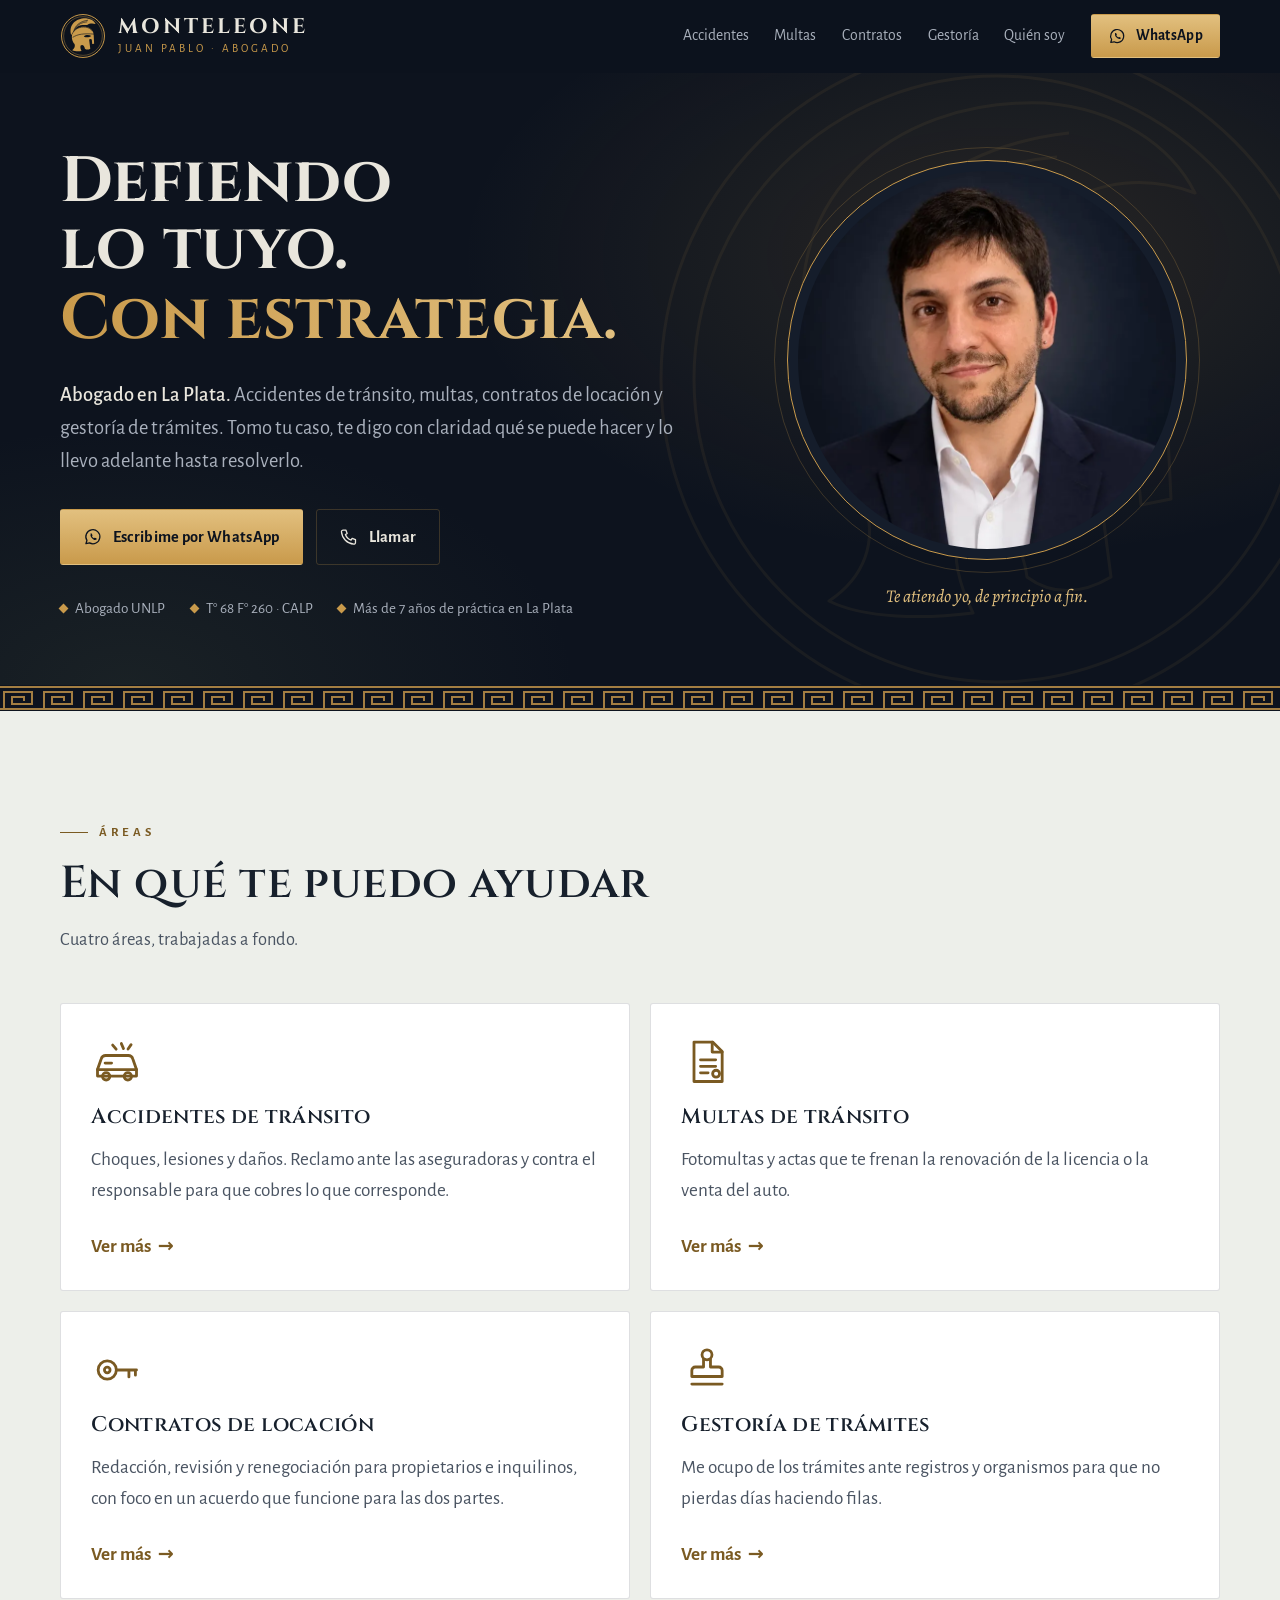
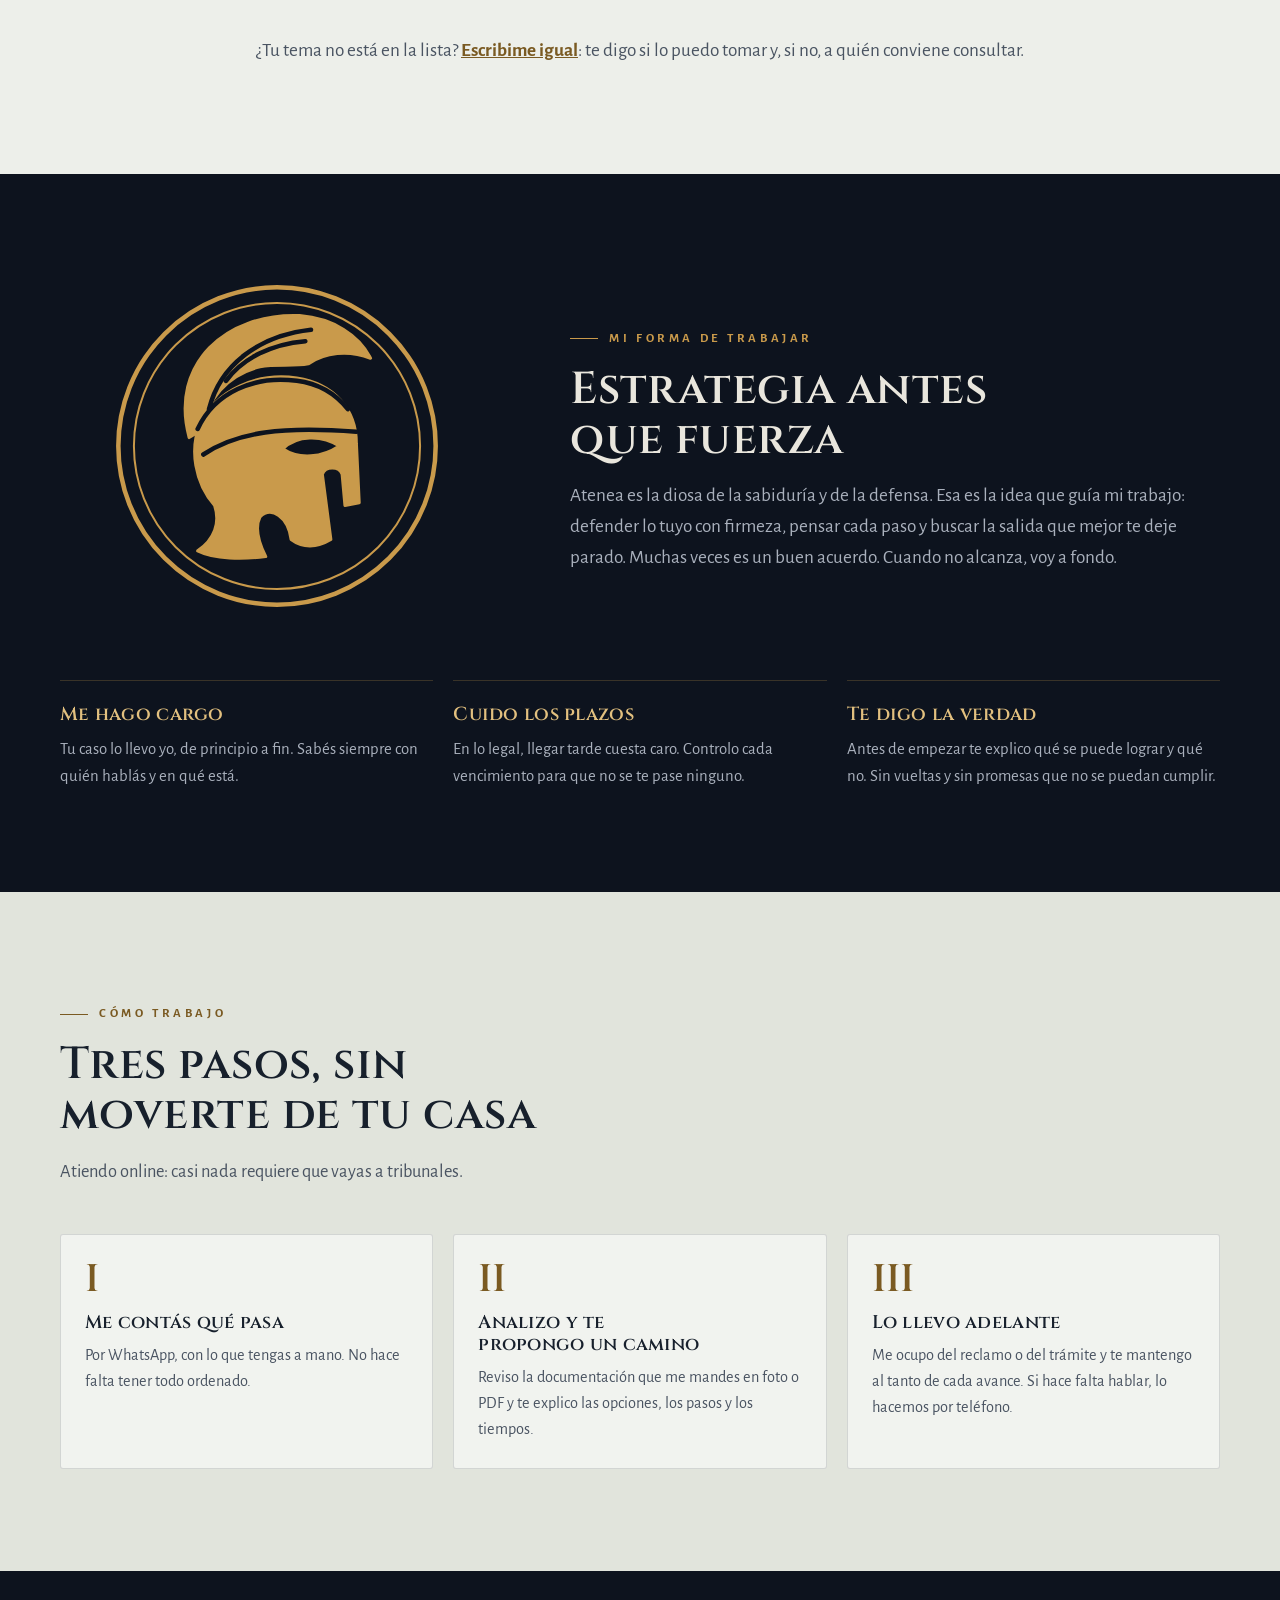
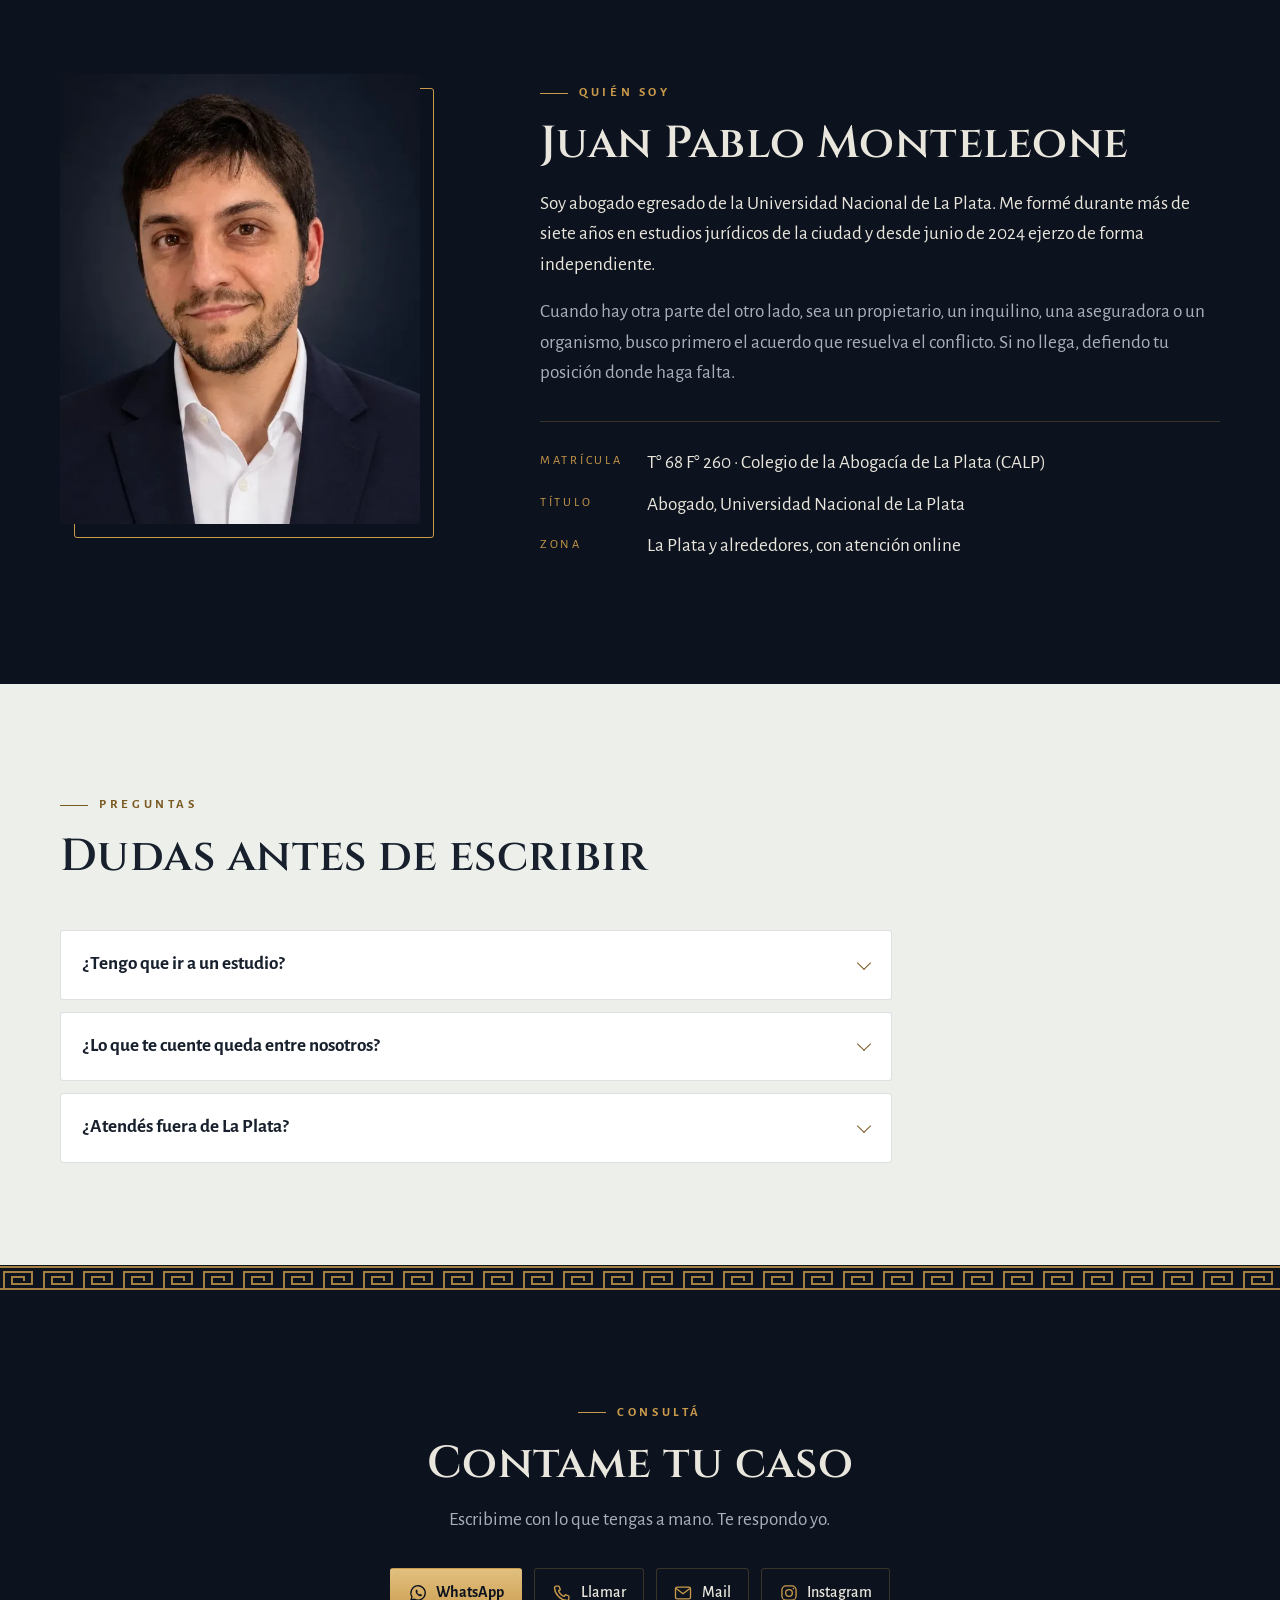
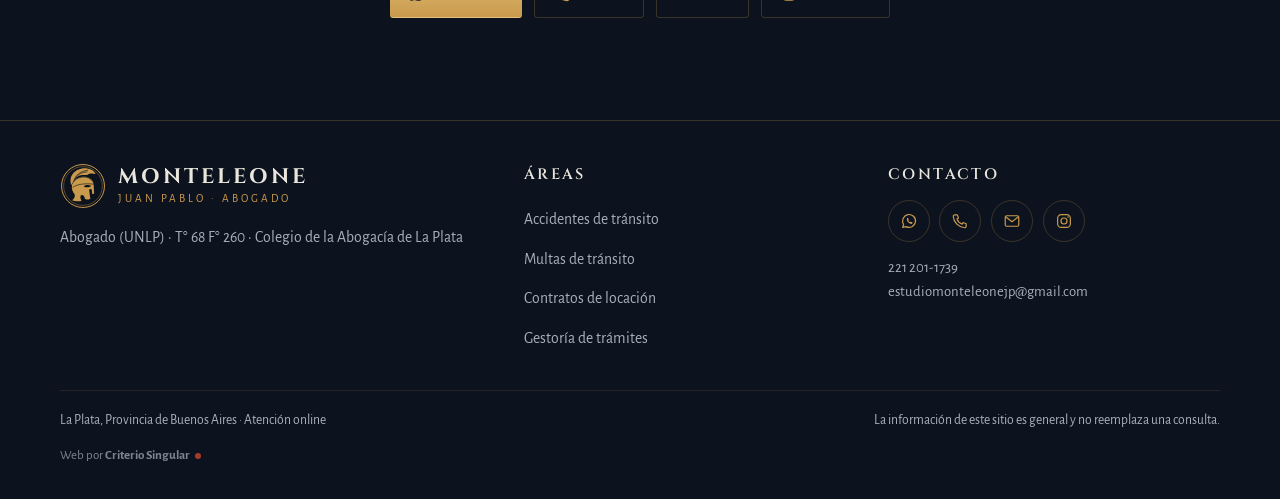
<file: index.html>
<!doctype html>
<html lang="es-AR">
<head>
<meta charset="utf-8">
<!-- BORRADOR: sacar la línea de abajo cuando Juan Pablo apruebe la publicación (en TODAS las páginas) -->
<meta name="viewport" content="width=device-width, initial-scale=1, viewport-fit=cover">
<title>Juan Pablo Monteleone | Abogado en La Plata</title>
<meta name="description" content="Abogado en La Plata: accidentes de tránsito, multas, contratos de locación y gestoría de trámites. Tomo tu caso y lo llevo adelante hasta resolverlo. Atención online.">
<meta name="theme-color" content="#0D131E">
<link rel="icon" href="/assets/logo/favicon.svg" type="image/svg+xml">
<link rel="apple-touch-icon" href="/assets/logo/apple-touch-icon.png">
<link rel="preload" href="/assets/fonts/cinzel-latin-700-normal.woff2" as="font" type="font/woff2" crossorigin>
<link rel="stylesheet" href="/styles.css">
<link rel="canonical" href="https://juanpablomonteleone.com.ar/">
<meta property="og:type" content="website">
<meta property="og:locale" content="es_AR">
<meta property="og:site_name" content="Juan Pablo Monteleone, abogado">
<meta property="og:title" content="Juan Pablo Monteleone | Abogado en La Plata">
<meta property="og:description" content="Abogado en La Plata: accidentes de tránsito, multas, contratos de locación y gestoría de trámites. Tomo tu caso y lo llevo adelante hasta resolverlo. Atención online.">
<meta property="og:url" content="https://juanpablomonteleone.com.ar/">
<meta name="twitter:card" content="summary_large_image">
<meta property="og:image" content="https://juanpablomonteleone.com.ar/assets/og/home.jpg">
<script type="application/ld+json">{"@context": "https://schema.org", "@type": "LegalService", "name": "Juan Pablo Monteleone, abogado", "url": "https://juanpablomonteleone.com.ar/", "telephone": "+5492212011739", "email": "estudiomonteleonejp@gmail.com", "image": "https://juanpablomonteleone.com.ar/assets/foto-rect.webp", "areaServed": "La Plata, Provincia de Buenos Aires", "address": {"@type": "PostalAddress", "addressLocality": "La Plata", "addressRegion": "Buenos Aires", "addressCountry": "AR"}, "knowsAbout": ["Accidentes de tránsito", "Multas de tránsito", "Contratos de locación", "Gestoría de trámites"], "sameAs": ["https://www.instagram.com/monteleone.abogado/"]}</script>
</head>
<body>
<a class="saltar" href="#contenido">Saltar al contenido</a>
<header class="cabecera">
  <div class="contenedor">
    <a class="marca" href="/" aria-label="Juan Pablo Monteleone, abogado. Inicio">
      <svg viewBox="0 0 120 120" aria-hidden="true" ><g fill="none" style="stroke:var(--bronce)"><circle cx="60" cy="60" r="56" stroke-width="2.6"/><circle cx="60" cy="60" r="50.5" stroke-width="1"/></g><g transform="translate(-4 1)" style="fill:var(--bronce)"><path d="M33 56 C 26 30, 46 12, 72 13 C 84 14, 93 20, 97 28 C 89 25, 81 26, 75 30 C 70 31, 64 30, 58 31 C 46 34, 39 43, 38 53 Z"/><path fill-rule="evenodd" d="M36 96 C 42 92, 44 86, 42 80 C 35 72, 33 60, 37 51 C 43 39, 57 33, 71 35 C 84 37, 92 46, 92 58 L 93 79 L 88 80 L 87 69 C 86 66, 81 66, 80 69 L 83 92 C 78 95, 73 95, 69 92 C 68 84, 62 80, 58 84 C 56 88, 58 94, 60 98 C 52 99, 42 99, 36 96 Z M 66 60 C 71 55, 80 55, 86 59 C 80 63, 72 64, 66 60 Z"/></g><g transform="translate(-4 1)" fill="none" stroke-linecap="round" style="stroke:var(--noche)" stroke-width="1.6"><path d="M36 53 C 42 40, 56 34, 71 36 C 79 37, 85 41, 89 46"/><path d="M40 46 C 44 30, 58 20, 76 18"/><path d="M46 36 C 52 28, 62 23, 74 22"/><path d="M38 62 C 50 54, 66 52, 92 54"/></g></svg>
      <span class="marca-texto"><span class="marca-nombre">MONTELEONE</span><span class="marca-sub">Juan Pablo · Abogado</span></span>
    </a>
    <button class="menu-btn" type="button" aria-expanded="false" aria-controls="nav" aria-label="Abrir menú"><span></span><span></span><span></span></button>
    <nav class="nav" id="nav" aria-label="Principal">
      <a class="nav-link" href="/accidentes/">Accidentes</a><a class="nav-link" href="/multas/">Multas</a><a class="nav-link" href="/contratos/">Contratos</a><a class="nav-link" href="/gestoria/">Gestoría</a><a class="nav-link" href="/#quien-soy">Quién soy</a>
      <a class="btn btn-oro btn-chico" href="https://wa.me/5492212011739?text=Hola%20Juan%20Pablo%2C%20vi%20tu%20web%20y%20quiero%20hacerte%20una%20consulta." target="_blank" rel="noopener"><svg viewBox="0 0 24 24" aria-hidden="true" fill="none" stroke="currentColor" stroke-width="1.6" stroke-linejoin="round"><path d="M3.6 20.4l1.2-3.9A8.6 8.6 0 1 1 8 19.5z"/><path fill="currentColor" stroke="none" d="M9 8.6c.2-.5.6-.6.9-.6h.5c.2 0 .4.1.5.4l.7 1.6c.1.2 0 .5-.1.6l-.5.6c.6 1.1 1.4 1.9 2.5 2.5l.6-.5c.2-.2.4-.2.6-.1l1.6.7c.3.1.4.3.4.5v.5c0 .3-.1.7-.6.9-.7.3-1.9.4-3.7-.8-1.5-1-2.6-2.4-3-3.6-.4-1.3-.1-2.1.1-2.7z"/></svg>WhatsApp</a>
    </nav>
  </div>
</header>
<main id="contenido">
<section class="hero">
  <svg class="hero-marca-agua" viewBox="0 0 120 120" aria-hidden="true"><g fill="none" stroke="#C99A4B" stroke-width=".5" stroke-linejoin="round"><circle pathLength="1" cx="60" cy="60" r="56"/><circle pathLength="1" cx="60" cy="60" r="50.5"/><g transform="translate(-4 1)"><path pathLength="1" d="M33 56 C 26 30, 46 12, 72 13 C 84 14, 93 20, 97 28 C 89 25, 81 26, 75 30 C 70 31, 64 30, 58 31 C 46 34, 39 43, 38 53 Z"/><path pathLength="1" d="M36 96 C 42 92, 44 86, 42 80 C 35 72, 33 60, 37 51 C 43 39, 57 33, 71 35 C 84 37, 92 46, 92 58 L 93 79 L 88 80 L 87 69 C 86 66, 81 66, 80 69 L 83 92 C 78 95, 73 95, 69 92 C 68 84, 62 80, 58 84 C 56 88, 58 94, 60 98 C 52 99, 42 99, 36 96 Z"/><path pathLength="1" d="M 66 60 C 71 55, 80 55, 86 59 C 80 63, 72 64, 66 60 Z"/><path pathLength="1" d="M36 53 C 42 40, 56 34, 71 36 C 79 37, 85 41, 89 46"/><path pathLength="1" d="M40 46 C 44 30, 58 20, 76 18"/><path pathLength="1" d="M46 36 C 52 28, 62 23, 74 22"/><path pathLength="1" d="M38 62 C 50 54, 66 52, 92 54"/></g></g></svg>
  <div class="contenedor hero-grid">
    <div>
      <h1><span class="linea"><span>Defiendo lo tuyo.</span></span><span class="linea"><em>Con estrategia.</em></span></h1>
      <p class="hero-lead entrada d1"><strong>Abogado en La Plata.</strong> Accidentes de tránsito, multas, contratos de locación y gestoría de trámites. Tomo tu caso, te digo con claridad qué se puede hacer y lo llevo adelante hasta resolverlo.</p>
      <div class="hero-acciones entrada d2">
        <a class="btn btn-oro" href="https://wa.me/5492212011739?text=Hola%20Juan%20Pablo%2C%20vi%20tu%20web%20y%20quiero%20hacerte%20una%20consulta." target="_blank" rel="noopener"><svg viewBox="0 0 24 24" aria-hidden="true" fill="none" stroke="currentColor" stroke-width="1.6" stroke-linejoin="round"><path d="M3.6 20.4l1.2-3.9A8.6 8.6 0 1 1 8 19.5z"/><path fill="currentColor" stroke="none" d="M9 8.6c.2-.5.6-.6.9-.6h.5c.2 0 .4.1.5.4l.7 1.6c.1.2 0 .5-.1.6l-.5.6c.6 1.1 1.4 1.9 2.5 2.5l.6-.5c.2-.2.4-.2.6-.1l1.6.7c.3.1.4.3.4.5v.5c0 .3-.1.7-.6.9-.7.3-1.9.4-3.7-.8-1.5-1-2.6-2.4-3-3.6-.4-1.3-.1-2.1.1-2.7z"/></svg>Escribime por WhatsApp</a>
        <a class="btn btn-linea" href="tel:+5492212011739"><svg viewBox="0 0 24 24" aria-hidden="true" fill="none" stroke="currentColor" stroke-width="1.6" stroke-linejoin="round"><path d="M5 3.8h3.4l1.6 4.1-2.1 1.3a11 11 0 0 0 6.9 6.9l1.3-2.1 4.1 1.6V19a2 2 0 0 1-2.1 2A16.5 16.5 0 0 1 3 5.9a2 2 0 0 1 2-2.1z"/></svg>Llamar</a>
      </div>
      <ul class="credenciales entrada d3">
        <li>Abogado UNLP</li>
        <li>T° 68 F° 260 · CALP</li>
        <li>Más de 7 años de práctica en La Plata</li>
      </ul>
    </div>
    <figure class="retrato" style="margin:0">
      <div class="retrato-marco"><img src="/assets/foto-760.webp" srcset="/assets/foto-760.webp 760w, /assets/foto-rect.webp 1000w" sizes="(max-width: 600px) 78vw, 400px" alt="Juan Pablo Monteleone, abogado en La Plata" width="1000" height="1000" fetchpriority="high"></div>
      <figcaption class="retrato-pie entrada d3">Te atiendo yo, de principio a fin.</figcaption>
    </figure>
  </div>
</section>
<div class="meandro" aria-hidden="true"></div>

<section class="seccion claro" id="areas">
  <div class="contenedor">
    <div class="encabezado rv"><span class="rotulo">Áreas</span><h2>En qué te puedo ayudar</h2><p>Cuatro áreas, trabajadas a fondo.</p></div>
    <div class="areas" data-escalonar><a class="area" href="/accidentes/">
      <span class="area-ico"><svg viewBox="0 0 24 24" aria-hidden="true" fill="none" stroke="currentColor" stroke-width="1.3" stroke-linejoin="round" stroke-linecap="round"><path d="M3 15.5l1.7-4.9A2.2 2.2 0 0 1 6.8 9h10.4a2.2 2.2 0 0 1 2.1 1.6l1.7 4.9v3H3z"/><path d="M3 15.5h18M6.5 12.5h3"/><circle cx="7" cy="18.6" r="1.7"/><circle cx="17" cy="18.6" r="1.7"/><path d="M14 3.5l1 2.3M18.5 4l-1.4 2M10 4.2l1.6 1.9"/></svg></span>
      <h3>Accidentes de tránsito</h3>
      <p>Choques, lesiones y daños. Reclamo ante las aseguradoras y contra el responsable para que cobres lo que corresponde.</p>
      <span class="ver">Ver más <span aria-hidden="true">→</span></span>
    </a><a class="area" href="/multas/">
      <span class="area-ico"><svg viewBox="0 0 24 24" aria-hidden="true" fill="none" stroke="currentColor" stroke-width="1.3" stroke-linejoin="round" stroke-linecap="round"><path d="M6 2.8h8.6L19 7.2V21H6z"/><path d="M14.4 2.8v4.6H19M9 11h7M9 14h7M9 17h3.5"/><circle cx="16.2" cy="17.4" r="1.6"/></svg></span>
      <h3>Multas de tránsito</h3>
      <p>Fotomultas y actas que te frenan la renovación de la licencia o la venta del auto.</p>
      <span class="ver">Ver más <span aria-hidden="true">→</span></span>
    </a><a class="area" href="/contratos/">
      <span class="area-ico"><svg viewBox="0 0 24 24" aria-hidden="true" fill="none" stroke="currentColor" stroke-width="1.3" stroke-linejoin="round" stroke-linecap="round"><circle cx="7.5" cy="12" r="4.2"/><circle cx="7.5" cy="12" r="1.3"/><path d="M11.7 12H21M17.5 12v3.2M20.5 12v2.4"/></svg></span>
      <h3>Contratos de locación</h3>
      <p>Redacción, revisión y renegociación para propietarios e inquilinos, con foco en un acuerdo que funcione para las dos partes.</p>
      <span class="ver">Ver más <span aria-hidden="true">→</span></span>
    </a><a class="area" href="/gestoria/">
      <span class="area-ico"><svg viewBox="0 0 24 24" aria-hidden="true" fill="none" stroke="currentColor" stroke-width="1.3" stroke-linejoin="round" stroke-linecap="round"><circle cx="12" cy="5" r="2.3"/><path d="M10.4 7v3.6H6.6A1.6 1.6 0 0 0 5 12.2V15h14v-2.8a1.6 1.6 0 0 0-1.6-1.6h-3.8V7"/><path d="M5 18.5h14"/></svg></span>
      <h3>Gestoría de trámites</h3>
      <p>Me ocupo de los trámites ante registros y organismos para que no pierdas días haciendo filas.</p>
      <span class="ver">Ver más <span aria-hidden="true">→</span></span>
    </a></div>
    <p class="nota-centro rv">¿Tu tema no está en la lista? <a href="https://wa.me/5492212011739?text=Hola%20Juan%20Pablo%2C%20vi%20tu%20web%20y%20quiero%20consultarte%20por%20otro%20tema." target="_blank" rel="noopener">Escribime igual</a>: te digo si lo puedo tomar y, si no, a quién conviene consultar.</p>
  </div>
</section>

<section class="seccion atenea">
  <div class="contenedor">
    <div class="atenea-grid">
      <svg class="atenea-emblema" viewBox="0 0 120 120" aria-hidden="true"><g fill="none" stroke="currentColor"><circle pathLength="1" class="trazo" cx="60" cy="60" r="56" stroke-width="1.6"/><circle pathLength="1" class="trazo" cx="60" cy="60" r="50.5" stroke-width=".7"/><g transform="translate(-4 1)" stroke-width="1.1" stroke-linejoin="round"><path pathLength="1" class="trazo" d="M33 56 C 26 30, 46 12, 72 13 C 84 14, 93 20, 97 28 C 89 25, 81 26, 75 30 C 70 31, 64 30, 58 31 C 46 34, 39 43, 38 53 Z"/><path pathLength="1" class="trazo" d="M36 96 C 42 92, 44 86, 42 80 C 35 72, 33 60, 37 51 C 43 39, 57 33, 71 35 C 84 37, 92 46, 92 58 L 93 79 L 88 80 L 87 69 C 86 66, 81 66, 80 69 L 83 92 C 78 95, 73 95, 69 92 C 68 84, 62 80, 58 84 C 56 88, 58 94, 60 98 C 52 99, 42 99, 36 96 Z"/><path pathLength="1" class="trazo" d="M 66 60 C 71 55, 80 55, 86 59 C 80 63, 72 64, 66 60 Z"/></g></g><g class="relleno" transform="translate(-4 1)"><path fill="currentColor" d="M33 56 C 26 30, 46 12, 72 13 C 84 14, 93 20, 97 28 C 89 25, 81 26, 75 30 C 70 31, 64 30, 58 31 C 46 34, 39 43, 38 53 Z"/><path fill="currentColor" fill-rule="evenodd" d="M36 96 C 42 92, 44 86, 42 80 C 35 72, 33 60, 37 51 C 43 39, 57 33, 71 35 C 84 37, 92 46, 92 58 L 93 79 L 88 80 L 87 69 C 86 66, 81 66, 80 69 L 83 92 C 78 95, 73 95, 69 92 C 68 84, 62 80, 58 84 C 56 88, 58 94, 60 98 C 52 99, 42 99, 36 96 Z M 66 60 C 71 55, 80 55, 86 59 C 80 63, 72 64, 66 60 Z"/><g fill="none" stroke-linecap="round" stroke-width="1.6" style="stroke:var(--noche)"><path d="M36 53 C 42 40, 56 34, 71 36 C 79 37, 85 41, 89 46"/><path d="M40 46 C 44 30, 58 20, 76 18"/><path d="M46 36 C 52 28, 62 23, 74 22"/><path d="M38 62 C 50 54, 66 52, 92 54"/></g></g></svg>
      <div class="rv">
        <span class="rotulo">Mi forma de trabajar</span>
        <h2>Estrategia antes que fuerza</h2>
        <p class="texto">Atenea es la diosa de la sabiduría y de la defensa. Esa es la idea que guía mi trabajo: defender lo tuyo con firmeza, pensar cada paso y buscar la salida que mejor te deje parado. Muchas veces es un buen acuerdo. Cuando no alcanza, voy a fondo.</p>
      </div>
    </div>
    <div class="pilares" data-escalonar>
      <div class="pilar"><h3>Me hago cargo</h3><p>Tu caso lo llevo yo, de principio a fin. Sabés siempre con quién hablás y en qué está.</p></div>
      <div class="pilar"><h3>Cuido los plazos</h3><p>En lo legal, llegar tarde cuesta caro. Controlo cada vencimiento para que no se te pase ninguno.</p></div>
      <div class="pilar"><h3>Te digo la verdad</h3><p>Antes de empezar te explico qué se puede lograr y qué no. Sin vueltas y sin promesas que no se puedan cumplir.</p></div>
    </div>
  </div>
</section>

<section class="seccion claro alt">
  <div class="contenedor">
    <div class="encabezado rv"><span class="rotulo">Cómo trabajo</span><h2>Tres pasos, sin moverte de tu casa</h2><p>Atiendo online: casi nada requiere que vayas a tribunales.</p></div>
    <ol class="pasos" style="--n:3" data-escalonar><li class="paso"><span class="paso-num" aria-hidden="true">I</span><h3>Me contás qué pasa</h3><p>Por WhatsApp, con lo que tengas a mano. No hace falta tener todo ordenado.</p></li><li class="paso"><span class="paso-num" aria-hidden="true">II</span><h3>Analizo y te propongo un camino</h3><p>Reviso la documentación que me mandes en foto o PDF y te explico las opciones, los pasos y los tiempos.</p></li><li class="paso"><span class="paso-num" aria-hidden="true">III</span><h3>Lo llevo adelante</h3><p>Me ocupo del reclamo o del trámite y te mantengo al tanto de cada avance. Si hace falta hablar, lo hacemos por teléfono.</p></li></ol>
  </div>
</section>

<section class="seccion" id="quien-soy">
  <div class="contenedor quien-grid">
    <div class="quien-foto rv"><img src="/assets/foto-760.webp" srcset="/assets/foto-760.webp 760w, /assets/foto-rect.webp 1000w" sizes="(max-width: 600px) 90vw, 360px" alt="Retrato de Juan Pablo Monteleone" width="1000" height="1000" loading="lazy"></div>
    <div class="quien-texto rv" style="--d:.12s">
      <span class="rotulo">Quién soy</span>
      <h2>Juan Pablo Monteleone</h2>
      <p class="destacado" style="margin-top:1.2rem">Soy abogado egresado de la Universidad Nacional de La Plata. Me formé durante más de siete años en estudios jurídicos de la ciudad y desde junio de 2024 ejerzo de forma independiente.</p>
      <p>Cuando hay otra parte del otro lado, sea un propietario, un inquilino, una aseguradora o un organismo, busco primero el acuerdo que resuelva el conflicto. Si no llega, defiendo tu posición donde haga falta.</p>
      <dl class="datos">
        <dt>Matrícula</dt><dd>T° 68 F° 260 · Colegio de la Abogacía de La Plata (CALP)</dd>
        <dt>Título</dt><dd>Abogado, Universidad Nacional de La Plata</dd>
        <dt>Zona</dt><dd>La Plata y alrededores, con atención online</dd>
      </dl>
    </div>
  </div>
</section>

<section class="seccion claro">
  <div class="contenedor">
    <div class="encabezado rv"><span class="rotulo">Preguntas</span><h2>Dudas antes de escribir</h2></div>
    <div class="faq" data-escalonar><details><summary>¿Tengo que ir a un estudio?</summary><div class="resp"><p>No. Atiendo online: me escribís por WhatsApp, me mandás la documentación en foto o PDF y, si hace falta, hablamos por teléfono.</p></div></details><details><summary>¿Lo que te cuente queda entre nosotros?</summary><div class="resp"><p>Sí. Como abogado estoy obligado a guardar secreto profesional. Lo que me contás y los documentos que me mandás se usan solo para tu consulta.</p></div></details><details><summary>¿Atendés fuera de La Plata?</summary><div class="resp"><p>Trabajo principalmente en La Plata y alrededores. Como atiendo online, también puedo tomar consultas de otras ciudades de la Provincia. Si tu caso tramita en otra jurisdicción, te lo digo desde el principio.</p></div></details></div>
  </div>
</section>

<div class="meandro" aria-hidden="true"></div>
<section class="seccion cta-final">
  <div class="contenedor rv">
    <span class="rotulo">Consultá</span>
    <h2>Contame tu caso</h2>
    <p>Escribime con lo que tengas a mano. Te respondo yo.</p>
    <div class="contacto-iconos"><a class="ico-btn principal" href="https://wa.me/5492212011739?text=Hola%20Juan%20Pablo%2C%20vi%20tu%20web%20y%20quiero%20hacerte%20una%20consulta." target="_blank" rel="noopener"><svg viewBox="0 0 24 24" aria-hidden="true" fill="none" stroke="currentColor" stroke-width="1.6" stroke-linejoin="round"><path d="M3.6 20.4l1.2-3.9A8.6 8.6 0 1 1 8 19.5z"/><path fill="currentColor" stroke="none" d="M9 8.6c.2-.5.6-.6.9-.6h.5c.2 0 .4.1.5.4l.7 1.6c.1.2 0 .5-.1.6l-.5.6c.6 1.1 1.4 1.9 2.5 2.5l.6-.5c.2-.2.4-.2.6-.1l1.6.7c.3.1.4.3.4.5v.5c0 .3-.1.7-.6.9-.7.3-1.9.4-3.7-.8-1.5-1-2.6-2.4-3-3.6-.4-1.3-.1-2.1.1-2.7z"/></svg><span>WhatsApp</span></a><a class="ico-btn" href="tel:+5492212011739" title="221 201-1739"><svg viewBox="0 0 24 24" aria-hidden="true" fill="none" stroke="currentColor" stroke-width="1.6" stroke-linejoin="round"><path d="M5 3.8h3.4l1.6 4.1-2.1 1.3a11 11 0 0 0 6.9 6.9l1.3-2.1 4.1 1.6V19a2 2 0 0 1-2.1 2A16.5 16.5 0 0 1 3 5.9a2 2 0 0 1 2-2.1z"/></svg><span>Llamar</span></a><a class="ico-btn" href="mailto:estudiomonteleonejp@gmail.com" title="estudiomonteleonejp@gmail.com"><svg viewBox="0 0 24 24" aria-hidden="true" fill="none" stroke="currentColor" stroke-width="1.6" stroke-linejoin="round"><rect x="3" y="5" width="18" height="14" rx="2"/><path d="M3.8 6.6 12 13l8.2-6.4"/></svg><span>Mail</span></a><a class="ico-btn" href="https://www.instagram.com/monteleone.abogado/" target="_blank" rel="noopener" title="@monteleone.abogado"><svg viewBox="0 0 24 24" aria-hidden="true" fill="none" stroke="currentColor" stroke-width="1.6"><rect x="3.5" y="3.5" width="17" height="17" rx="5"/><circle cx="12" cy="12" r="4"/><circle cx="17.3" cy="6.7" r="1" fill="currentColor" stroke="none"/></svg><span>Instagram</span></a></div>
  </div>
</section>
</main>
<footer class="pie">
  <div class="contenedor">
    <div class="pie-grid">
      <div>
        <a class="marca" href="/" aria-label="Inicio"><svg viewBox="0 0 120 120" aria-hidden="true" ><g fill="none" style="stroke:var(--bronce)"><circle cx="60" cy="60" r="56" stroke-width="2.6"/><circle cx="60" cy="60" r="50.5" stroke-width="1"/></g><g transform="translate(-4 1)" style="fill:var(--bronce)"><path d="M33 56 C 26 30, 46 12, 72 13 C 84 14, 93 20, 97 28 C 89 25, 81 26, 75 30 C 70 31, 64 30, 58 31 C 46 34, 39 43, 38 53 Z"/><path fill-rule="evenodd" d="M36 96 C 42 92, 44 86, 42 80 C 35 72, 33 60, 37 51 C 43 39, 57 33, 71 35 C 84 37, 92 46, 92 58 L 93 79 L 88 80 L 87 69 C 86 66, 81 66, 80 69 L 83 92 C 78 95, 73 95, 69 92 C 68 84, 62 80, 58 84 C 56 88, 58 94, 60 98 C 52 99, 42 99, 36 96 Z M 66 60 C 71 55, 80 55, 86 59 C 80 63, 72 64, 66 60 Z"/></g><g transform="translate(-4 1)" fill="none" stroke-linecap="round" style="stroke:var(--noche)" stroke-width="1.6"><path d="M36 53 C 42 40, 56 34, 71 36 C 79 37, 85 41, 89 46"/><path d="M40 46 C 44 30, 58 20, 76 18"/><path d="M46 36 C 52 28, 62 23, 74 22"/><path d="M38 62 C 50 54, 66 52, 92 54"/></g></svg><span class="marca-texto"><span class="marca-nombre">MONTELEONE</span><span class="marca-sub">Juan Pablo · Abogado</span></span></a>
        <p class="matricula">Abogado (UNLP) · T° 68 F° 260 · Colegio de la Abogacía de La Plata</p>
      </div>
      <div>
        <h4>ÁREAS</h4>
        <ul><li><a href="/accidentes/">Accidentes de tránsito</a></li><li><a href="/multas/">Multas de tránsito</a></li><li><a href="/contratos/">Contratos de locación</a></li><li><a href="/gestoria/">Gestoría de trámites</a></li></ul>
      </div>
      <div>
        <h4>CONTACTO</h4>
        <div class="pie-iconos">
          <a href="https://wa.me/5492212011739?text=Hola%20Juan%20Pablo%2C%20vi%20tu%20web%20y%20quiero%20hacerte%20una%20consulta." target="_blank" rel="noopener" aria-label="WhatsApp"><svg viewBox="0 0 24 24" aria-hidden="true" fill="none" stroke="currentColor" stroke-width="1.6" stroke-linejoin="round"><path d="M3.6 20.4l1.2-3.9A8.6 8.6 0 1 1 8 19.5z"/><path fill="currentColor" stroke="none" d="M9 8.6c.2-.5.6-.6.9-.6h.5c.2 0 .4.1.5.4l.7 1.6c.1.2 0 .5-.1.6l-.5.6c.6 1.1 1.4 1.9 2.5 2.5l.6-.5c.2-.2.4-.2.6-.1l1.6.7c.3.1.4.3.4.5v.5c0 .3-.1.7-.6.9-.7.3-1.9.4-3.7-.8-1.5-1-2.6-2.4-3-3.6-.4-1.3-.1-2.1.1-2.7z"/></svg></a>
          <a href="tel:+5492212011739" aria-label="Llamar al 221 201-1739"><svg viewBox="0 0 24 24" aria-hidden="true" fill="none" stroke="currentColor" stroke-width="1.6" stroke-linejoin="round"><path d="M5 3.8h3.4l1.6 4.1-2.1 1.3a11 11 0 0 0 6.9 6.9l1.3-2.1 4.1 1.6V19a2 2 0 0 1-2.1 2A16.5 16.5 0 0 1 3 5.9a2 2 0 0 1 2-2.1z"/></svg></a>
          <a href="mailto:estudiomonteleonejp@gmail.com" aria-label="Enviar un mail"><svg viewBox="0 0 24 24" aria-hidden="true" fill="none" stroke="currentColor" stroke-width="1.6" stroke-linejoin="round"><rect x="3" y="5" width="18" height="14" rx="2"/><path d="M3.8 6.6 12 13l8.2-6.4"/></svg></a>
          <a href="https://www.instagram.com/monteleone.abogado/" target="_blank" rel="noopener" aria-label="Instagram"><svg viewBox="0 0 24 24" aria-hidden="true" fill="none" stroke="currentColor" stroke-width="1.6"><rect x="3.5" y="3.5" width="17" height="17" rx="5"/><circle cx="12" cy="12" r="4"/><circle cx="17.3" cy="6.7" r="1" fill="currentColor" stroke="none"/></svg></a>
        </div>
        <p class="pie-datos">221 201-1739<br>estudiomonteleonejp@gmail.com</p>
      </div>
    </div>
    <div class="pie-legal">
      <span>La Plata, Provincia de Buenos Aires · Atención online</span>
      <span>La información de este sitio es general y no reemplaza una consulta.</span>
    </div>
    <p class="cs-credito" style="margin:0;padding:14px 0 0;text-align:left;font-size:13px;opacity:.72"><a href="https://criteriosingular.com.ar/?ref=monteleone" style="color:inherit;text-decoration:none">Web por <b style="font-weight:700">Criterio Singular</b><span aria-hidden="true" style="display:inline-block;width:6px;height:6px;border-radius:50%;background:#e5482d;margin-left:5px;vertical-align:middle"></span></a></p>
  </div>
</footer>
<a class="wa-fijo" data-wa-fijo href="https://wa.me/5492212011739?text=Hola%20Juan%20Pablo%2C%20vi%20tu%20web%20y%20quiero%20hacerte%20una%20consulta." target="_blank" rel="noopener" aria-label="Escribir a Juan Pablo por WhatsApp"><svg class="wa-ico" viewBox="0 0 24 24" aria-hidden="true" fill="none" stroke="currentColor" stroke-width="1.6" stroke-linejoin="round"><path d="M3.6 20.4l1.2-3.9A8.6 8.6 0 1 1 8 19.5z"/><path fill="currentColor" stroke="none" d="M9 8.6c.2-.5.6-.6.9-.6h.5c.2 0 .4.1.5.4l.7 1.6c.1.2 0 .5-.1.6l-.5.6c.6 1.1 1.4 1.9 2.5 2.5l.6-.5c.2-.2.4-.2.6-.1l1.6.7c.3.1.4.3.4.5v.5c0 .3-.1.7-.6.9-.7.3-1.9.4-3.7-.8-1.5-1-2.6-2.4-3-3.6-.4-1.3-.1-2.1.1-2.7z"/></svg>Escribime por WhatsApp</a>
<script src="/main.js"></script>
</body>
</html>
</file>
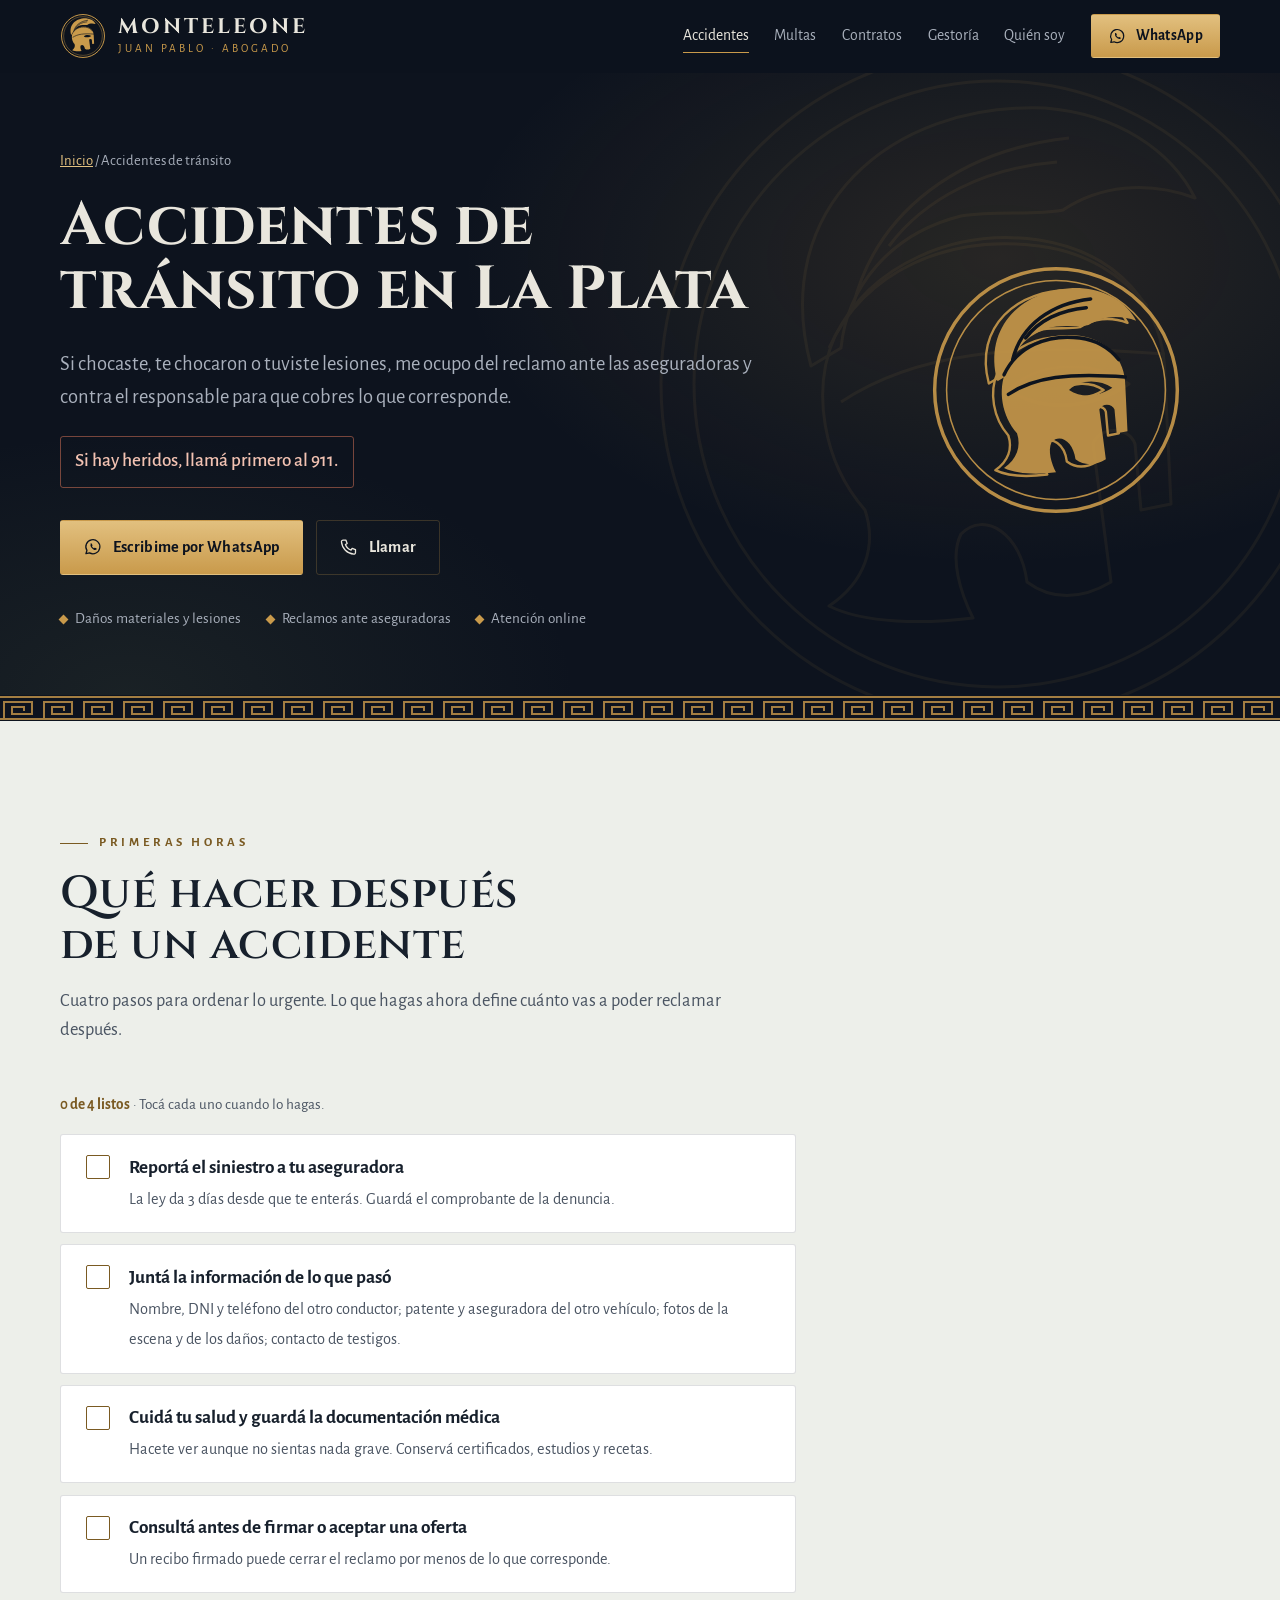
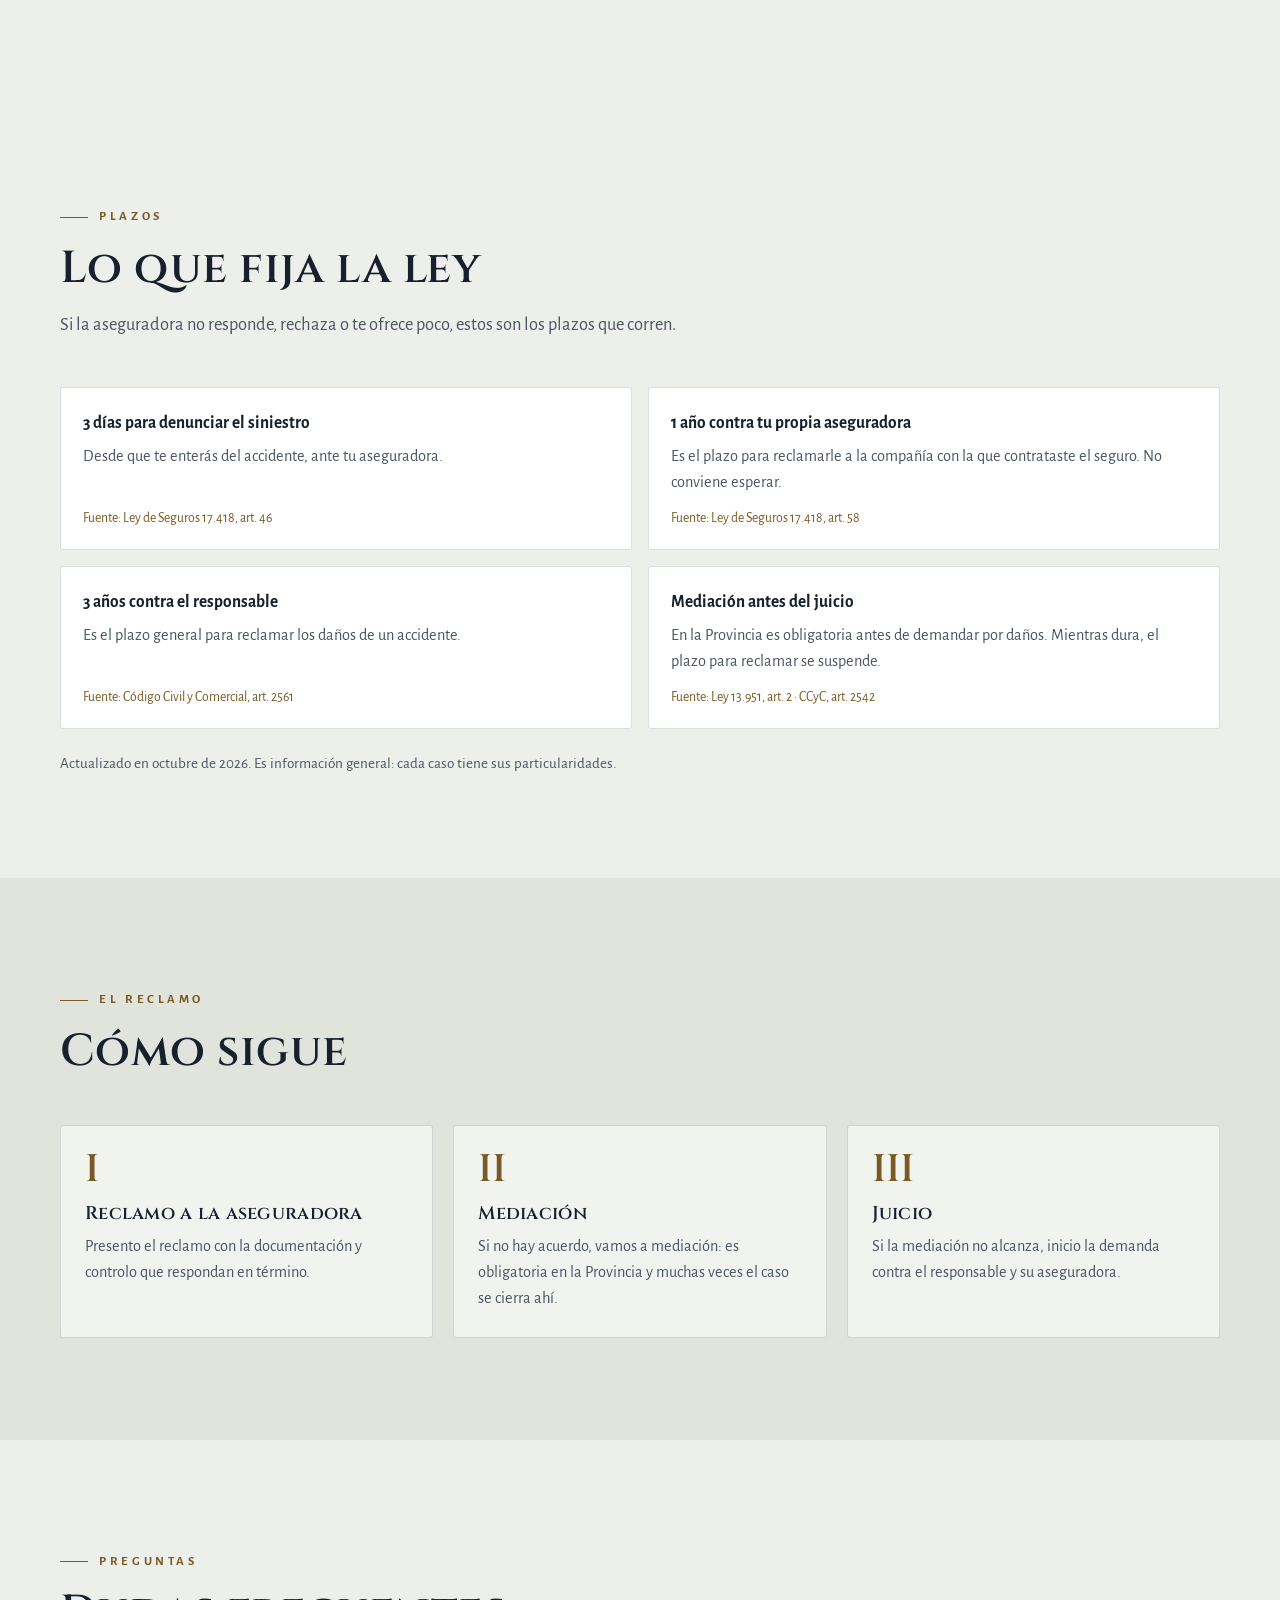
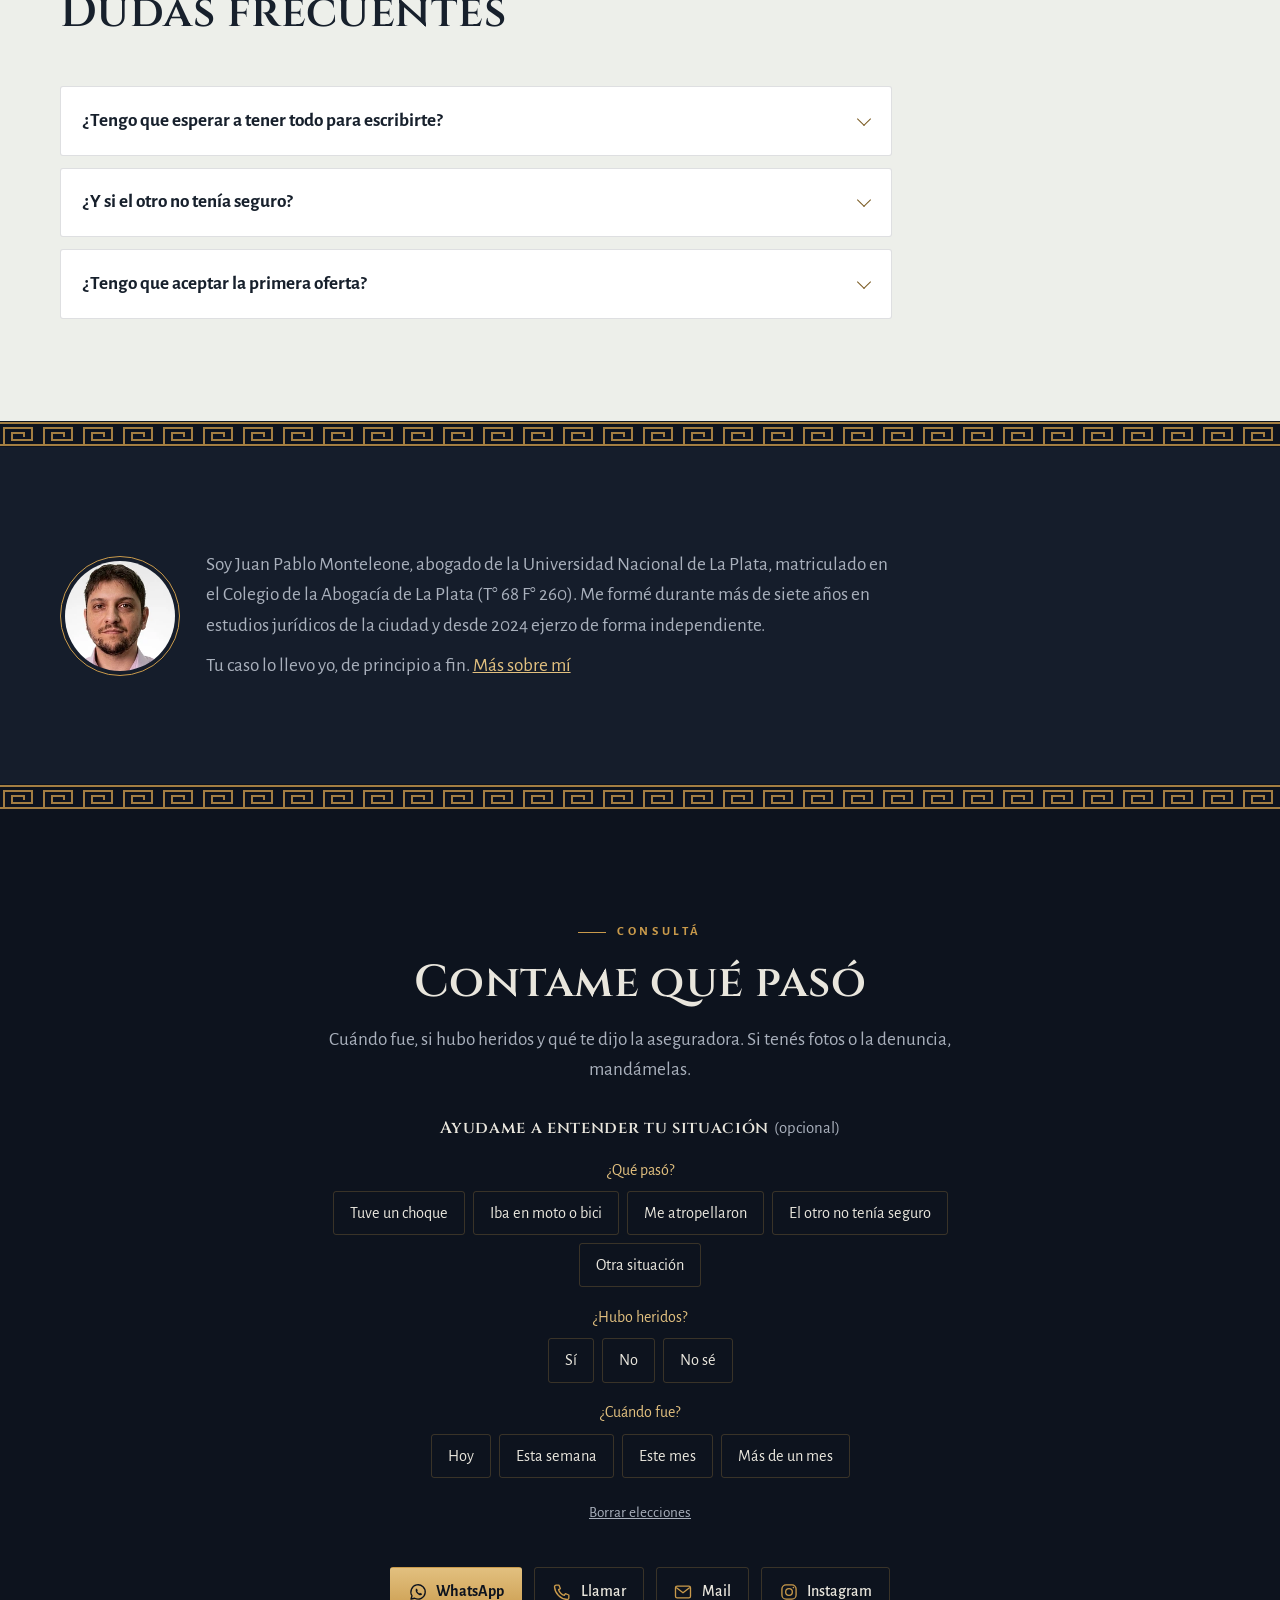
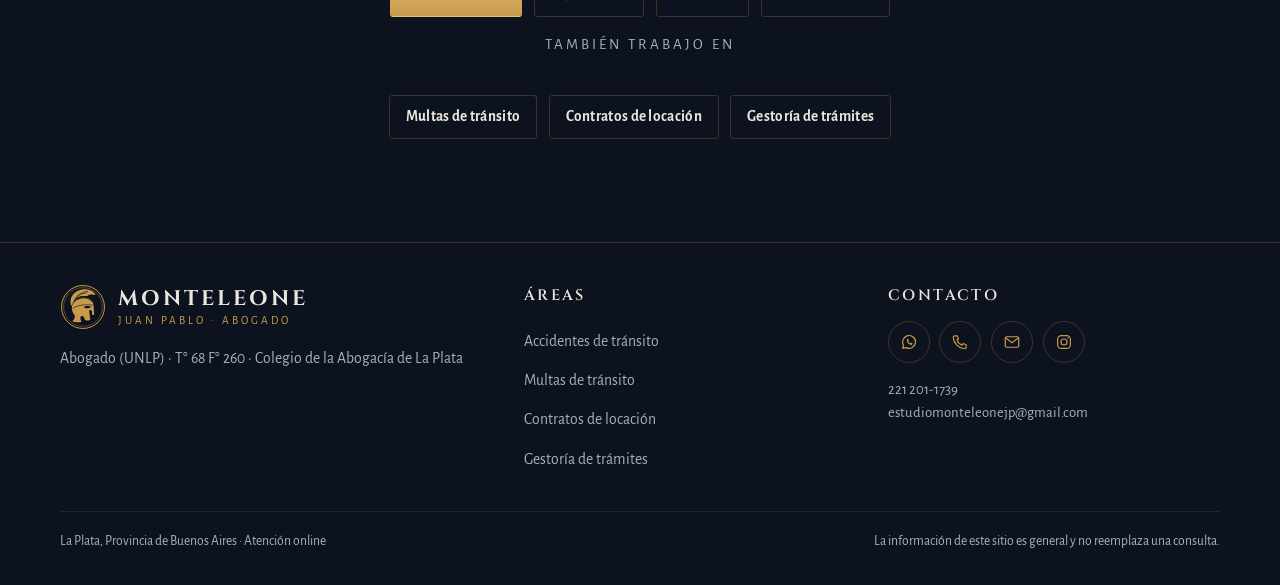
<file: accidentes/index.html>
<!doctype html>
<html lang="es-AR">
<head>
<meta charset="utf-8">
<!-- BORRADOR: sacar la línea de abajo cuando Juan Pablo apruebe la publicación (en TODAS las páginas) -->
<meta name="viewport" content="width=device-width, initial-scale=1, viewport-fit=cover">
<title>Abogado de accidentes de tránsito en La Plata | Monteleone</title>
<meta name="description" content="Reclamos por choques, lesiones y daños ante aseguradoras en La Plata. Qué hacer después de un accidente y qué plazos fija la ley.">
<meta name="theme-color" content="#0D131E">
<link rel="icon" href="/assets/logo/favicon.svg" type="image/svg+xml">
<link rel="apple-touch-icon" href="/assets/logo/apple-touch-icon.png">
<link rel="preload" href="/assets/fonts/cinzel-latin-700-normal.woff2" as="font" type="font/woff2" crossorigin>
<link rel="stylesheet" href="/styles.css">
<link rel="canonical" href="https://juanpablomonteleone.com.ar/accidentes/">
<meta property="og:type" content="website">
<meta property="og:locale" content="es_AR">
<meta property="og:site_name" content="Juan Pablo Monteleone, abogado">
<meta property="og:title" content="Abogado de accidentes de tránsito en La Plata | Monteleone">
<meta property="og:description" content="Reclamos por choques, lesiones y daños ante aseguradoras en La Plata. Qué hacer después de un accidente y qué plazos fija la ley.">
<meta property="og:url" content="https://juanpablomonteleone.com.ar/accidentes/">
<meta name="twitter:card" content="summary_large_image">
<meta property="og:image" content="https://juanpablomonteleone.com.ar/assets/og/home.jpg">
<script type="application/ld+json">{"@context": "https://schema.org", "@type": "LegalService", "name": "Juan Pablo Monteleone, abogado", "url": "https://juanpablomonteleone.com.ar/", "telephone": "+5492212011739", "email": "estudiomonteleonejp@gmail.com", "image": "https://juanpablomonteleone.com.ar/assets/foto-rect.webp", "areaServed": "La Plata, Provincia de Buenos Aires", "address": {"@type": "PostalAddress", "addressLocality": "La Plata", "addressRegion": "Buenos Aires", "addressCountry": "AR"}, "knowsAbout": ["Accidentes de tránsito", "Multas de tránsito", "Contratos de locación", "Gestoría de trámites"], "sameAs": ["https://www.instagram.com/monteleone.abogado/"]}</script>
</head>
<body>
<a class="saltar" href="#contenido">Saltar al contenido</a>
<header class="cabecera">
  <div class="contenedor">
    <a class="marca" href="/" aria-label="Juan Pablo Monteleone, abogado. Inicio">
      <svg viewBox="0 0 120 120" aria-hidden="true" ><g fill="none" style="stroke:var(--bronce)"><circle cx="60" cy="60" r="56" stroke-width="2.6"/><circle cx="60" cy="60" r="50.5" stroke-width="1"/></g><g transform="translate(-4 1)" style="fill:var(--bronce)"><path d="M33 56 C 26 30, 46 12, 72 13 C 84 14, 93 20, 97 28 C 89 25, 81 26, 75 30 C 70 31, 64 30, 58 31 C 46 34, 39 43, 38 53 Z"/><path fill-rule="evenodd" d="M36 96 C 42 92, 44 86, 42 80 C 35 72, 33 60, 37 51 C 43 39, 57 33, 71 35 C 84 37, 92 46, 92 58 L 93 79 L 88 80 L 87 69 C 86 66, 81 66, 80 69 L 83 92 C 78 95, 73 95, 69 92 C 68 84, 62 80, 58 84 C 56 88, 58 94, 60 98 C 52 99, 42 99, 36 96 Z M 66 60 C 71 55, 80 55, 86 59 C 80 63, 72 64, 66 60 Z"/></g><g transform="translate(-4 1)" fill="none" stroke-linecap="round" style="stroke:var(--noche)" stroke-width="1.6"><path d="M36 53 C 42 40, 56 34, 71 36 C 79 37, 85 41, 89 46"/><path d="M40 46 C 44 30, 58 20, 76 18"/><path d="M46 36 C 52 28, 62 23, 74 22"/><path d="M38 62 C 50 54, 66 52, 92 54"/></g></svg>
      <span class="marca-texto"><span class="marca-nombre">MONTELEONE</span><span class="marca-sub">Juan Pablo · Abogado</span></span>
    </a>
    <button class="menu-btn" type="button" aria-expanded="false" aria-controls="nav" aria-label="Abrir menú"><span></span><span></span><span></span></button>
    <nav class="nav" id="nav" aria-label="Principal">
      <a class="nav-link" href="/accidentes/" aria-current="page">Accidentes</a><a class="nav-link" href="/multas/">Multas</a><a class="nav-link" href="/contratos/">Contratos</a><a class="nav-link" href="/gestoria/">Gestoría</a><a class="nav-link" href="/#quien-soy">Quién soy</a>
      <a class="btn btn-oro btn-chico" href="https://wa.me/5492212011739?text=Hola%20Juan%20Pablo%2C%20vi%20tu%20web%20y%20quiero%20hacerte%20una%20consulta." target="_blank" rel="noopener"><svg viewBox="0 0 24 24" aria-hidden="true" fill="none" stroke="currentColor" stroke-width="1.6" stroke-linejoin="round"><path d="M3.6 20.4l1.2-3.9A8.6 8.6 0 1 1 8 19.5z"/><path fill="currentColor" stroke="none" d="M9 8.6c.2-.5.6-.6.9-.6h.5c.2 0 .4.1.5.4l.7 1.6c.1.2 0 .5-.1.6l-.5.6c.6 1.1 1.4 1.9 2.5 2.5l.6-.5c.2-.2.4-.2.6-.1l1.6.7c.3.1.4.3.4.5v.5c0 .3-.1.7-.6.9-.7.3-1.9.4-3.7-.8-1.5-1-2.6-2.4-3-3.6-.4-1.3-.1-2.1.1-2.7z"/></svg>WhatsApp</a>
    </nav>
  </div>
</header>
<main id="contenido">
<section class="hero hero-area">
  <svg class="hero-marca-agua" viewBox="0 0 120 120" aria-hidden="true"><g fill="none" stroke="#C99A4B" stroke-width=".5" stroke-linejoin="round"><circle pathLength="1" cx="60" cy="60" r="56"/><circle pathLength="1" cx="60" cy="60" r="50.5"/><g transform="translate(-4 1)"><path pathLength="1" d="M33 56 C 26 30, 46 12, 72 13 C 84 14, 93 20, 97 28 C 89 25, 81 26, 75 30 C 70 31, 64 30, 58 31 C 46 34, 39 43, 38 53 Z"/><path pathLength="1" d="M36 96 C 42 92, 44 86, 42 80 C 35 72, 33 60, 37 51 C 43 39, 57 33, 71 35 C 84 37, 92 46, 92 58 L 93 79 L 88 80 L 87 69 C 86 66, 81 66, 80 69 L 83 92 C 78 95, 73 95, 69 92 C 68 84, 62 80, 58 84 C 56 88, 58 94, 60 98 C 52 99, 42 99, 36 96 Z"/><path pathLength="1" d="M 66 60 C 71 55, 80 55, 86 59 C 80 63, 72 64, 66 60 Z"/><path pathLength="1" d="M36 53 C 42 40, 56 34, 71 36 C 79 37, 85 41, 89 46"/><path pathLength="1" d="M40 46 C 44 30, 58 20, 76 18"/><path pathLength="1" d="M46 36 C 52 28, 62 23, 74 22"/><path pathLength="1" d="M38 62 C 50 54, 66 52, 92 54"/></g></g></svg>
  <div class="contenedor hero-grid">
    <div>
      <p class="migas entrada"><a href="/">Inicio</a> / Accidentes de tránsito</p>
      <h1><span class="linea"><span>Accidentes de tránsito en La Plata</span></span></h1>
      <p class="hero-lead entrada d1">Si chocaste, te chocaron o tuviste lesiones, me ocupo del reclamo ante las aseguradoras y contra el responsable para que cobres lo que corresponde.</p>
      <p class="alerta entrada d1">Si hay heridos, llamá primero al 911.</p>
      <div class="hero-acciones entrada d2">
        <a class="btn btn-oro" href="https://wa.me/5492212011739?text=Hola%20Juan%20Pablo%2C%20tuve%20un%20accidente%20de%20tr%C3%A1nsito.%20Quiero%20consultar%20por%20el%20reclamo." data-wa-acc target="_blank" rel="noopener"><svg viewBox="0 0 24 24" aria-hidden="true" fill="none" stroke="currentColor" stroke-width="1.6" stroke-linejoin="round"><path d="M3.6 20.4l1.2-3.9A8.6 8.6 0 1 1 8 19.5z"/><path fill="currentColor" stroke="none" d="M9 8.6c.2-.5.6-.6.9-.6h.5c.2 0 .4.1.5.4l.7 1.6c.1.2 0 .5-.1.6l-.5.6c.6 1.1 1.4 1.9 2.5 2.5l.6-.5c.2-.2.4-.2.6-.1l1.6.7c.3.1.4.3.4.5v.5c0 .3-.1.7-.6.9-.7.3-1.9.4-3.7-.8-1.5-1-2.6-2.4-3-3.6-.4-1.3-.1-2.1.1-2.7z"/></svg>Escribime por WhatsApp</a>
        <a class="btn btn-linea" href="tel:+5492212011739"><svg viewBox="0 0 24 24" aria-hidden="true" fill="none" stroke="currentColor" stroke-width="1.6" stroke-linejoin="round"><path d="M5 3.8h3.4l1.6 4.1-2.1 1.3a11 11 0 0 0 6.9 6.9l1.3-2.1 4.1 1.6V19a2 2 0 0 1-2.1 2A16.5 16.5 0 0 1 3 5.9a2 2 0 0 1 2-2.1z"/></svg>Llamar</a>
      </div>
      <ul class="credenciales entrada d3"><li>Daños materiales y lesiones</li><li>Reclamos ante aseguradoras</li><li>Atención online</li></ul>
    </div>
    <svg class="emblema-lateral" viewBox="0 0 120 120" aria-hidden="true"><g fill="none" stroke="currentColor"><circle pathLength="1" class="trazo" cx="60" cy="60" r="56" stroke-width="1.6"/><circle pathLength="1" class="trazo" cx="60" cy="60" r="50.5" stroke-width=".7"/><g transform="translate(-4 1)" stroke-width="1.1" stroke-linejoin="round"><path pathLength="1" class="trazo" d="M33 56 C 26 30, 46 12, 72 13 C 84 14, 93 20, 97 28 C 89 25, 81 26, 75 30 C 70 31, 64 30, 58 31 C 46 34, 39 43, 38 53 Z"/><path pathLength="1" class="trazo" d="M36 96 C 42 92, 44 86, 42 80 C 35 72, 33 60, 37 51 C 43 39, 57 33, 71 35 C 84 37, 92 46, 92 58 L 93 79 L 88 80 L 87 69 C 86 66, 81 66, 80 69 L 83 92 C 78 95, 73 95, 69 92 C 68 84, 62 80, 58 84 C 56 88, 58 94, 60 98 C 52 99, 42 99, 36 96 Z"/><path pathLength="1" class="trazo" d="M 66 60 C 71 55, 80 55, 86 59 C 80 63, 72 64, 66 60 Z"/></g></g><g class="relleno" transform="translate(-4 1)"><path fill="currentColor" d="M33 56 C 26 30, 46 12, 72 13 C 84 14, 93 20, 97 28 C 89 25, 81 26, 75 30 C 70 31, 64 30, 58 31 C 46 34, 39 43, 38 53 Z"/><path fill="currentColor" fill-rule="evenodd" d="M36 96 C 42 92, 44 86, 42 80 C 35 72, 33 60, 37 51 C 43 39, 57 33, 71 35 C 84 37, 92 46, 92 58 L 93 79 L 88 80 L 87 69 C 86 66, 81 66, 80 69 L 83 92 C 78 95, 73 95, 69 92 C 68 84, 62 80, 58 84 C 56 88, 58 94, 60 98 C 52 99, 42 99, 36 96 Z M 66 60 C 71 55, 80 55, 86 59 C 80 63, 72 64, 66 60 Z"/><g fill="none" stroke-linecap="round" stroke-width="1.6" style="stroke:var(--noche)"><path d="M36 53 C 42 40, 56 34, 71 36 C 79 37, 85 41, 89 46"/><path d="M40 46 C 44 30, 58 20, 76 18"/><path d="M46 36 C 52 28, 62 23, 74 22"/><path d="M38 62 C 50 54, 66 52, 92 54"/></g></g></svg>
  </div>
</section>
<div class="meandro" aria-hidden="true"></div>
<section class="seccion claro">
  <div class="contenedor">
    <div class="encabezado rv"><span class="rotulo">Primeras horas</span><h2>Qué hacer después de un accidente</h2><p>Cuatro pasos para ordenar lo urgente. Lo que hagas ahora define cuánto vas a poder reclamar después.</p></div>
    <div class="checklist" data-checklist><p class="check-cont"><b data-contador>0 de 4 listos</b> · Tocá cada uno cuando lo hagas.</p><label class="check" for="chk-acc-0"><input type="checkbox" id="chk-acc-0"><div><strong>Reportá el siniestro a tu aseguradora</strong><span>La ley da 3 días desde que te enterás. Guardá el comprobante de la denuncia.</span></div></label><label class="check" for="chk-acc-1"><input type="checkbox" id="chk-acc-1"><div><strong>Juntá la información de lo que pasó</strong><span>Nombre, DNI y teléfono del otro conductor; patente y aseguradora del otro vehículo; fotos de la escena y de los daños; contacto de testigos.</span></div></label><label class="check" for="chk-acc-2"><input type="checkbox" id="chk-acc-2"><div><strong>Cuidá tu salud y guardá la documentación médica</strong><span>Hacete ver aunque no sientas nada grave. Conservá certificados, estudios y recetas.</span></div></label><label class="check" for="chk-acc-3"><input type="checkbox" id="chk-acc-3"><div><strong>Consultá antes de firmar o aceptar una oferta</strong><span>Un recibo firmado puede cerrar el reclamo por menos de lo que corresponde.</span></div></label></div>
  </div>
</section>
<section class="seccion claro">
  <div class="contenedor">
    <div class="encabezado rv"><span class="rotulo">Plazos</span><h2>Lo que fija la ley</h2><p>Si la aseguradora no responde, rechaza o te ofrece poco, estos son los plazos que corren.</p></div>
    <ul class="ley" data-escalonar><li><strong>3 días para denunciar el siniestro</strong><span>Desde que te enterás del accidente, ante tu aseguradora.</span><small>Fuente: Ley de Seguros 17.418, art. 46</small></li><li><strong>1 año contra tu propia aseguradora</strong><span>Es el plazo para reclamarle a la compañía con la que contrataste el seguro. No conviene esperar.</span><small>Fuente: Ley de Seguros 17.418, art. 58</small></li><li><strong>3 años contra el responsable</strong><span>Es el plazo general para reclamar los daños de un accidente.</span><small>Fuente: Código Civil y Comercial, art. 2561</small></li><li><strong>Mediación antes del juicio</strong><span>En la Provincia es obligatoria antes de demandar por daños. Mientras dura, el plazo para reclamar se suspende.</span><small>Fuente: Ley 13.951, art. 2 · CCyC, art. 2542</small></li></ul>
    <p class="actualizado rv">Actualizado en octubre de 2026. Es información general: cada caso tiene sus particularidades.</p>
  </div>
</section>

<section class="seccion claro alt">
  <div class="contenedor">
    <div class="encabezado rv"><span class="rotulo">El reclamo</span><h2>Cómo sigue</h2></div>
    <ol class="pasos" style="--n:3" data-escalonar><li class="paso"><span class="paso-num" aria-hidden="true">I</span><h3>Reclamo a la aseguradora</h3><p>Presento el reclamo con la documentación y controlo que respondan en término.</p></li><li class="paso"><span class="paso-num" aria-hidden="true">II</span><h3>Mediación</h3><p>Si no hay acuerdo, vamos a mediación: es obligatoria en la Provincia y muchas veces el caso se cierra ahí.</p></li><li class="paso"><span class="paso-num" aria-hidden="true">III</span><h3>Juicio</h3><p>Si la mediación no alcanza, inicio la demanda contra el responsable y su aseguradora.</p></li></ol>
  </div>
</section>

<section class="seccion claro">
  <div class="contenedor">
    <div class="encabezado rv"><span class="rotulo">Preguntas</span><h2>Dudas frecuentes</h2></div>
    <div class="faq" data-escalonar><details><summary>¿Tengo que esperar a tener todo para escribirte?</summary><div class="resp"><p>No. Escribime apenas puedas, con lo que tengas. Algunos plazos son cortos y conviene empezar cuanto antes.</p></div></details><details><summary>¿Y si el otro no tenía seguro?</summary><div class="resp"><p>El reclamo se puede dirigir contra el conductor y contra el titular del vehículo. Conviene analizar el caso cuanto antes para elegir el mejor camino.</p></div></details><details><summary>¿Tengo que aceptar la primera oferta?</summary><div class="resp"><p>No. Antes de firmar un recibo o un acuerdo, consultá: puede cerrar el reclamo por un monto menor al que corresponde.</p></div></details></div>
  </div>
</section>
<div class="meandro" aria-hidden="true"></div>
<section class="seccion oscuro-2">
  <div class="contenedor">
    <div class="quien-corto rv">
      <img src="/assets/foto-avatar.webp" alt="Juan Pablo Monteleone" width="120" height="120" loading="lazy">
      <div>
        <p>Soy Juan Pablo Monteleone, abogado de la Universidad Nacional de La Plata, matriculado en el Colegio de la Abogacía de La Plata (T° 68 F° 260). Me formé durante más de siete años en estudios jurídicos de la ciudad y desde 2024 ejerzo de forma independiente.</p>
        <p>Tu caso lo llevo yo, de principio a fin. <a href="/#quien-soy">Más sobre mí</a></p>
      </div>
    </div>
  </div>
</section>
<div class="meandro invertido" aria-hidden="true"></div>
<section class="seccion cta-final">
  <div class="contenedor">
    <div class="rv">
      <span class="rotulo">Consultá</span>
      <h2>Contame qué pasó</h2>
      <p>Cuándo fue, si hubo heridos y qué te dijo la aseguradora. Si tenés fotos o la denuncia, mandámelas.</p>
            <form class="situacion" id="situacion" aria-labelledby="sit-titulo" onsubmit="return false">
        <h3 id="sit-titulo">Ayudame a entender tu situación <span>(opcional)</span></h3>
        <fieldset><legend>¿Qué pasó?</legend>
          <label class="chip"><input type="radio" name="que" value="choque"><span>Tuve un choque</span></label>
          <label class="chip"><input type="radio" name="que" value="moto"><span>Iba en moto o bici</span></label>
          <label class="chip"><input type="radio" name="que" value="atropello"><span>Me atropellaron</span></label>
          <label class="chip"><input type="radio" name="que" value="sinseguro"><span>El otro no tenía seguro</span></label>
          <label class="chip"><input type="radio" name="que" value="otra"><span>Otra situación</span></label>
        </fieldset>
        <fieldset><legend>¿Hubo heridos?</legend>
          <label class="chip"><input type="radio" name="her" value="si"><span>Sí</span></label>
          <label class="chip"><input type="radio" name="her" value="no"><span>No</span></label>
          <label class="chip"><input type="radio" name="her" value="nose"><span>No sé</span></label>
        </fieldset>
        <fieldset><legend>¿Cuándo fue?</legend>
          <label class="chip"><input type="radio" name="cua" value="hoy"><span>Hoy</span></label>
          <label class="chip"><input type="radio" name="cua" value="semana"><span>Esta semana</span></label>
          <label class="chip"><input type="radio" name="cua" value="mes"><span>Este mes</span></label>
          <label class="chip"><input type="radio" name="cua" value="mas"><span>Más de un mes</span></label>
        </fieldset>
        <p class="sit-msg" id="sit-msg" aria-live="polite" hidden></p>
        <button type="button" class="sit-borrar" id="sit-borrar" hidden>Borrar elecciones</button>
      </form>
      <div class="contacto-iconos"><a class="ico-btn principal" data-wa-acc href="https://wa.me/5492212011739?text=Hola%20Juan%20Pablo%2C%20tuve%20un%20accidente%20de%20tr%C3%A1nsito.%20Quiero%20consultar%20por%20el%20reclamo." target="_blank" rel="noopener"><svg viewBox="0 0 24 24" aria-hidden="true" fill="none" stroke="currentColor" stroke-width="1.6" stroke-linejoin="round"><path d="M3.6 20.4l1.2-3.9A8.6 8.6 0 1 1 8 19.5z"/><path fill="currentColor" stroke="none" d="M9 8.6c.2-.5.6-.6.9-.6h.5c.2 0 .4.1.5.4l.7 1.6c.1.2 0 .5-.1.6l-.5.6c.6 1.1 1.4 1.9 2.5 2.5l.6-.5c.2-.2.4-.2.6-.1l1.6.7c.3.1.4.3.4.5v.5c0 .3-.1.7-.6.9-.7.3-1.9.4-3.7-.8-1.5-1-2.6-2.4-3-3.6-.4-1.3-.1-2.1.1-2.7z"/></svg><span>WhatsApp</span></a><a class="ico-btn" href="tel:+5492212011739" title="221 201-1739"><svg viewBox="0 0 24 24" aria-hidden="true" fill="none" stroke="currentColor" stroke-width="1.6" stroke-linejoin="round"><path d="M5 3.8h3.4l1.6 4.1-2.1 1.3a11 11 0 0 0 6.9 6.9l1.3-2.1 4.1 1.6V19a2 2 0 0 1-2.1 2A16.5 16.5 0 0 1 3 5.9a2 2 0 0 1 2-2.1z"/></svg><span>Llamar</span></a><a class="ico-btn" href="mailto:estudiomonteleonejp@gmail.com" title="estudiomonteleonejp@gmail.com"><svg viewBox="0 0 24 24" aria-hidden="true" fill="none" stroke="currentColor" stroke-width="1.6" stroke-linejoin="round"><rect x="3" y="5" width="18" height="14" rx="2"/><path d="M3.8 6.6 12 13l8.2-6.4"/></svg><span>Mail</span></a><a class="ico-btn" href="https://www.instagram.com/monteleone.abogado/" target="_blank" rel="noopener" title="@monteleone.abogado"><svg viewBox="0 0 24 24" aria-hidden="true" fill="none" stroke="currentColor" stroke-width="1.6"><rect x="3.5" y="3.5" width="17" height="17" rx="5"/><circle cx="12" cy="12" r="4"/><circle cx="17.3" cy="6.7" r="1" fill="currentColor" stroke="none"/></svg><span>Instagram</span></a></div>
    </div>
    <p class="otras-rotulo rv">También trabajo en</p>
    <div class="otras rv"><a class="btn btn-linea btn-chico" href="/multas/">Multas de tránsito</a><a class="btn btn-linea btn-chico" href="/contratos/">Contratos de locación</a><a class="btn btn-linea btn-chico" href="/gestoria/">Gestoría de trámites</a></div>
  </div>
</section>
</main>
<footer class="pie">
  <div class="contenedor">
    <div class="pie-grid">
      <div>
        <a class="marca" href="/" aria-label="Inicio"><svg viewBox="0 0 120 120" aria-hidden="true" ><g fill="none" style="stroke:var(--bronce)"><circle cx="60" cy="60" r="56" stroke-width="2.6"/><circle cx="60" cy="60" r="50.5" stroke-width="1"/></g><g transform="translate(-4 1)" style="fill:var(--bronce)"><path d="M33 56 C 26 30, 46 12, 72 13 C 84 14, 93 20, 97 28 C 89 25, 81 26, 75 30 C 70 31, 64 30, 58 31 C 46 34, 39 43, 38 53 Z"/><path fill-rule="evenodd" d="M36 96 C 42 92, 44 86, 42 80 C 35 72, 33 60, 37 51 C 43 39, 57 33, 71 35 C 84 37, 92 46, 92 58 L 93 79 L 88 80 L 87 69 C 86 66, 81 66, 80 69 L 83 92 C 78 95, 73 95, 69 92 C 68 84, 62 80, 58 84 C 56 88, 58 94, 60 98 C 52 99, 42 99, 36 96 Z M 66 60 C 71 55, 80 55, 86 59 C 80 63, 72 64, 66 60 Z"/></g><g transform="translate(-4 1)" fill="none" stroke-linecap="round" style="stroke:var(--noche)" stroke-width="1.6"><path d="M36 53 C 42 40, 56 34, 71 36 C 79 37, 85 41, 89 46"/><path d="M40 46 C 44 30, 58 20, 76 18"/><path d="M46 36 C 52 28, 62 23, 74 22"/><path d="M38 62 C 50 54, 66 52, 92 54"/></g></svg><span class="marca-texto"><span class="marca-nombre">MONTELEONE</span><span class="marca-sub">Juan Pablo · Abogado</span></span></a>
        <p class="matricula">Abogado (UNLP) · T° 68 F° 260 · Colegio de la Abogacía de La Plata</p>
      </div>
      <div>
        <h4>ÁREAS</h4>
        <ul><li><a href="/accidentes/">Accidentes de tránsito</a></li><li><a href="/multas/">Multas de tránsito</a></li><li><a href="/contratos/">Contratos de locación</a></li><li><a href="/gestoria/">Gestoría de trámites</a></li></ul>
      </div>
      <div>
        <h4>CONTACTO</h4>
        <div class="pie-iconos">
          <a href="https://wa.me/5492212011739?text=Hola%20Juan%20Pablo%2C%20vi%20tu%20web%20y%20quiero%20hacerte%20una%20consulta." target="_blank" rel="noopener" aria-label="WhatsApp"><svg viewBox="0 0 24 24" aria-hidden="true" fill="none" stroke="currentColor" stroke-width="1.6" stroke-linejoin="round"><path d="M3.6 20.4l1.2-3.9A8.6 8.6 0 1 1 8 19.5z"/><path fill="currentColor" stroke="none" d="M9 8.6c.2-.5.6-.6.9-.6h.5c.2 0 .4.1.5.4l.7 1.6c.1.2 0 .5-.1.6l-.5.6c.6 1.1 1.4 1.9 2.5 2.5l.6-.5c.2-.2.4-.2.6-.1l1.6.7c.3.1.4.3.4.5v.5c0 .3-.1.7-.6.9-.7.3-1.9.4-3.7-.8-1.5-1-2.6-2.4-3-3.6-.4-1.3-.1-2.1.1-2.7z"/></svg></a>
          <a href="tel:+5492212011739" aria-label="Llamar al 221 201-1739"><svg viewBox="0 0 24 24" aria-hidden="true" fill="none" stroke="currentColor" stroke-width="1.6" stroke-linejoin="round"><path d="M5 3.8h3.4l1.6 4.1-2.1 1.3a11 11 0 0 0 6.9 6.9l1.3-2.1 4.1 1.6V19a2 2 0 0 1-2.1 2A16.5 16.5 0 0 1 3 5.9a2 2 0 0 1 2-2.1z"/></svg></a>
          <a href="mailto:estudiomonteleonejp@gmail.com" aria-label="Enviar un mail"><svg viewBox="0 0 24 24" aria-hidden="true" fill="none" stroke="currentColor" stroke-width="1.6" stroke-linejoin="round"><rect x="3" y="5" width="18" height="14" rx="2"/><path d="M3.8 6.6 12 13l8.2-6.4"/></svg></a>
          <a href="https://www.instagram.com/monteleone.abogado/" target="_blank" rel="noopener" aria-label="Instagram"><svg viewBox="0 0 24 24" aria-hidden="true" fill="none" stroke="currentColor" stroke-width="1.6"><rect x="3.5" y="3.5" width="17" height="17" rx="5"/><circle cx="12" cy="12" r="4"/><circle cx="17.3" cy="6.7" r="1" fill="currentColor" stroke="none"/></svg></a>
        </div>
        <p class="pie-datos">221 201-1739<br>estudiomonteleonejp@gmail.com</p>
      </div>
    </div>
    <div class="pie-legal">
      <span>La Plata, Provincia de Buenos Aires · Atención online</span>
      <span>La información de este sitio es general y no reemplaza una consulta.</span>
    </div>
  </div>
</footer>
<a class="wa-fijo" data-wa-fijo href="https://wa.me/5492212011739?text=Hola%20Juan%20Pablo%2C%20tuve%20un%20accidente%20de%20tr%C3%A1nsito.%20Quiero%20consultar%20por%20el%20reclamo." target="_blank" rel="noopener" data-wa-acc aria-label="Escribir a Juan Pablo por WhatsApp"><svg class="wa-ico" viewBox="0 0 24 24" aria-hidden="true" fill="none" stroke="currentColor" stroke-width="1.6" stroke-linejoin="round"><path d="M3.6 20.4l1.2-3.9A8.6 8.6 0 1 1 8 19.5z"/><path fill="currentColor" stroke="none" d="M9 8.6c.2-.5.6-.6.9-.6h.5c.2 0 .4.1.5.4l.7 1.6c.1.2 0 .5-.1.6l-.5.6c.6 1.1 1.4 1.9 2.5 2.5l.6-.5c.2-.2.4-.2.6-.1l1.6.7c.3.1.4.3.4.5v.5c0 .3-.1.7-.6.9-.7.3-1.9.4-3.7-.8-1.5-1-2.6-2.4-3-3.6-.4-1.3-.1-2.1.1-2.7z"/></svg>Escribime por WhatsApp</a>
<script src="/main.js"></script>
</body>
</html>
</file>
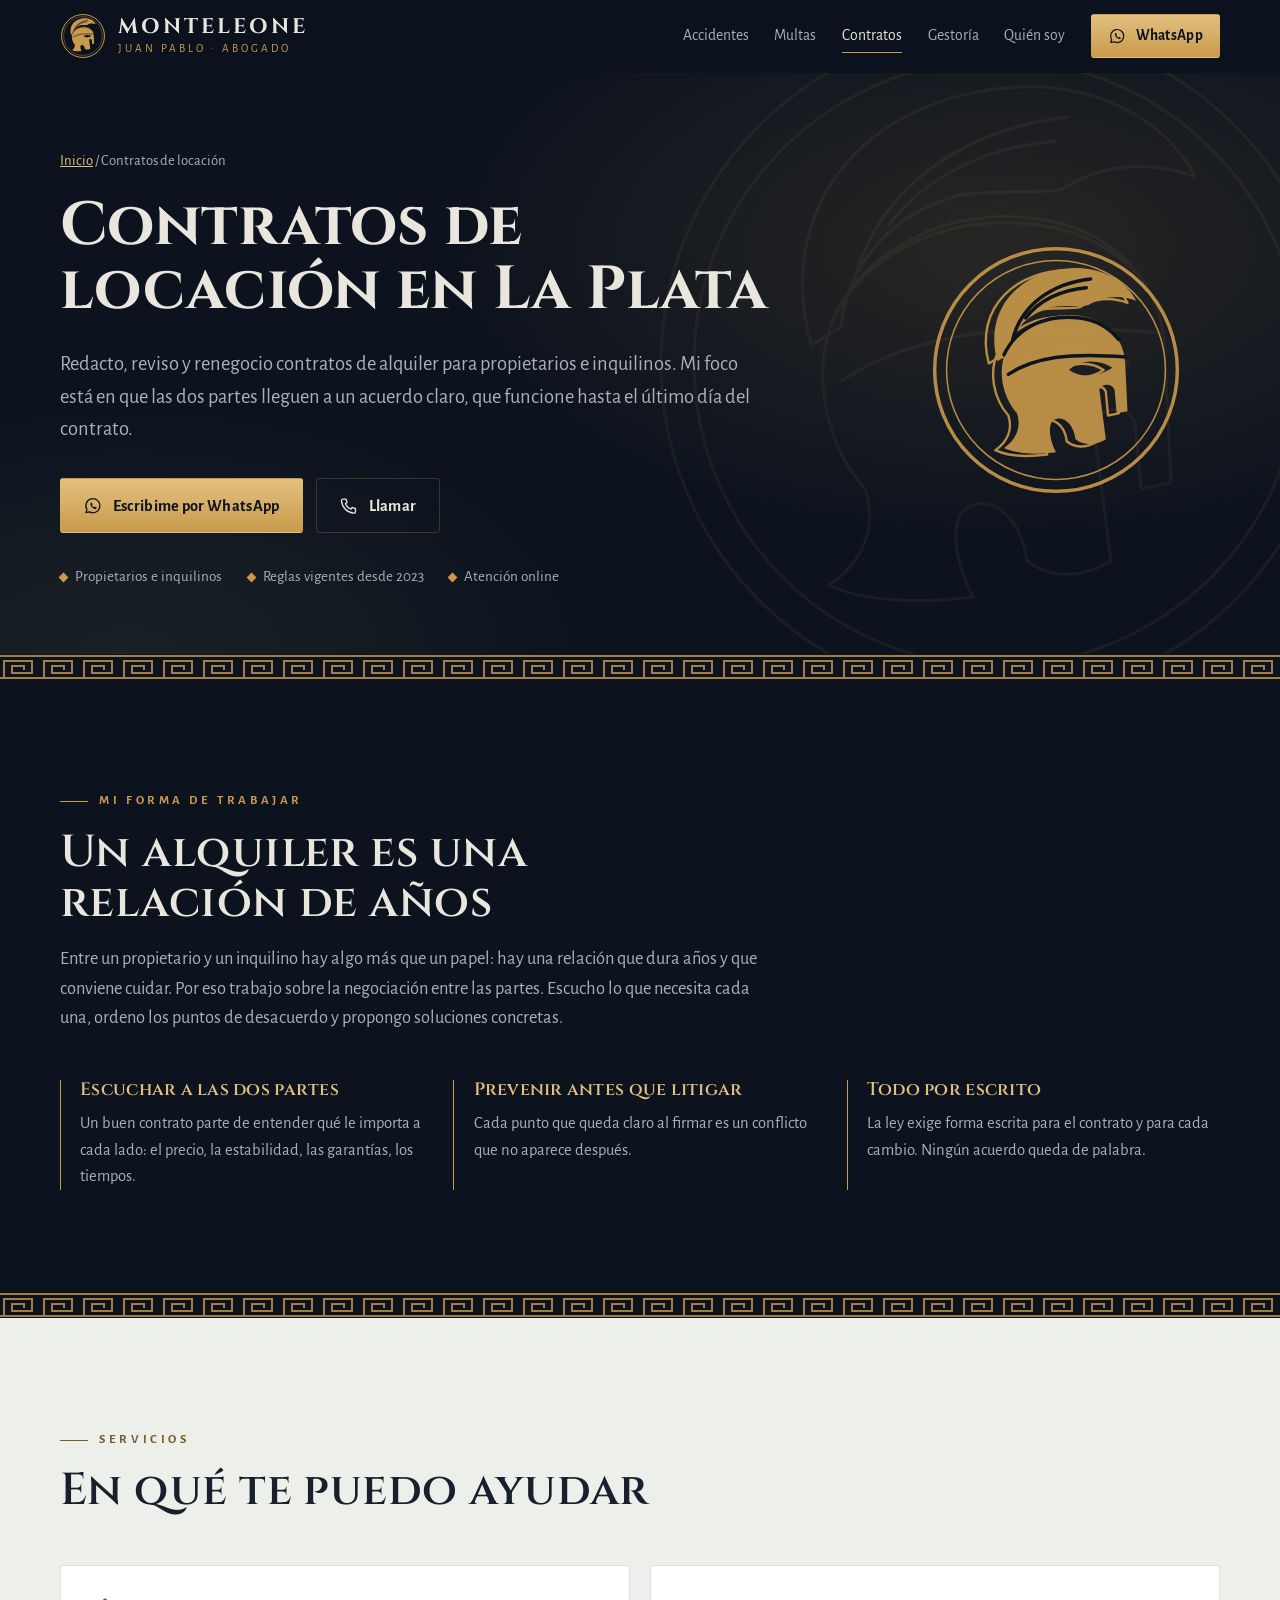
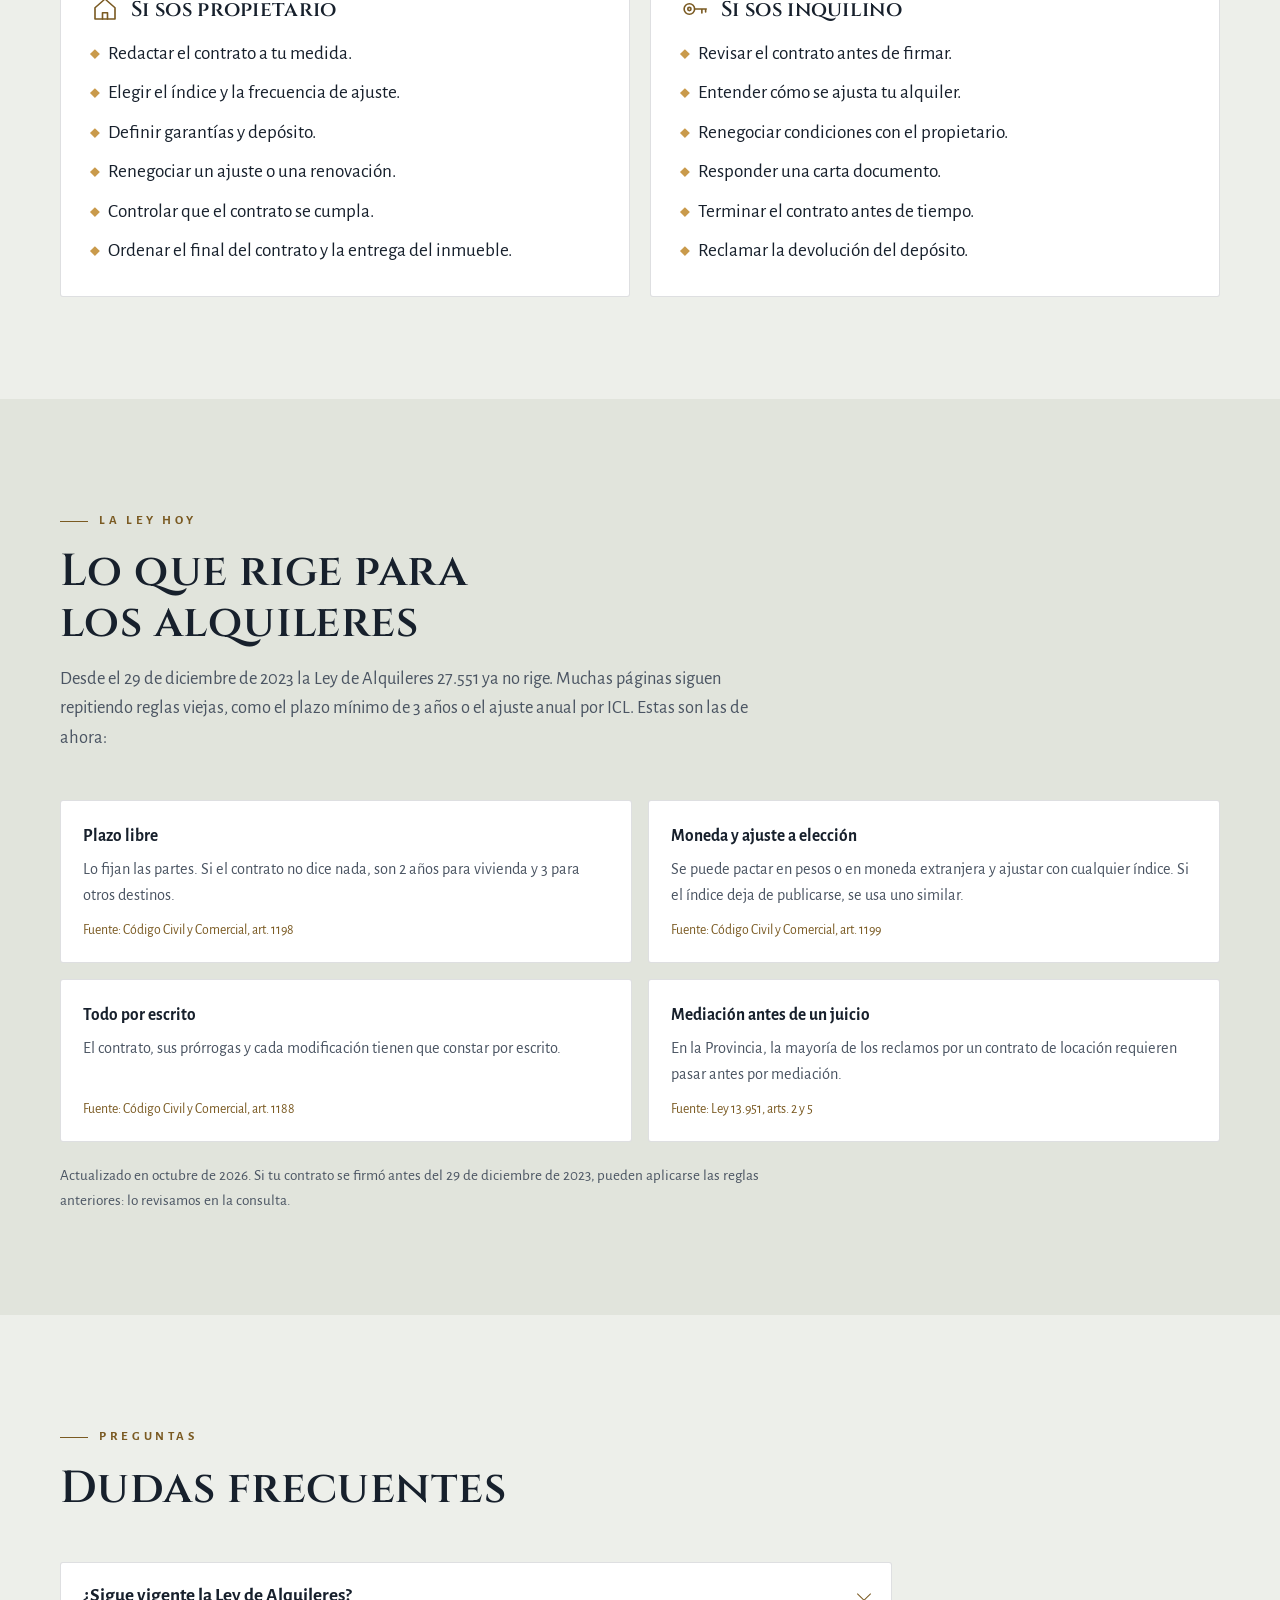
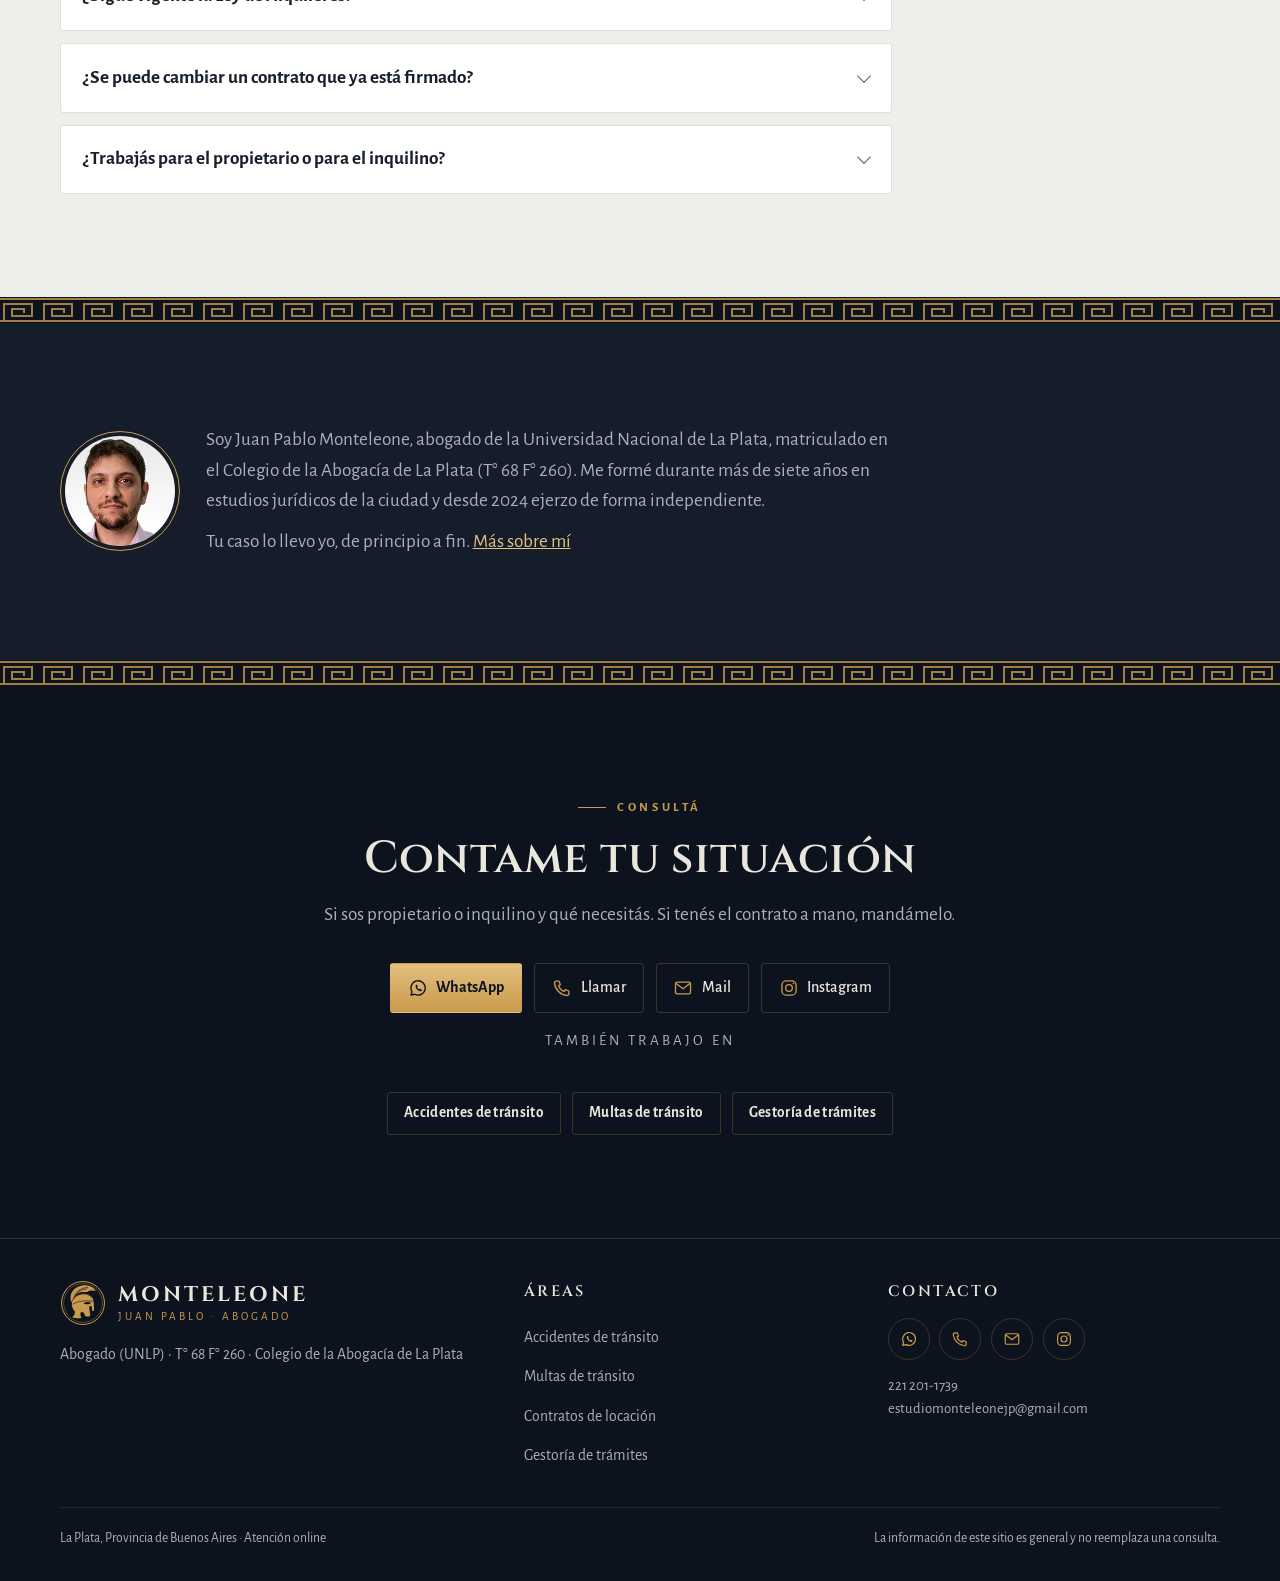
<file: contratos/index.html>
<!doctype html>
<html lang="es-AR">
<head>
<meta charset="utf-8">
<!-- BORRADOR: sacar la línea de abajo cuando Juan Pablo apruebe la publicación (en TODAS las páginas) -->
<meta name="viewport" content="width=device-width, initial-scale=1, viewport-fit=cover">
<title>Contratos de locación en La Plata | Monteleone</title>
<meta name="description" content="Redacción, revisión y renegociación de contratos de alquiler para propietarios e inquilinos en La Plata. Reglas vigentes desde 2023.">
<meta name="theme-color" content="#0D131E">
<link rel="icon" href="/assets/logo/favicon.svg" type="image/svg+xml">
<link rel="apple-touch-icon" href="/assets/logo/apple-touch-icon.png">
<link rel="preload" href="/assets/fonts/cinzel-latin-700-normal.woff2" as="font" type="font/woff2" crossorigin>
<link rel="stylesheet" href="/styles.css">
<link rel="canonical" href="https://juanpablomonteleone.com.ar/contratos/">
<meta property="og:type" content="website">
<meta property="og:locale" content="es_AR">
<meta property="og:site_name" content="Juan Pablo Monteleone, abogado">
<meta property="og:title" content="Contratos de locación en La Plata | Monteleone">
<meta property="og:description" content="Redacción, revisión y renegociación de contratos de alquiler para propietarios e inquilinos en La Plata. Reglas vigentes desde 2023.">
<meta property="og:url" content="https://juanpablomonteleone.com.ar/contratos/">
<meta name="twitter:card" content="summary_large_image">
<meta property="og:image" content="https://juanpablomonteleone.com.ar/assets/og/home.jpg">
<script type="application/ld+json">{"@context": "https://schema.org", "@type": "LegalService", "name": "Juan Pablo Monteleone, abogado", "url": "https://juanpablomonteleone.com.ar/", "telephone": "+5492212011739", "email": "estudiomonteleonejp@gmail.com", "image": "https://juanpablomonteleone.com.ar/assets/foto-rect.webp", "areaServed": "La Plata, Provincia de Buenos Aires", "address": {"@type": "PostalAddress", "addressLocality": "La Plata", "addressRegion": "Buenos Aires", "addressCountry": "AR"}, "knowsAbout": ["Accidentes de tránsito", "Multas de tránsito", "Contratos de locación", "Gestoría de trámites"], "sameAs": ["https://www.instagram.com/monteleone.abogado/"]}</script>
</head>
<body>
<a class="saltar" href="#contenido">Saltar al contenido</a>
<header class="cabecera">
  <div class="contenedor">
    <a class="marca" href="/" aria-label="Juan Pablo Monteleone, abogado. Inicio">
      <svg viewBox="0 0 120 120" aria-hidden="true" ><g fill="none" style="stroke:var(--bronce)"><circle cx="60" cy="60" r="56" stroke-width="2.6"/><circle cx="60" cy="60" r="50.5" stroke-width="1"/></g><g transform="translate(-4 1)" style="fill:var(--bronce)"><path d="M33 56 C 26 30, 46 12, 72 13 C 84 14, 93 20, 97 28 C 89 25, 81 26, 75 30 C 70 31, 64 30, 58 31 C 46 34, 39 43, 38 53 Z"/><path fill-rule="evenodd" d="M36 96 C 42 92, 44 86, 42 80 C 35 72, 33 60, 37 51 C 43 39, 57 33, 71 35 C 84 37, 92 46, 92 58 L 93 79 L 88 80 L 87 69 C 86 66, 81 66, 80 69 L 83 92 C 78 95, 73 95, 69 92 C 68 84, 62 80, 58 84 C 56 88, 58 94, 60 98 C 52 99, 42 99, 36 96 Z M 66 60 C 71 55, 80 55, 86 59 C 80 63, 72 64, 66 60 Z"/></g><g transform="translate(-4 1)" fill="none" stroke-linecap="round" style="stroke:var(--noche)" stroke-width="1.6"><path d="M36 53 C 42 40, 56 34, 71 36 C 79 37, 85 41, 89 46"/><path d="M40 46 C 44 30, 58 20, 76 18"/><path d="M46 36 C 52 28, 62 23, 74 22"/><path d="M38 62 C 50 54, 66 52, 92 54"/></g></svg>
      <span class="marca-texto"><span class="marca-nombre">MONTELEONE</span><span class="marca-sub">Juan Pablo · Abogado</span></span>
    </a>
    <button class="menu-btn" type="button" aria-expanded="false" aria-controls="nav" aria-label="Abrir menú"><span></span><span></span><span></span></button>
    <nav class="nav" id="nav" aria-label="Principal">
      <a class="nav-link" href="/accidentes/">Accidentes</a><a class="nav-link" href="/multas/">Multas</a><a class="nav-link" href="/contratos/" aria-current="page">Contratos</a><a class="nav-link" href="/gestoria/">Gestoría</a><a class="nav-link" href="/#quien-soy">Quién soy</a>
      <a class="btn btn-oro btn-chico" href="https://wa.me/5492212011739?text=Hola%20Juan%20Pablo%2C%20vi%20tu%20web%20y%20quiero%20hacerte%20una%20consulta." target="_blank" rel="noopener"><svg viewBox="0 0 24 24" aria-hidden="true" fill="none" stroke="currentColor" stroke-width="1.6" stroke-linejoin="round"><path d="M3.6 20.4l1.2-3.9A8.6 8.6 0 1 1 8 19.5z"/><path fill="currentColor" stroke="none" d="M9 8.6c.2-.5.6-.6.9-.6h.5c.2 0 .4.1.5.4l.7 1.6c.1.2 0 .5-.1.6l-.5.6c.6 1.1 1.4 1.9 2.5 2.5l.6-.5c.2-.2.4-.2.6-.1l1.6.7c.3.1.4.3.4.5v.5c0 .3-.1.7-.6.9-.7.3-1.9.4-3.7-.8-1.5-1-2.6-2.4-3-3.6-.4-1.3-.1-2.1.1-2.7z"/></svg>WhatsApp</a>
    </nav>
  </div>
</header>
<main id="contenido">
<section class="hero hero-area">
  <svg class="hero-marca-agua" viewBox="0 0 120 120" aria-hidden="true"><g fill="none" stroke="#C99A4B" stroke-width=".5" stroke-linejoin="round"><circle pathLength="1" cx="60" cy="60" r="56"/><circle pathLength="1" cx="60" cy="60" r="50.5"/><g transform="translate(-4 1)"><path pathLength="1" d="M33 56 C 26 30, 46 12, 72 13 C 84 14, 93 20, 97 28 C 89 25, 81 26, 75 30 C 70 31, 64 30, 58 31 C 46 34, 39 43, 38 53 Z"/><path pathLength="1" d="M36 96 C 42 92, 44 86, 42 80 C 35 72, 33 60, 37 51 C 43 39, 57 33, 71 35 C 84 37, 92 46, 92 58 L 93 79 L 88 80 L 87 69 C 86 66, 81 66, 80 69 L 83 92 C 78 95, 73 95, 69 92 C 68 84, 62 80, 58 84 C 56 88, 58 94, 60 98 C 52 99, 42 99, 36 96 Z"/><path pathLength="1" d="M 66 60 C 71 55, 80 55, 86 59 C 80 63, 72 64, 66 60 Z"/><path pathLength="1" d="M36 53 C 42 40, 56 34, 71 36 C 79 37, 85 41, 89 46"/><path pathLength="1" d="M40 46 C 44 30, 58 20, 76 18"/><path pathLength="1" d="M46 36 C 52 28, 62 23, 74 22"/><path pathLength="1" d="M38 62 C 50 54, 66 52, 92 54"/></g></g></svg>
  <div class="contenedor hero-grid">
    <div>
      <p class="migas entrada"><a href="/">Inicio</a> / Contratos de locación</p>
      <h1><span class="linea"><span>Contratos de locación en La Plata</span></span></h1>
      <p class="hero-lead entrada d1">Redacto, reviso y renegocio contratos de alquiler para propietarios e inquilinos. Mi foco está en que las dos partes lleguen a un acuerdo claro, que funcione hasta el último día del contrato.</p>
      
      <div class="hero-acciones entrada d2">
        <a class="btn btn-oro" href="https://wa.me/5492212011739?text=Hola%20Juan%20Pablo%2C%20te%20escribo%20por%20un%20contrato%20de%20alquiler." target="_blank" rel="noopener"><svg viewBox="0 0 24 24" aria-hidden="true" fill="none" stroke="currentColor" stroke-width="1.6" stroke-linejoin="round"><path d="M3.6 20.4l1.2-3.9A8.6 8.6 0 1 1 8 19.5z"/><path fill="currentColor" stroke="none" d="M9 8.6c.2-.5.6-.6.9-.6h.5c.2 0 .4.1.5.4l.7 1.6c.1.2 0 .5-.1.6l-.5.6c.6 1.1 1.4 1.9 2.5 2.5l.6-.5c.2-.2.4-.2.6-.1l1.6.7c.3.1.4.3.4.5v.5c0 .3-.1.7-.6.9-.7.3-1.9.4-3.7-.8-1.5-1-2.6-2.4-3-3.6-.4-1.3-.1-2.1.1-2.7z"/></svg>Escribime por WhatsApp</a>
        <a class="btn btn-linea" href="tel:+5492212011739"><svg viewBox="0 0 24 24" aria-hidden="true" fill="none" stroke="currentColor" stroke-width="1.6" stroke-linejoin="round"><path d="M5 3.8h3.4l1.6 4.1-2.1 1.3a11 11 0 0 0 6.9 6.9l1.3-2.1 4.1 1.6V19a2 2 0 0 1-2.1 2A16.5 16.5 0 0 1 3 5.9a2 2 0 0 1 2-2.1z"/></svg>Llamar</a>
      </div>
      <ul class="credenciales entrada d3"><li>Propietarios e inquilinos</li><li>Reglas vigentes desde 2023</li><li>Atención online</li></ul>
    </div>
    <svg class="emblema-lateral" viewBox="0 0 120 120" aria-hidden="true"><g fill="none" stroke="currentColor"><circle pathLength="1" class="trazo" cx="60" cy="60" r="56" stroke-width="1.6"/><circle pathLength="1" class="trazo" cx="60" cy="60" r="50.5" stroke-width=".7"/><g transform="translate(-4 1)" stroke-width="1.1" stroke-linejoin="round"><path pathLength="1" class="trazo" d="M33 56 C 26 30, 46 12, 72 13 C 84 14, 93 20, 97 28 C 89 25, 81 26, 75 30 C 70 31, 64 30, 58 31 C 46 34, 39 43, 38 53 Z"/><path pathLength="1" class="trazo" d="M36 96 C 42 92, 44 86, 42 80 C 35 72, 33 60, 37 51 C 43 39, 57 33, 71 35 C 84 37, 92 46, 92 58 L 93 79 L 88 80 L 87 69 C 86 66, 81 66, 80 69 L 83 92 C 78 95, 73 95, 69 92 C 68 84, 62 80, 58 84 C 56 88, 58 94, 60 98 C 52 99, 42 99, 36 96 Z"/><path pathLength="1" class="trazo" d="M 66 60 C 71 55, 80 55, 86 59 C 80 63, 72 64, 66 60 Z"/></g></g><g class="relleno" transform="translate(-4 1)"><path fill="currentColor" d="M33 56 C 26 30, 46 12, 72 13 C 84 14, 93 20, 97 28 C 89 25, 81 26, 75 30 C 70 31, 64 30, 58 31 C 46 34, 39 43, 38 53 Z"/><path fill="currentColor" fill-rule="evenodd" d="M36 96 C 42 92, 44 86, 42 80 C 35 72, 33 60, 37 51 C 43 39, 57 33, 71 35 C 84 37, 92 46, 92 58 L 93 79 L 88 80 L 87 69 C 86 66, 81 66, 80 69 L 83 92 C 78 95, 73 95, 69 92 C 68 84, 62 80, 58 84 C 56 88, 58 94, 60 98 C 52 99, 42 99, 36 96 Z M 66 60 C 71 55, 80 55, 86 59 C 80 63, 72 64, 66 60 Z"/><g fill="none" stroke-linecap="round" stroke-width="1.6" style="stroke:var(--noche)"><path d="M36 53 C 42 40, 56 34, 71 36 C 79 37, 85 41, 89 46"/><path d="M40 46 C 44 30, 58 20, 76 18"/><path d="M46 36 C 52 28, 62 23, 74 22"/><path d="M38 62 C 50 54, 66 52, 92 54"/></g></g></svg>
  </div>
</section>
<div class="meandro" aria-hidden="true"></div>
<section class="seccion">
  <div class="contenedor">
    <div class="encabezado rv"><span class="rotulo">Mi forma de trabajar</span><h2>Un alquiler es una relación de años</h2>
      <p>Entre un propietario y un inquilino hay algo más que un papel: hay una relación que dura años y que conviene cuidar. Por eso trabajo sobre la negociación entre las partes. Escucho lo que necesita cada una, ordeno los puntos de desacuerdo y propongo soluciones concretas.</p></div>
    <div class="principios" data-escalonar>
      <div class="principio"><h3>Escuchar a las dos partes</h3><p>Un buen contrato parte de entender qué le importa a cada lado: el precio, la estabilidad, las garantías, los tiempos.</p></div>
      <div class="principio"><h3>Prevenir antes que litigar</h3><p>Cada punto que queda claro al firmar es un conflicto que no aparece después.</p></div>
      <div class="principio"><h3>Todo por escrito</h3><p>La ley exige forma escrita para el contrato y para cada cambio. Ningún acuerdo queda de palabra.</p></div>
    </div>
  </div>
</section>
<div class="meandro" aria-hidden="true"></div>

<section class="seccion claro">
  <div class="contenedor">
    <div class="encabezado rv"><span class="rotulo">Servicios</span><h2>En qué te puedo ayudar</h2></div>
    <div class="dos-col" data-escalonar>
      <div class="tarjeta"><h3><svg viewBox="0 0 24 24" aria-hidden="true" fill="none" stroke="currentColor" stroke-width="1.3" stroke-linejoin="round" stroke-linecap="round"><path d="M4 11 12 4l8 7v9H4z"/><path d="M10 20v-5h4v5"/></svg>Si sos propietario</h3><ul class="lista">
        <li>Redactar el contrato a tu medida.</li><li>Elegir el índice y la frecuencia de ajuste.</li><li>Definir garantías y depósito.</li>
        <li>Renegociar un ajuste o una renovación.</li><li>Controlar que el contrato se cumpla.</li><li>Ordenar el final del contrato y la entrega del inmueble.</li></ul></div>
      <div class="tarjeta"><h3><svg viewBox="0 0 24 24" aria-hidden="true" fill="none" stroke="currentColor" stroke-width="1.3" stroke-linejoin="round" stroke-linecap="round"><circle cx="7.5" cy="12" r="4.2"/><circle cx="7.5" cy="12" r="1.3"/><path d="M11.7 12H21M17.5 12v3.2M20.5 12v2.4"/></svg>Si sos inquilino</h3><ul class="lista">
        <li>Revisar el contrato antes de firmar.</li><li>Entender cómo se ajusta tu alquiler.</li><li>Renegociar condiciones con el propietario.</li>
        <li>Responder una carta documento.</li><li>Terminar el contrato antes de tiempo.</li><li>Reclamar la devolución del depósito.</li></ul></div>
    </div>
  </div>
</section>

<section class="seccion claro alt">
  <div class="contenedor">
    <div class="encabezado rv"><span class="rotulo">La ley hoy</span><h2>Lo que rige para los alquileres</h2><p>Desde el 29 de diciembre de 2023 la Ley de Alquileres 27.551 ya no rige. Muchas páginas siguen repitiendo reglas viejas, como el plazo mínimo de 3 años o el ajuste anual por ICL. Estas son las de ahora:</p></div>
    <ul class="ley" data-escalonar><li><strong>Plazo libre</strong><span>Lo fijan las partes. Si el contrato no dice nada, son 2 años para vivienda y 3 para otros destinos.</span><small>Fuente: Código Civil y Comercial, art. 1198</small></li><li><strong>Moneda y ajuste a elección</strong><span>Se puede pactar en pesos o en moneda extranjera y ajustar con cualquier índice. Si el índice deja de publicarse, se usa uno similar.</span><small>Fuente: Código Civil y Comercial, art. 1199</small></li><li><strong>Todo por escrito</strong><span>El contrato, sus prórrogas y cada modificación tienen que constar por escrito.</span><small>Fuente: Código Civil y Comercial, art. 1188</small></li><li><strong>Mediación antes de un juicio</strong><span>En la Provincia, la mayoría de los reclamos por un contrato de locación requieren pasar antes por mediación.</span><small>Fuente: Ley 13.951, arts. 2 y 5</small></li></ul>
    <p class="actualizado rv">Actualizado en octubre de 2026. Si tu contrato se firmó antes del 29 de diciembre de 2023, pueden aplicarse las reglas anteriores: lo revisamos en la consulta.</p>
  </div>
</section>
<section class="seccion claro">
  <div class="contenedor">
    <div class="encabezado rv"><span class="rotulo">Preguntas</span><h2>Dudas frecuentes</h2></div>
    <div class="faq" data-escalonar><details><summary>¿Sigue vigente la Ley de Alquileres?</summary><div class="resp"><p>No. La Ley 27.551 fue derogada por el DNU 70/2023 y desde el 29 de diciembre de 2023 rigen las reglas del Código Civil y Comercial, con mucha más libertad para pactar.</p></div></details><details><summary>¿Se puede cambiar un contrato que ya está firmado?</summary><div class="resp"><p>Sí, si las dos partes están de acuerdo. El cambio se hace por escrito, con una adenda. Es una de las cosas que más hago: renegociar sin romper la relación.</p></div></details><details><summary>¿Trabajás para el propietario o para el inquilino?</summary><div class="resp"><p>Para quien me consulta, sea propietario o inquilino. Mi forma de trabajar es negociar con la otra parte para llegar a un acuerdo que las dos puedan cumplir.</p></div></details></div>
  </div>
</section>
<div class="meandro" aria-hidden="true"></div>
<section class="seccion oscuro-2">
  <div class="contenedor">
    <div class="quien-corto rv">
      <img src="/assets/foto-avatar.webp" alt="Juan Pablo Monteleone" width="120" height="120" loading="lazy">
      <div>
        <p>Soy Juan Pablo Monteleone, abogado de la Universidad Nacional de La Plata, matriculado en el Colegio de la Abogacía de La Plata (T° 68 F° 260). Me formé durante más de siete años en estudios jurídicos de la ciudad y desde 2024 ejerzo de forma independiente.</p>
        <p>Tu caso lo llevo yo, de principio a fin. <a href="/#quien-soy">Más sobre mí</a></p>
      </div>
    </div>
  </div>
</section>
<div class="meandro invertido" aria-hidden="true"></div>
<section class="seccion cta-final">
  <div class="contenedor">
    <div class="rv">
      <span class="rotulo">Consultá</span>
      <h2>Contame tu situación</h2>
      <p>Si sos propietario o inquilino y qué necesitás. Si tenés el contrato a mano, mandámelo.</p>
      <div class="contacto-iconos"><a class="ico-btn principal" href="https://wa.me/5492212011739?text=Hola%20Juan%20Pablo%2C%20te%20escribo%20por%20un%20contrato%20de%20alquiler." target="_blank" rel="noopener"><svg viewBox="0 0 24 24" aria-hidden="true" fill="none" stroke="currentColor" stroke-width="1.6" stroke-linejoin="round"><path d="M3.6 20.4l1.2-3.9A8.6 8.6 0 1 1 8 19.5z"/><path fill="currentColor" stroke="none" d="M9 8.6c.2-.5.6-.6.9-.6h.5c.2 0 .4.1.5.4l.7 1.6c.1.2 0 .5-.1.6l-.5.6c.6 1.1 1.4 1.9 2.5 2.5l.6-.5c.2-.2.4-.2.6-.1l1.6.7c.3.1.4.3.4.5v.5c0 .3-.1.7-.6.9-.7.3-1.9.4-3.7-.8-1.5-1-2.6-2.4-3-3.6-.4-1.3-.1-2.1.1-2.7z"/></svg><span>WhatsApp</span></a><a class="ico-btn" href="tel:+5492212011739" title="221 201-1739"><svg viewBox="0 0 24 24" aria-hidden="true" fill="none" stroke="currentColor" stroke-width="1.6" stroke-linejoin="round"><path d="M5 3.8h3.4l1.6 4.1-2.1 1.3a11 11 0 0 0 6.9 6.9l1.3-2.1 4.1 1.6V19a2 2 0 0 1-2.1 2A16.5 16.5 0 0 1 3 5.9a2 2 0 0 1 2-2.1z"/></svg><span>Llamar</span></a><a class="ico-btn" href="mailto:estudiomonteleonejp@gmail.com" title="estudiomonteleonejp@gmail.com"><svg viewBox="0 0 24 24" aria-hidden="true" fill="none" stroke="currentColor" stroke-width="1.6" stroke-linejoin="round"><rect x="3" y="5" width="18" height="14" rx="2"/><path d="M3.8 6.6 12 13l8.2-6.4"/></svg><span>Mail</span></a><a class="ico-btn" href="https://www.instagram.com/monteleone.abogado/" target="_blank" rel="noopener" title="@monteleone.abogado"><svg viewBox="0 0 24 24" aria-hidden="true" fill="none" stroke="currentColor" stroke-width="1.6"><rect x="3.5" y="3.5" width="17" height="17" rx="5"/><circle cx="12" cy="12" r="4"/><circle cx="17.3" cy="6.7" r="1" fill="currentColor" stroke="none"/></svg><span>Instagram</span></a></div>
    </div>
    <p class="otras-rotulo rv">También trabajo en</p>
    <div class="otras rv"><a class="btn btn-linea btn-chico" href="/accidentes/">Accidentes de tránsito</a><a class="btn btn-linea btn-chico" href="/multas/">Multas de tránsito</a><a class="btn btn-linea btn-chico" href="/gestoria/">Gestoría de trámites</a></div>
  </div>
</section>
</main>
<footer class="pie">
  <div class="contenedor">
    <div class="pie-grid">
      <div>
        <a class="marca" href="/" aria-label="Inicio"><svg viewBox="0 0 120 120" aria-hidden="true" ><g fill="none" style="stroke:var(--bronce)"><circle cx="60" cy="60" r="56" stroke-width="2.6"/><circle cx="60" cy="60" r="50.5" stroke-width="1"/></g><g transform="translate(-4 1)" style="fill:var(--bronce)"><path d="M33 56 C 26 30, 46 12, 72 13 C 84 14, 93 20, 97 28 C 89 25, 81 26, 75 30 C 70 31, 64 30, 58 31 C 46 34, 39 43, 38 53 Z"/><path fill-rule="evenodd" d="M36 96 C 42 92, 44 86, 42 80 C 35 72, 33 60, 37 51 C 43 39, 57 33, 71 35 C 84 37, 92 46, 92 58 L 93 79 L 88 80 L 87 69 C 86 66, 81 66, 80 69 L 83 92 C 78 95, 73 95, 69 92 C 68 84, 62 80, 58 84 C 56 88, 58 94, 60 98 C 52 99, 42 99, 36 96 Z M 66 60 C 71 55, 80 55, 86 59 C 80 63, 72 64, 66 60 Z"/></g><g transform="translate(-4 1)" fill="none" stroke-linecap="round" style="stroke:var(--noche)" stroke-width="1.6"><path d="M36 53 C 42 40, 56 34, 71 36 C 79 37, 85 41, 89 46"/><path d="M40 46 C 44 30, 58 20, 76 18"/><path d="M46 36 C 52 28, 62 23, 74 22"/><path d="M38 62 C 50 54, 66 52, 92 54"/></g></svg><span class="marca-texto"><span class="marca-nombre">MONTELEONE</span><span class="marca-sub">Juan Pablo · Abogado</span></span></a>
        <p class="matricula">Abogado (UNLP) · T° 68 F° 260 · Colegio de la Abogacía de La Plata</p>
      </div>
      <div>
        <h4>ÁREAS</h4>
        <ul><li><a href="/accidentes/">Accidentes de tránsito</a></li><li><a href="/multas/">Multas de tránsito</a></li><li><a href="/contratos/">Contratos de locación</a></li><li><a href="/gestoria/">Gestoría de trámites</a></li></ul>
      </div>
      <div>
        <h4>CONTACTO</h4>
        <div class="pie-iconos">
          <a href="https://wa.me/5492212011739?text=Hola%20Juan%20Pablo%2C%20vi%20tu%20web%20y%20quiero%20hacerte%20una%20consulta." target="_blank" rel="noopener" aria-label="WhatsApp"><svg viewBox="0 0 24 24" aria-hidden="true" fill="none" stroke="currentColor" stroke-width="1.6" stroke-linejoin="round"><path d="M3.6 20.4l1.2-3.9A8.6 8.6 0 1 1 8 19.5z"/><path fill="currentColor" stroke="none" d="M9 8.6c.2-.5.6-.6.9-.6h.5c.2 0 .4.1.5.4l.7 1.6c.1.2 0 .5-.1.6l-.5.6c.6 1.1 1.4 1.9 2.5 2.5l.6-.5c.2-.2.4-.2.6-.1l1.6.7c.3.1.4.3.4.5v.5c0 .3-.1.7-.6.9-.7.3-1.9.4-3.7-.8-1.5-1-2.6-2.4-3-3.6-.4-1.3-.1-2.1.1-2.7z"/></svg></a>
          <a href="tel:+5492212011739" aria-label="Llamar al 221 201-1739"><svg viewBox="0 0 24 24" aria-hidden="true" fill="none" stroke="currentColor" stroke-width="1.6" stroke-linejoin="round"><path d="M5 3.8h3.4l1.6 4.1-2.1 1.3a11 11 0 0 0 6.9 6.9l1.3-2.1 4.1 1.6V19a2 2 0 0 1-2.1 2A16.5 16.5 0 0 1 3 5.9a2 2 0 0 1 2-2.1z"/></svg></a>
          <a href="mailto:estudiomonteleonejp@gmail.com" aria-label="Enviar un mail"><svg viewBox="0 0 24 24" aria-hidden="true" fill="none" stroke="currentColor" stroke-width="1.6" stroke-linejoin="round"><rect x="3" y="5" width="18" height="14" rx="2"/><path d="M3.8 6.6 12 13l8.2-6.4"/></svg></a>
          <a href="https://www.instagram.com/monteleone.abogado/" target="_blank" rel="noopener" aria-label="Instagram"><svg viewBox="0 0 24 24" aria-hidden="true" fill="none" stroke="currentColor" stroke-width="1.6"><rect x="3.5" y="3.5" width="17" height="17" rx="5"/><circle cx="12" cy="12" r="4"/><circle cx="17.3" cy="6.7" r="1" fill="currentColor" stroke="none"/></svg></a>
        </div>
        <p class="pie-datos">221 201-1739<br>estudiomonteleonejp@gmail.com</p>
      </div>
    </div>
    <div class="pie-legal">
      <span>La Plata, Provincia de Buenos Aires · Atención online</span>
      <span>La información de este sitio es general y no reemplaza una consulta.</span>
    </div>
  </div>
</footer>
<a class="wa-fijo" data-wa-fijo href="https://wa.me/5492212011739?text=Hola%20Juan%20Pablo%2C%20te%20escribo%20por%20un%20contrato%20de%20alquiler." target="_blank" rel="noopener" aria-label="Escribir a Juan Pablo por WhatsApp"><svg class="wa-ico" viewBox="0 0 24 24" aria-hidden="true" fill="none" stroke="currentColor" stroke-width="1.6" stroke-linejoin="round"><path d="M3.6 20.4l1.2-3.9A8.6 8.6 0 1 1 8 19.5z"/><path fill="currentColor" stroke="none" d="M9 8.6c.2-.5.6-.6.9-.6h.5c.2 0 .4.1.5.4l.7 1.6c.1.2 0 .5-.1.6l-.5.6c.6 1.1 1.4 1.9 2.5 2.5l.6-.5c.2-.2.4-.2.6-.1l1.6.7c.3.1.4.3.4.5v.5c0 .3-.1.7-.6.9-.7.3-1.9.4-3.7-.8-1.5-1-2.6-2.4-3-3.6-.4-1.3-.1-2.1.1-2.7z"/></svg>Escribime por WhatsApp</a>
<script src="/main.js"></script>
</body>
</html>
</file>
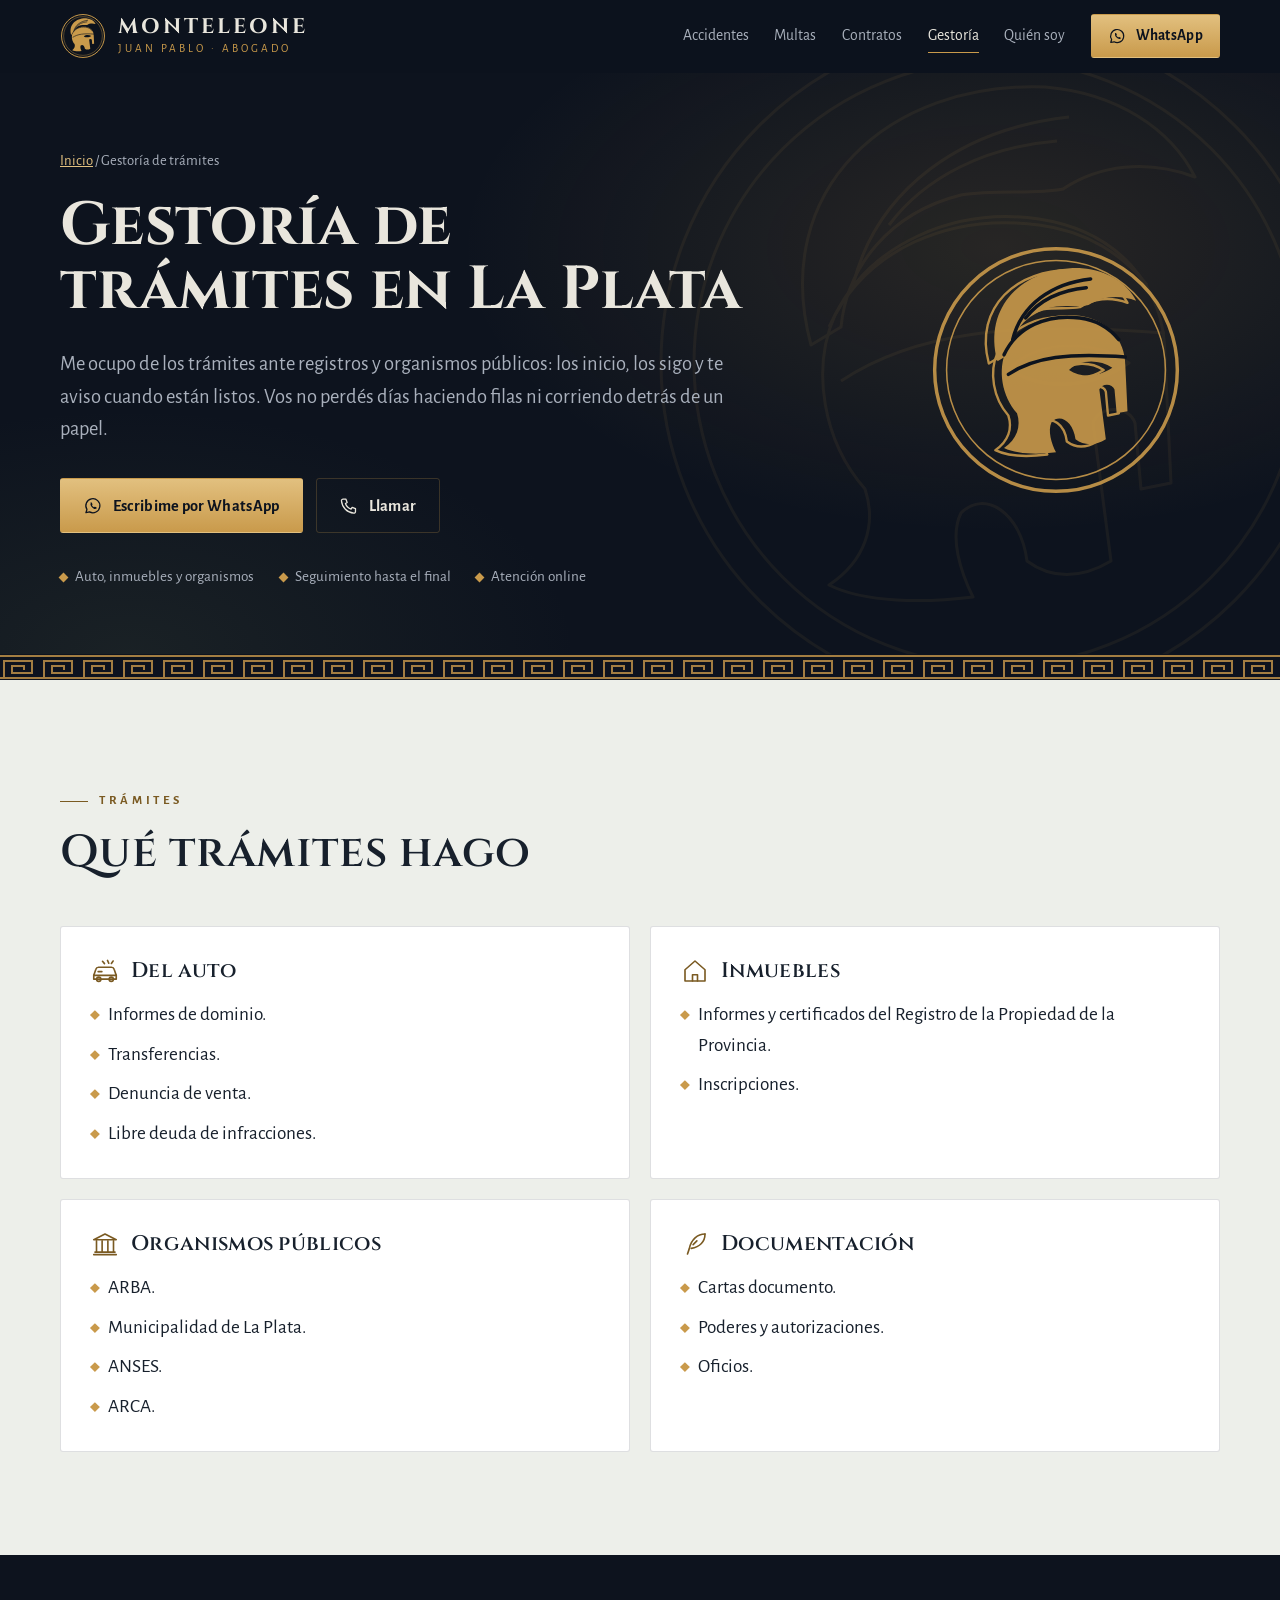
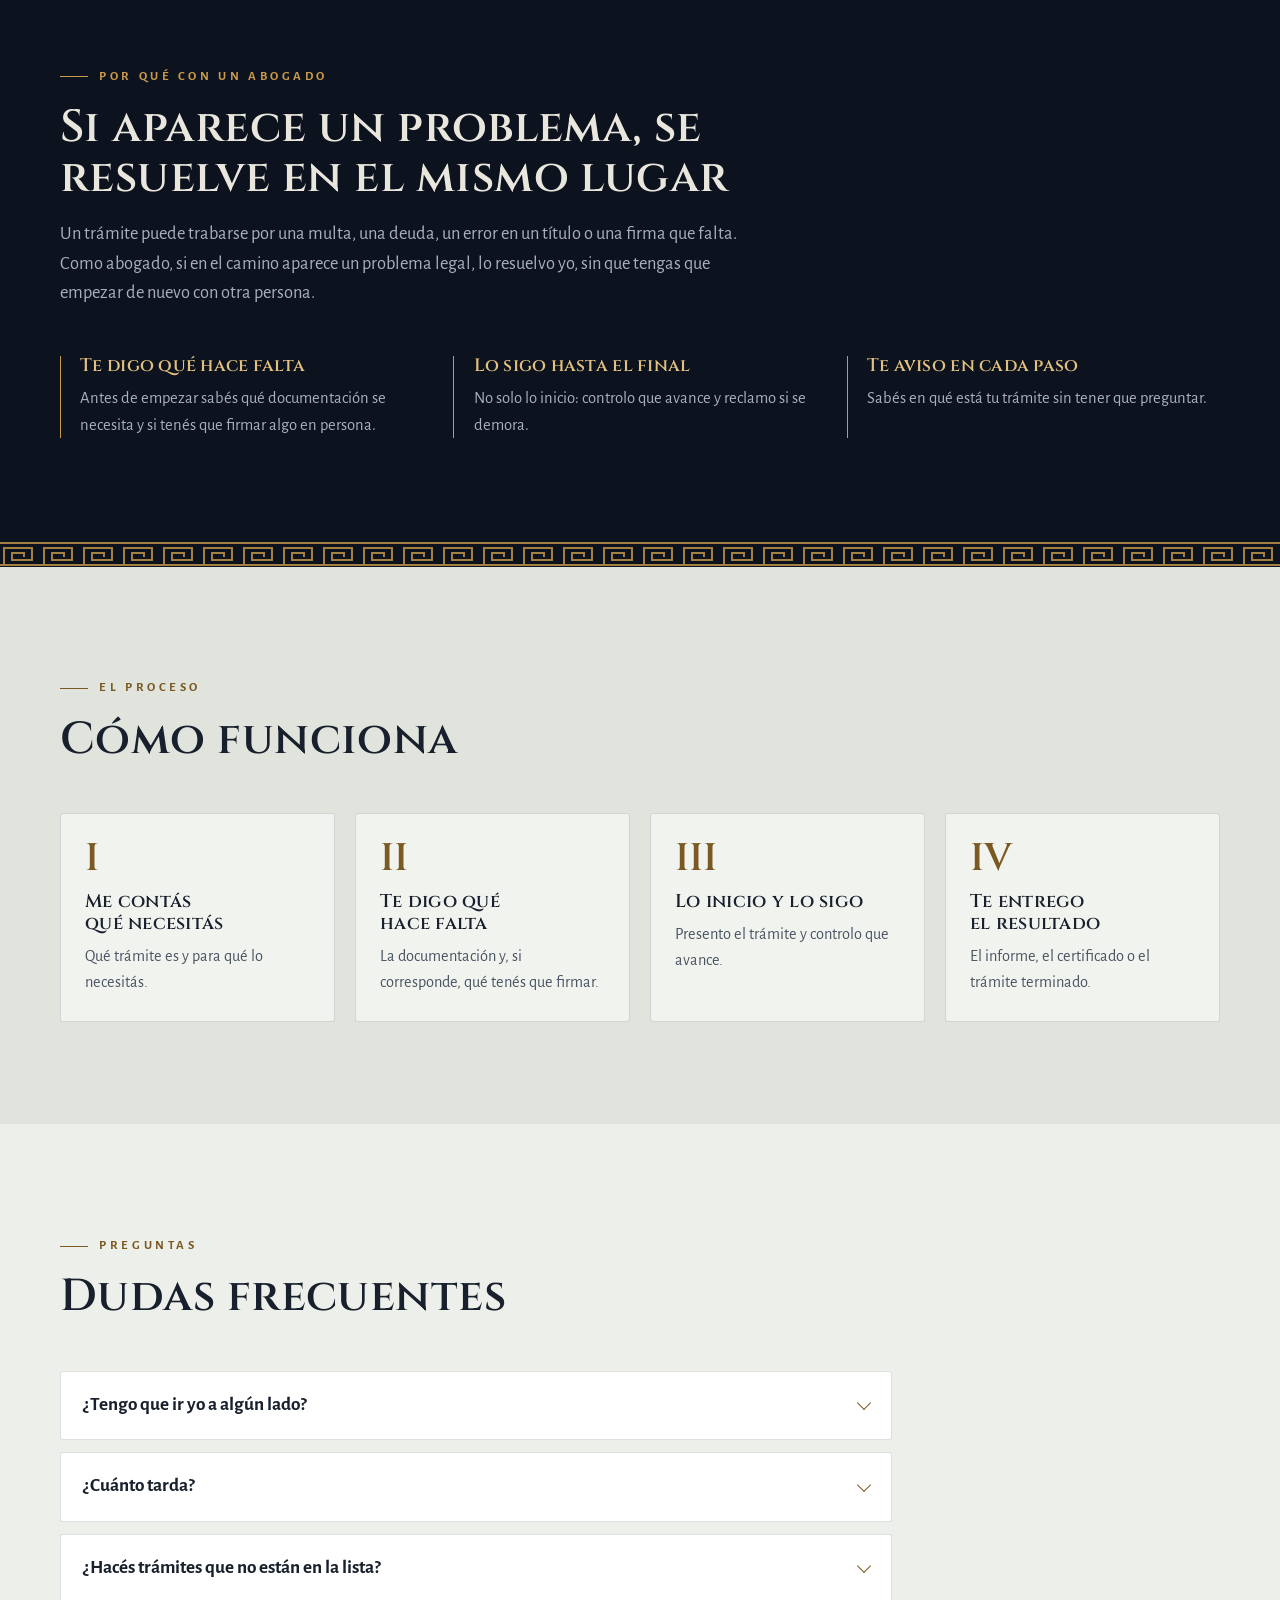
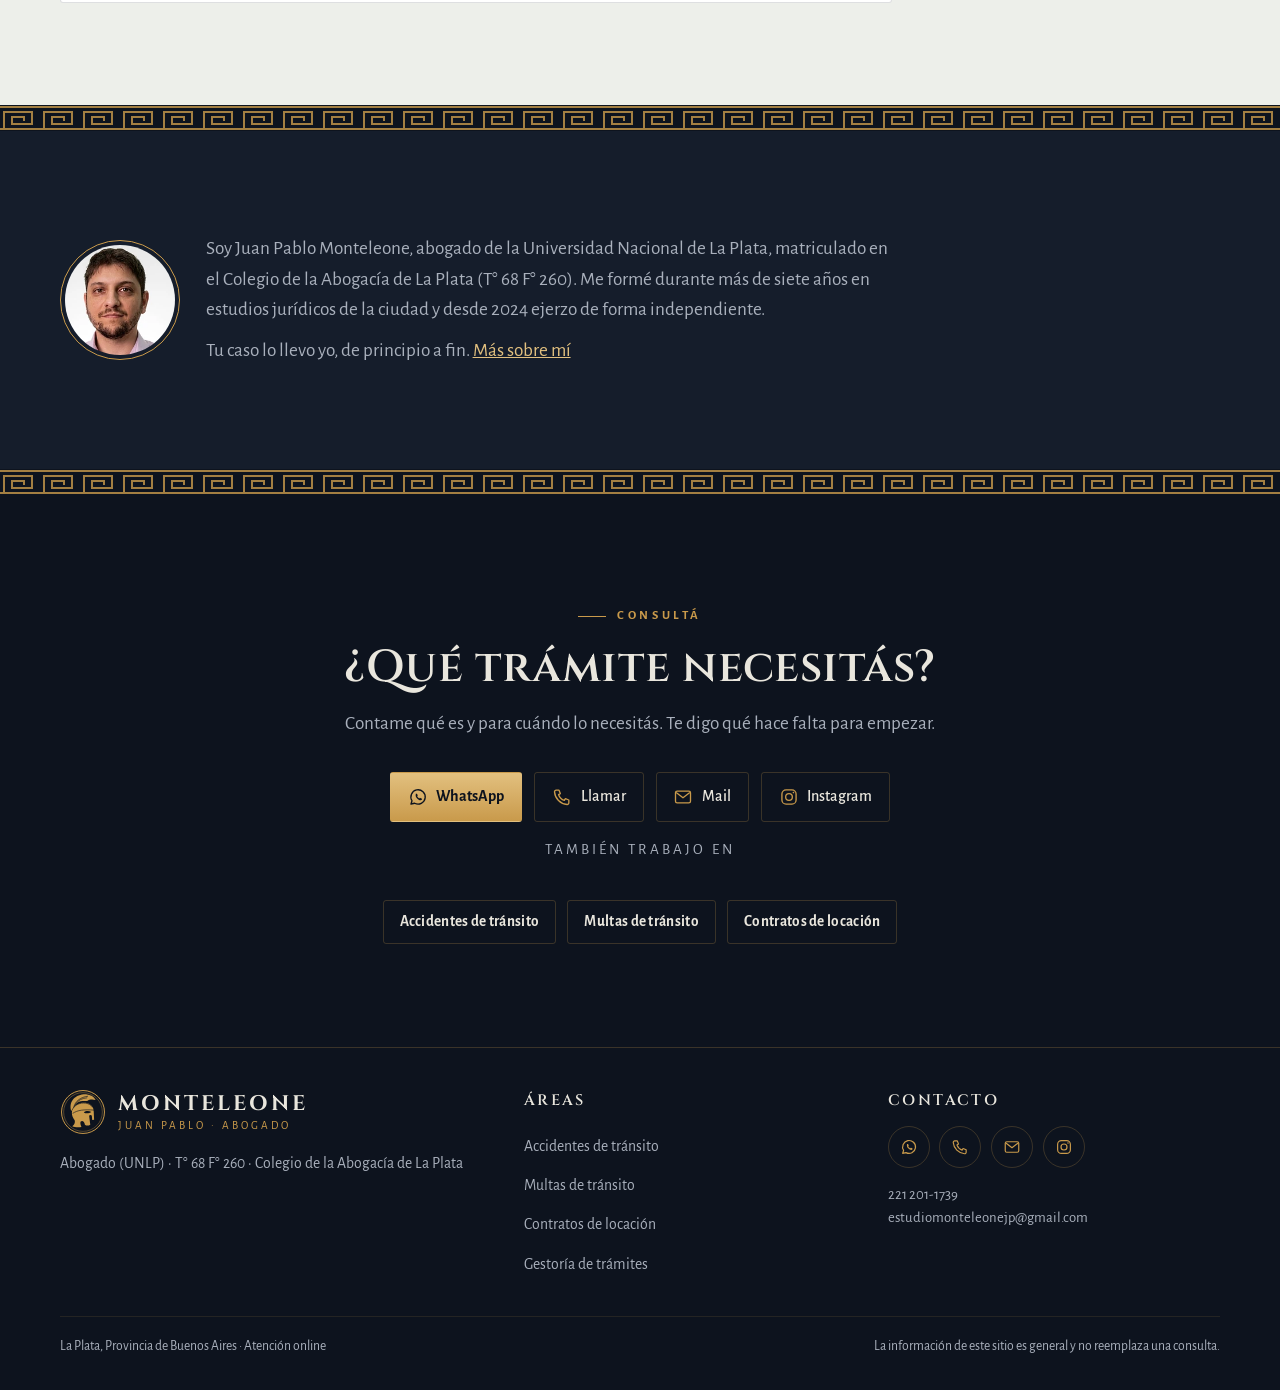
<file: gestoria/index.html>
<!doctype html>
<html lang="es-AR">
<head>
<meta charset="utf-8">
<!-- BORRADOR: sacar la línea de abajo cuando Juan Pablo apruebe la publicación (en TODAS las páginas) -->
<meta name="viewport" content="width=device-width, initial-scale=1, viewport-fit=cover">
<title>Gestoría de trámites en La Plata | Monteleone</title>
<meta name="description" content="Trámites del auto, del Registro de la Propiedad y ante ARBA, municipio, ANSES y ARCA. Me ocupo de iniciarlos y seguirlos hasta el final.">
<meta name="theme-color" content="#0D131E">
<link rel="icon" href="/assets/logo/favicon.svg" type="image/svg+xml">
<link rel="apple-touch-icon" href="/assets/logo/apple-touch-icon.png">
<link rel="preload" href="/assets/fonts/cinzel-latin-700-normal.woff2" as="font" type="font/woff2" crossorigin>
<link rel="stylesheet" href="/styles.css">
<link rel="canonical" href="https://juanpablomonteleone.com.ar/gestoria/">
<meta property="og:type" content="website">
<meta property="og:locale" content="es_AR">
<meta property="og:site_name" content="Juan Pablo Monteleone, abogado">
<meta property="og:title" content="Gestoría de trámites en La Plata | Monteleone">
<meta property="og:description" content="Trámites del auto, del Registro de la Propiedad y ante ARBA, municipio, ANSES y ARCA. Me ocupo de iniciarlos y seguirlos hasta el final.">
<meta property="og:url" content="https://juanpablomonteleone.com.ar/gestoria/">
<meta name="twitter:card" content="summary_large_image">
<meta property="og:image" content="https://juanpablomonteleone.com.ar/assets/og/home.jpg">
<script type="application/ld+json">{"@context": "https://schema.org", "@type": "LegalService", "name": "Juan Pablo Monteleone, abogado", "url": "https://juanpablomonteleone.com.ar/", "telephone": "+5492212011739", "email": "estudiomonteleonejp@gmail.com", "image": "https://juanpablomonteleone.com.ar/assets/foto-rect.webp", "areaServed": "La Plata, Provincia de Buenos Aires", "address": {"@type": "PostalAddress", "addressLocality": "La Plata", "addressRegion": "Buenos Aires", "addressCountry": "AR"}, "knowsAbout": ["Accidentes de tránsito", "Multas de tránsito", "Contratos de locación", "Gestoría de trámites"], "sameAs": ["https://www.instagram.com/monteleone.abogado/"]}</script>
</head>
<body>
<a class="saltar" href="#contenido">Saltar al contenido</a>
<header class="cabecera">
  <div class="contenedor">
    <a class="marca" href="/" aria-label="Juan Pablo Monteleone, abogado. Inicio">
      <svg viewBox="0 0 120 120" aria-hidden="true" ><g fill="none" style="stroke:var(--bronce)"><circle cx="60" cy="60" r="56" stroke-width="2.6"/><circle cx="60" cy="60" r="50.5" stroke-width="1"/></g><g transform="translate(-4 1)" style="fill:var(--bronce)"><path d="M33 56 C 26 30, 46 12, 72 13 C 84 14, 93 20, 97 28 C 89 25, 81 26, 75 30 C 70 31, 64 30, 58 31 C 46 34, 39 43, 38 53 Z"/><path fill-rule="evenodd" d="M36 96 C 42 92, 44 86, 42 80 C 35 72, 33 60, 37 51 C 43 39, 57 33, 71 35 C 84 37, 92 46, 92 58 L 93 79 L 88 80 L 87 69 C 86 66, 81 66, 80 69 L 83 92 C 78 95, 73 95, 69 92 C 68 84, 62 80, 58 84 C 56 88, 58 94, 60 98 C 52 99, 42 99, 36 96 Z M 66 60 C 71 55, 80 55, 86 59 C 80 63, 72 64, 66 60 Z"/></g><g transform="translate(-4 1)" fill="none" stroke-linecap="round" style="stroke:var(--noche)" stroke-width="1.6"><path d="M36 53 C 42 40, 56 34, 71 36 C 79 37, 85 41, 89 46"/><path d="M40 46 C 44 30, 58 20, 76 18"/><path d="M46 36 C 52 28, 62 23, 74 22"/><path d="M38 62 C 50 54, 66 52, 92 54"/></g></svg>
      <span class="marca-texto"><span class="marca-nombre">MONTELEONE</span><span class="marca-sub">Juan Pablo · Abogado</span></span>
    </a>
    <button class="menu-btn" type="button" aria-expanded="false" aria-controls="nav" aria-label="Abrir menú"><span></span><span></span><span></span></button>
    <nav class="nav" id="nav" aria-label="Principal">
      <a class="nav-link" href="/accidentes/">Accidentes</a><a class="nav-link" href="/multas/">Multas</a><a class="nav-link" href="/contratos/">Contratos</a><a class="nav-link" href="/gestoria/" aria-current="page">Gestoría</a><a class="nav-link" href="/#quien-soy">Quién soy</a>
      <a class="btn btn-oro btn-chico" href="https://wa.me/5492212011739?text=Hola%20Juan%20Pablo%2C%20vi%20tu%20web%20y%20quiero%20hacerte%20una%20consulta." target="_blank" rel="noopener"><svg viewBox="0 0 24 24" aria-hidden="true" fill="none" stroke="currentColor" stroke-width="1.6" stroke-linejoin="round"><path d="M3.6 20.4l1.2-3.9A8.6 8.6 0 1 1 8 19.5z"/><path fill="currentColor" stroke="none" d="M9 8.6c.2-.5.6-.6.9-.6h.5c.2 0 .4.1.5.4l.7 1.6c.1.2 0 .5-.1.6l-.5.6c.6 1.1 1.4 1.9 2.5 2.5l.6-.5c.2-.2.4-.2.6-.1l1.6.7c.3.1.4.3.4.5v.5c0 .3-.1.7-.6.9-.7.3-1.9.4-3.7-.8-1.5-1-2.6-2.4-3-3.6-.4-1.3-.1-2.1.1-2.7z"/></svg>WhatsApp</a>
    </nav>
  </div>
</header>
<main id="contenido">
<section class="hero hero-area">
  <svg class="hero-marca-agua" viewBox="0 0 120 120" aria-hidden="true"><g fill="none" stroke="#C99A4B" stroke-width=".5" stroke-linejoin="round"><circle pathLength="1" cx="60" cy="60" r="56"/><circle pathLength="1" cx="60" cy="60" r="50.5"/><g transform="translate(-4 1)"><path pathLength="1" d="M33 56 C 26 30, 46 12, 72 13 C 84 14, 93 20, 97 28 C 89 25, 81 26, 75 30 C 70 31, 64 30, 58 31 C 46 34, 39 43, 38 53 Z"/><path pathLength="1" d="M36 96 C 42 92, 44 86, 42 80 C 35 72, 33 60, 37 51 C 43 39, 57 33, 71 35 C 84 37, 92 46, 92 58 L 93 79 L 88 80 L 87 69 C 86 66, 81 66, 80 69 L 83 92 C 78 95, 73 95, 69 92 C 68 84, 62 80, 58 84 C 56 88, 58 94, 60 98 C 52 99, 42 99, 36 96 Z"/><path pathLength="1" d="M 66 60 C 71 55, 80 55, 86 59 C 80 63, 72 64, 66 60 Z"/><path pathLength="1" d="M36 53 C 42 40, 56 34, 71 36 C 79 37, 85 41, 89 46"/><path pathLength="1" d="M40 46 C 44 30, 58 20, 76 18"/><path pathLength="1" d="M46 36 C 52 28, 62 23, 74 22"/><path pathLength="1" d="M38 62 C 50 54, 66 52, 92 54"/></g></g></svg>
  <div class="contenedor hero-grid">
    <div>
      <p class="migas entrada"><a href="/">Inicio</a> / Gestoría de trámites</p>
      <h1><span class="linea"><span>Gestoría de trámites en La Plata</span></span></h1>
      <p class="hero-lead entrada d1">Me ocupo de los trámites ante registros y organismos públicos: los inicio, los sigo y te aviso cuando están listos. Vos no perdés días haciendo filas ni corriendo detrás de un papel.</p>
      
      <div class="hero-acciones entrada d2">
        <a class="btn btn-oro" href="https://wa.me/5492212011739?text=Hola%20Juan%20Pablo%2C%20necesito%20hacer%20un%20tr%C3%A1mite." target="_blank" rel="noopener"><svg viewBox="0 0 24 24" aria-hidden="true" fill="none" stroke="currentColor" stroke-width="1.6" stroke-linejoin="round"><path d="M3.6 20.4l1.2-3.9A8.6 8.6 0 1 1 8 19.5z"/><path fill="currentColor" stroke="none" d="M9 8.6c.2-.5.6-.6.9-.6h.5c.2 0 .4.1.5.4l.7 1.6c.1.2 0 .5-.1.6l-.5.6c.6 1.1 1.4 1.9 2.5 2.5l.6-.5c.2-.2.4-.2.6-.1l1.6.7c.3.1.4.3.4.5v.5c0 .3-.1.7-.6.9-.7.3-1.9.4-3.7-.8-1.5-1-2.6-2.4-3-3.6-.4-1.3-.1-2.1.1-2.7z"/></svg>Escribime por WhatsApp</a>
        <a class="btn btn-linea" href="tel:+5492212011739"><svg viewBox="0 0 24 24" aria-hidden="true" fill="none" stroke="currentColor" stroke-width="1.6" stroke-linejoin="round"><path d="M5 3.8h3.4l1.6 4.1-2.1 1.3a11 11 0 0 0 6.9 6.9l1.3-2.1 4.1 1.6V19a2 2 0 0 1-2.1 2A16.5 16.5 0 0 1 3 5.9a2 2 0 0 1 2-2.1z"/></svg>Llamar</a>
      </div>
      <ul class="credenciales entrada d3"><li>Auto, inmuebles y organismos</li><li>Seguimiento hasta el final</li><li>Atención online</li></ul>
    </div>
    <svg class="emblema-lateral" viewBox="0 0 120 120" aria-hidden="true"><g fill="none" stroke="currentColor"><circle pathLength="1" class="trazo" cx="60" cy="60" r="56" stroke-width="1.6"/><circle pathLength="1" class="trazo" cx="60" cy="60" r="50.5" stroke-width=".7"/><g transform="translate(-4 1)" stroke-width="1.1" stroke-linejoin="round"><path pathLength="1" class="trazo" d="M33 56 C 26 30, 46 12, 72 13 C 84 14, 93 20, 97 28 C 89 25, 81 26, 75 30 C 70 31, 64 30, 58 31 C 46 34, 39 43, 38 53 Z"/><path pathLength="1" class="trazo" d="M36 96 C 42 92, 44 86, 42 80 C 35 72, 33 60, 37 51 C 43 39, 57 33, 71 35 C 84 37, 92 46, 92 58 L 93 79 L 88 80 L 87 69 C 86 66, 81 66, 80 69 L 83 92 C 78 95, 73 95, 69 92 C 68 84, 62 80, 58 84 C 56 88, 58 94, 60 98 C 52 99, 42 99, 36 96 Z"/><path pathLength="1" class="trazo" d="M 66 60 C 71 55, 80 55, 86 59 C 80 63, 72 64, 66 60 Z"/></g></g><g class="relleno" transform="translate(-4 1)"><path fill="currentColor" d="M33 56 C 26 30, 46 12, 72 13 C 84 14, 93 20, 97 28 C 89 25, 81 26, 75 30 C 70 31, 64 30, 58 31 C 46 34, 39 43, 38 53 Z"/><path fill="currentColor" fill-rule="evenodd" d="M36 96 C 42 92, 44 86, 42 80 C 35 72, 33 60, 37 51 C 43 39, 57 33, 71 35 C 84 37, 92 46, 92 58 L 93 79 L 88 80 L 87 69 C 86 66, 81 66, 80 69 L 83 92 C 78 95, 73 95, 69 92 C 68 84, 62 80, 58 84 C 56 88, 58 94, 60 98 C 52 99, 42 99, 36 96 Z M 66 60 C 71 55, 80 55, 86 59 C 80 63, 72 64, 66 60 Z"/><g fill="none" stroke-linecap="round" stroke-width="1.6" style="stroke:var(--noche)"><path d="M36 53 C 42 40, 56 34, 71 36 C 79 37, 85 41, 89 46"/><path d="M40 46 C 44 30, 58 20, 76 18"/><path d="M46 36 C 52 28, 62 23, 74 22"/><path d="M38 62 C 50 54, 66 52, 92 54"/></g></g></svg>
  </div>
</section>
<div class="meandro" aria-hidden="true"></div>
<section class="seccion claro">
  <div class="contenedor">
    <div class="encabezado rv"><span class="rotulo">Trámites</span><h2>Qué trámites hago</h2></div>
    <div class="cuatro-col" data-escalonar>
      <div class="tarjeta"><h3><svg viewBox="0 0 24 24" aria-hidden="true" fill="none" stroke="currentColor" stroke-width="1.3" stroke-linejoin="round" stroke-linecap="round"><path d="M3 15.5l1.7-4.9A2.2 2.2 0 0 1 6.8 9h10.4a2.2 2.2 0 0 1 2.1 1.6l1.7 4.9v3H3z"/><path d="M3 15.5h18M6.5 12.5h3"/><circle cx="7" cy="18.6" r="1.7"/><circle cx="17" cy="18.6" r="1.7"/><path d="M14 3.5l1 2.3M18.5 4l-1.4 2M10 4.2l1.6 1.9"/></svg>Del auto</h3><ul class="lista"><li>Informes de dominio.</li><li>Transferencias.</li><li>Denuncia de venta.</li><li>Libre deuda de infracciones.</li></ul></div>
      <div class="tarjeta"><h3><svg viewBox="0 0 24 24" aria-hidden="true" fill="none" stroke="currentColor" stroke-width="1.3" stroke-linejoin="round" stroke-linecap="round"><path d="M4 11 12 4l8 7v9H4z"/><path d="M10 20v-5h4v5"/></svg>Inmuebles</h3><ul class="lista"><li>Informes y certificados del Registro de la Propiedad de la Provincia.</li><li>Inscripciones.</li></ul></div>
      <div class="tarjeta"><h3><svg viewBox="0 0 24 24" aria-hidden="true" fill="none" stroke="currentColor" stroke-width="1.3" stroke-linejoin="round" stroke-linecap="round"><path d="M3 8.6 12 4l9 4.6z"/><path d="M5.2 9.5v8.5M9.7 9.5v8.5M14.3 9.5v8.5M18.8 9.5v8.5M3 20.5h18M4 18.5h16"/></svg>Organismos públicos</h3><ul class="lista"><li>ARBA.</li><li>Municipalidad de La Plata.</li><li>ANSES.</li><li>ARCA.</li></ul></div>
      <div class="tarjeta"><h3><svg viewBox="0 0 24 24" aria-hidden="true" fill="none" stroke="currentColor" stroke-width="1.3" stroke-linejoin="round" stroke-linecap="round"><path d="M20 4c-6 0-11 4.5-12.5 11.5L6 20"/><path d="M20 4c0 6-4 10.5-11 11.5M10.5 12.5l3-3"/></svg>Documentación</h3><ul class="lista"><li>Cartas documento.</li><li>Poderes y autorizaciones.</li><li>Oficios.</li></ul></div>
    </div>
  </div>
</section>

<section class="seccion">
  <div class="contenedor">
    <div class="encabezado rv"><span class="rotulo">Por qué con un abogado</span><h2>Si aparece un problema, se resuelve en el mismo lugar</h2>
      <p>Un trámite puede trabarse por una multa, una deuda, un error en un título o una firma que falta. Como abogado, si en el camino aparece un problema legal, lo resuelvo yo, sin que tengas que empezar de nuevo con otra persona.</p></div>
    <div class="principios" data-escalonar>
      <div class="principio"><h3>Te digo qué hace falta</h3><p>Antes de empezar sabés qué documentación se necesita y si tenés que firmar algo en persona.</p></div>
      <div class="principio"><h3>Lo sigo hasta el final</h3><p>No solo lo inicio: controlo que avance y reclamo si se demora.</p></div>
      <div class="principio"><h3>Te aviso en cada paso</h3><p>Sabés en qué está tu trámite sin tener que preguntar.</p></div>
    </div>
  </div>
</section>
<div class="meandro" aria-hidden="true"></div>

<section class="seccion claro alt">
  <div class="contenedor">
    <div class="encabezado rv"><span class="rotulo">El proceso</span><h2>Cómo funciona</h2></div>
    <ol class="pasos" style="--n:4" data-escalonar><li class="paso"><span class="paso-num" aria-hidden="true">I</span><h3>Me contás qué necesitás</h3><p>Qué trámite es y para qué lo necesitás.</p></li><li class="paso"><span class="paso-num" aria-hidden="true">II</span><h3>Te digo qué hace falta</h3><p>La documentación y, si corresponde, qué tenés que firmar.</p></li><li class="paso"><span class="paso-num" aria-hidden="true">III</span><h3>Lo inicio y lo sigo</h3><p>Presento el trámite y controlo que avance.</p></li><li class="paso"><span class="paso-num" aria-hidden="true">IV</span><h3>Te entrego el resultado</h3><p>El informe, el certificado o el trámite terminado.</p></li></ol>
  </div>
</section>

<section class="seccion claro">
  <div class="contenedor">
    <div class="encabezado rv"><span class="rotulo">Preguntas</span><h2>Dudas frecuentes</h2></div>
    <div class="faq" data-escalonar><details><summary>¿Tengo que ir yo a algún lado?</summary><div class="resp"><p>Depende del trámite. Algunos requieren la firma o la presencia del titular. Te lo aviso desde el principio para que no haya sorpresas.</p></div></details><details><summary>¿Cuánto tarda?</summary><div class="resp"><p>Depende de cada organismo. Antes de empezar te doy un plazo estimado y te aviso si se demora.</p></div></details><details><summary>¿Hacés trámites que no están en la lista?</summary><div class="resp"><p>Escribime igual. Si lo puedo hacer, te lo digo, y si no, te oriento sobre a quién conviene consultar.</p></div></details></div>
  </div>
</section>
<div class="meandro" aria-hidden="true"></div>
<section class="seccion oscuro-2">
  <div class="contenedor">
    <div class="quien-corto rv">
      <img src="/assets/foto-avatar.webp" alt="Juan Pablo Monteleone" width="120" height="120" loading="lazy">
      <div>
        <p>Soy Juan Pablo Monteleone, abogado de la Universidad Nacional de La Plata, matriculado en el Colegio de la Abogacía de La Plata (T° 68 F° 260). Me formé durante más de siete años en estudios jurídicos de la ciudad y desde 2024 ejerzo de forma independiente.</p>
        <p>Tu caso lo llevo yo, de principio a fin. <a href="/#quien-soy">Más sobre mí</a></p>
      </div>
    </div>
  </div>
</section>
<div class="meandro invertido" aria-hidden="true"></div>
<section class="seccion cta-final">
  <div class="contenedor">
    <div class="rv">
      <span class="rotulo">Consultá</span>
      <h2>¿Qué trámite necesitás?</h2>
      <p>Contame qué es y para cuándo lo necesitás. Te digo qué hace falta para empezar.</p>
      <div class="contacto-iconos"><a class="ico-btn principal" href="https://wa.me/5492212011739?text=Hola%20Juan%20Pablo%2C%20necesito%20hacer%20un%20tr%C3%A1mite." target="_blank" rel="noopener"><svg viewBox="0 0 24 24" aria-hidden="true" fill="none" stroke="currentColor" stroke-width="1.6" stroke-linejoin="round"><path d="M3.6 20.4l1.2-3.9A8.6 8.6 0 1 1 8 19.5z"/><path fill="currentColor" stroke="none" d="M9 8.6c.2-.5.6-.6.9-.6h.5c.2 0 .4.1.5.4l.7 1.6c.1.2 0 .5-.1.6l-.5.6c.6 1.1 1.4 1.9 2.5 2.5l.6-.5c.2-.2.4-.2.6-.1l1.6.7c.3.1.4.3.4.5v.5c0 .3-.1.7-.6.9-.7.3-1.9.4-3.7-.8-1.5-1-2.6-2.4-3-3.6-.4-1.3-.1-2.1.1-2.7z"/></svg><span>WhatsApp</span></a><a class="ico-btn" href="tel:+5492212011739" title="221 201-1739"><svg viewBox="0 0 24 24" aria-hidden="true" fill="none" stroke="currentColor" stroke-width="1.6" stroke-linejoin="round"><path d="M5 3.8h3.4l1.6 4.1-2.1 1.3a11 11 0 0 0 6.9 6.9l1.3-2.1 4.1 1.6V19a2 2 0 0 1-2.1 2A16.5 16.5 0 0 1 3 5.9a2 2 0 0 1 2-2.1z"/></svg><span>Llamar</span></a><a class="ico-btn" href="mailto:estudiomonteleonejp@gmail.com" title="estudiomonteleonejp@gmail.com"><svg viewBox="0 0 24 24" aria-hidden="true" fill="none" stroke="currentColor" stroke-width="1.6" stroke-linejoin="round"><rect x="3" y="5" width="18" height="14" rx="2"/><path d="M3.8 6.6 12 13l8.2-6.4"/></svg><span>Mail</span></a><a class="ico-btn" href="https://www.instagram.com/monteleone.abogado/" target="_blank" rel="noopener" title="@monteleone.abogado"><svg viewBox="0 0 24 24" aria-hidden="true" fill="none" stroke="currentColor" stroke-width="1.6"><rect x="3.5" y="3.5" width="17" height="17" rx="5"/><circle cx="12" cy="12" r="4"/><circle cx="17.3" cy="6.7" r="1" fill="currentColor" stroke="none"/></svg><span>Instagram</span></a></div>
    </div>
    <p class="otras-rotulo rv">También trabajo en</p>
    <div class="otras rv"><a class="btn btn-linea btn-chico" href="/accidentes/">Accidentes de tránsito</a><a class="btn btn-linea btn-chico" href="/multas/">Multas de tránsito</a><a class="btn btn-linea btn-chico" href="/contratos/">Contratos de locación</a></div>
  </div>
</section>
</main>
<footer class="pie">
  <div class="contenedor">
    <div class="pie-grid">
      <div>
        <a class="marca" href="/" aria-label="Inicio"><svg viewBox="0 0 120 120" aria-hidden="true" ><g fill="none" style="stroke:var(--bronce)"><circle cx="60" cy="60" r="56" stroke-width="2.6"/><circle cx="60" cy="60" r="50.5" stroke-width="1"/></g><g transform="translate(-4 1)" style="fill:var(--bronce)"><path d="M33 56 C 26 30, 46 12, 72 13 C 84 14, 93 20, 97 28 C 89 25, 81 26, 75 30 C 70 31, 64 30, 58 31 C 46 34, 39 43, 38 53 Z"/><path fill-rule="evenodd" d="M36 96 C 42 92, 44 86, 42 80 C 35 72, 33 60, 37 51 C 43 39, 57 33, 71 35 C 84 37, 92 46, 92 58 L 93 79 L 88 80 L 87 69 C 86 66, 81 66, 80 69 L 83 92 C 78 95, 73 95, 69 92 C 68 84, 62 80, 58 84 C 56 88, 58 94, 60 98 C 52 99, 42 99, 36 96 Z M 66 60 C 71 55, 80 55, 86 59 C 80 63, 72 64, 66 60 Z"/></g><g transform="translate(-4 1)" fill="none" stroke-linecap="round" style="stroke:var(--noche)" stroke-width="1.6"><path d="M36 53 C 42 40, 56 34, 71 36 C 79 37, 85 41, 89 46"/><path d="M40 46 C 44 30, 58 20, 76 18"/><path d="M46 36 C 52 28, 62 23, 74 22"/><path d="M38 62 C 50 54, 66 52, 92 54"/></g></svg><span class="marca-texto"><span class="marca-nombre">MONTELEONE</span><span class="marca-sub">Juan Pablo · Abogado</span></span></a>
        <p class="matricula">Abogado (UNLP) · T° 68 F° 260 · Colegio de la Abogacía de La Plata</p>
      </div>
      <div>
        <h4>ÁREAS</h4>
        <ul><li><a href="/accidentes/">Accidentes de tránsito</a></li><li><a href="/multas/">Multas de tránsito</a></li><li><a href="/contratos/">Contratos de locación</a></li><li><a href="/gestoria/">Gestoría de trámites</a></li></ul>
      </div>
      <div>
        <h4>CONTACTO</h4>
        <div class="pie-iconos">
          <a href="https://wa.me/5492212011739?text=Hola%20Juan%20Pablo%2C%20vi%20tu%20web%20y%20quiero%20hacerte%20una%20consulta." target="_blank" rel="noopener" aria-label="WhatsApp"><svg viewBox="0 0 24 24" aria-hidden="true" fill="none" stroke="currentColor" stroke-width="1.6" stroke-linejoin="round"><path d="M3.6 20.4l1.2-3.9A8.6 8.6 0 1 1 8 19.5z"/><path fill="currentColor" stroke="none" d="M9 8.6c.2-.5.6-.6.9-.6h.5c.2 0 .4.1.5.4l.7 1.6c.1.2 0 .5-.1.6l-.5.6c.6 1.1 1.4 1.9 2.5 2.5l.6-.5c.2-.2.4-.2.6-.1l1.6.7c.3.1.4.3.4.5v.5c0 .3-.1.7-.6.9-.7.3-1.9.4-3.7-.8-1.5-1-2.6-2.4-3-3.6-.4-1.3-.1-2.1.1-2.7z"/></svg></a>
          <a href="tel:+5492212011739" aria-label="Llamar al 221 201-1739"><svg viewBox="0 0 24 24" aria-hidden="true" fill="none" stroke="currentColor" stroke-width="1.6" stroke-linejoin="round"><path d="M5 3.8h3.4l1.6 4.1-2.1 1.3a11 11 0 0 0 6.9 6.9l1.3-2.1 4.1 1.6V19a2 2 0 0 1-2.1 2A16.5 16.5 0 0 1 3 5.9a2 2 0 0 1 2-2.1z"/></svg></a>
          <a href="mailto:estudiomonteleonejp@gmail.com" aria-label="Enviar un mail"><svg viewBox="0 0 24 24" aria-hidden="true" fill="none" stroke="currentColor" stroke-width="1.6" stroke-linejoin="round"><rect x="3" y="5" width="18" height="14" rx="2"/><path d="M3.8 6.6 12 13l8.2-6.4"/></svg></a>
          <a href="https://www.instagram.com/monteleone.abogado/" target="_blank" rel="noopener" aria-label="Instagram"><svg viewBox="0 0 24 24" aria-hidden="true" fill="none" stroke="currentColor" stroke-width="1.6"><rect x="3.5" y="3.5" width="17" height="17" rx="5"/><circle cx="12" cy="12" r="4"/><circle cx="17.3" cy="6.7" r="1" fill="currentColor" stroke="none"/></svg></a>
        </div>
        <p class="pie-datos">221 201-1739<br>estudiomonteleonejp@gmail.com</p>
      </div>
    </div>
    <div class="pie-legal">
      <span>La Plata, Provincia de Buenos Aires · Atención online</span>
      <span>La información de este sitio es general y no reemplaza una consulta.</span>
    </div>
  </div>
</footer>
<a class="wa-fijo" data-wa-fijo href="https://wa.me/5492212011739?text=Hola%20Juan%20Pablo%2C%20necesito%20hacer%20un%20tr%C3%A1mite." target="_blank" rel="noopener" aria-label="Escribir a Juan Pablo por WhatsApp"><svg class="wa-ico" viewBox="0 0 24 24" aria-hidden="true" fill="none" stroke="currentColor" stroke-width="1.6" stroke-linejoin="round"><path d="M3.6 20.4l1.2-3.9A8.6 8.6 0 1 1 8 19.5z"/><path fill="currentColor" stroke="none" d="M9 8.6c.2-.5.6-.6.9-.6h.5c.2 0 .4.1.5.4l.7 1.6c.1.2 0 .5-.1.6l-.5.6c.6 1.1 1.4 1.9 2.5 2.5l.6-.5c.2-.2.4-.2.6-.1l1.6.7c.3.1.4.3.4.5v.5c0 .3-.1.7-.6.9-.7.3-1.9.4-3.7-.8-1.5-1-2.6-2.4-3-3.6-.4-1.3-.1-2.1.1-2.7z"/></svg>Escribime por WhatsApp</a>
<script src="/main.js"></script>
</body>
</html>
</file>
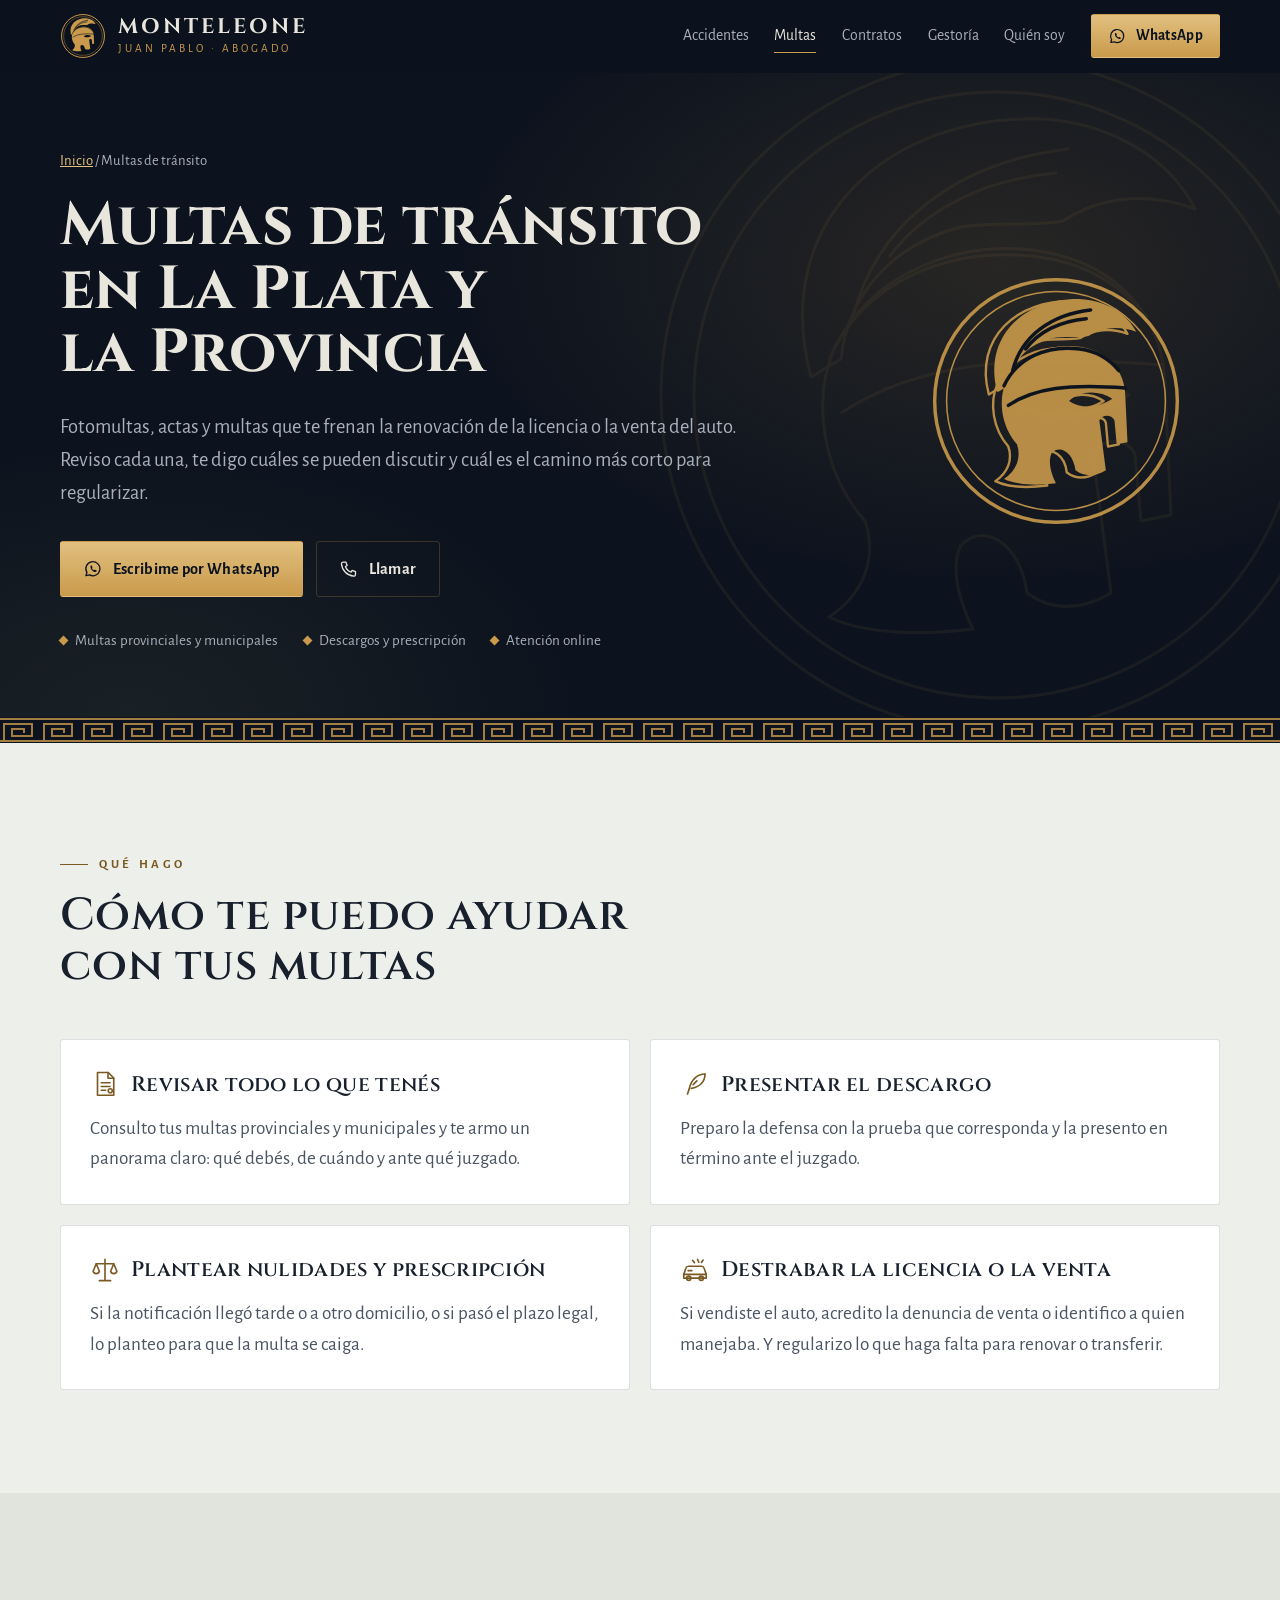
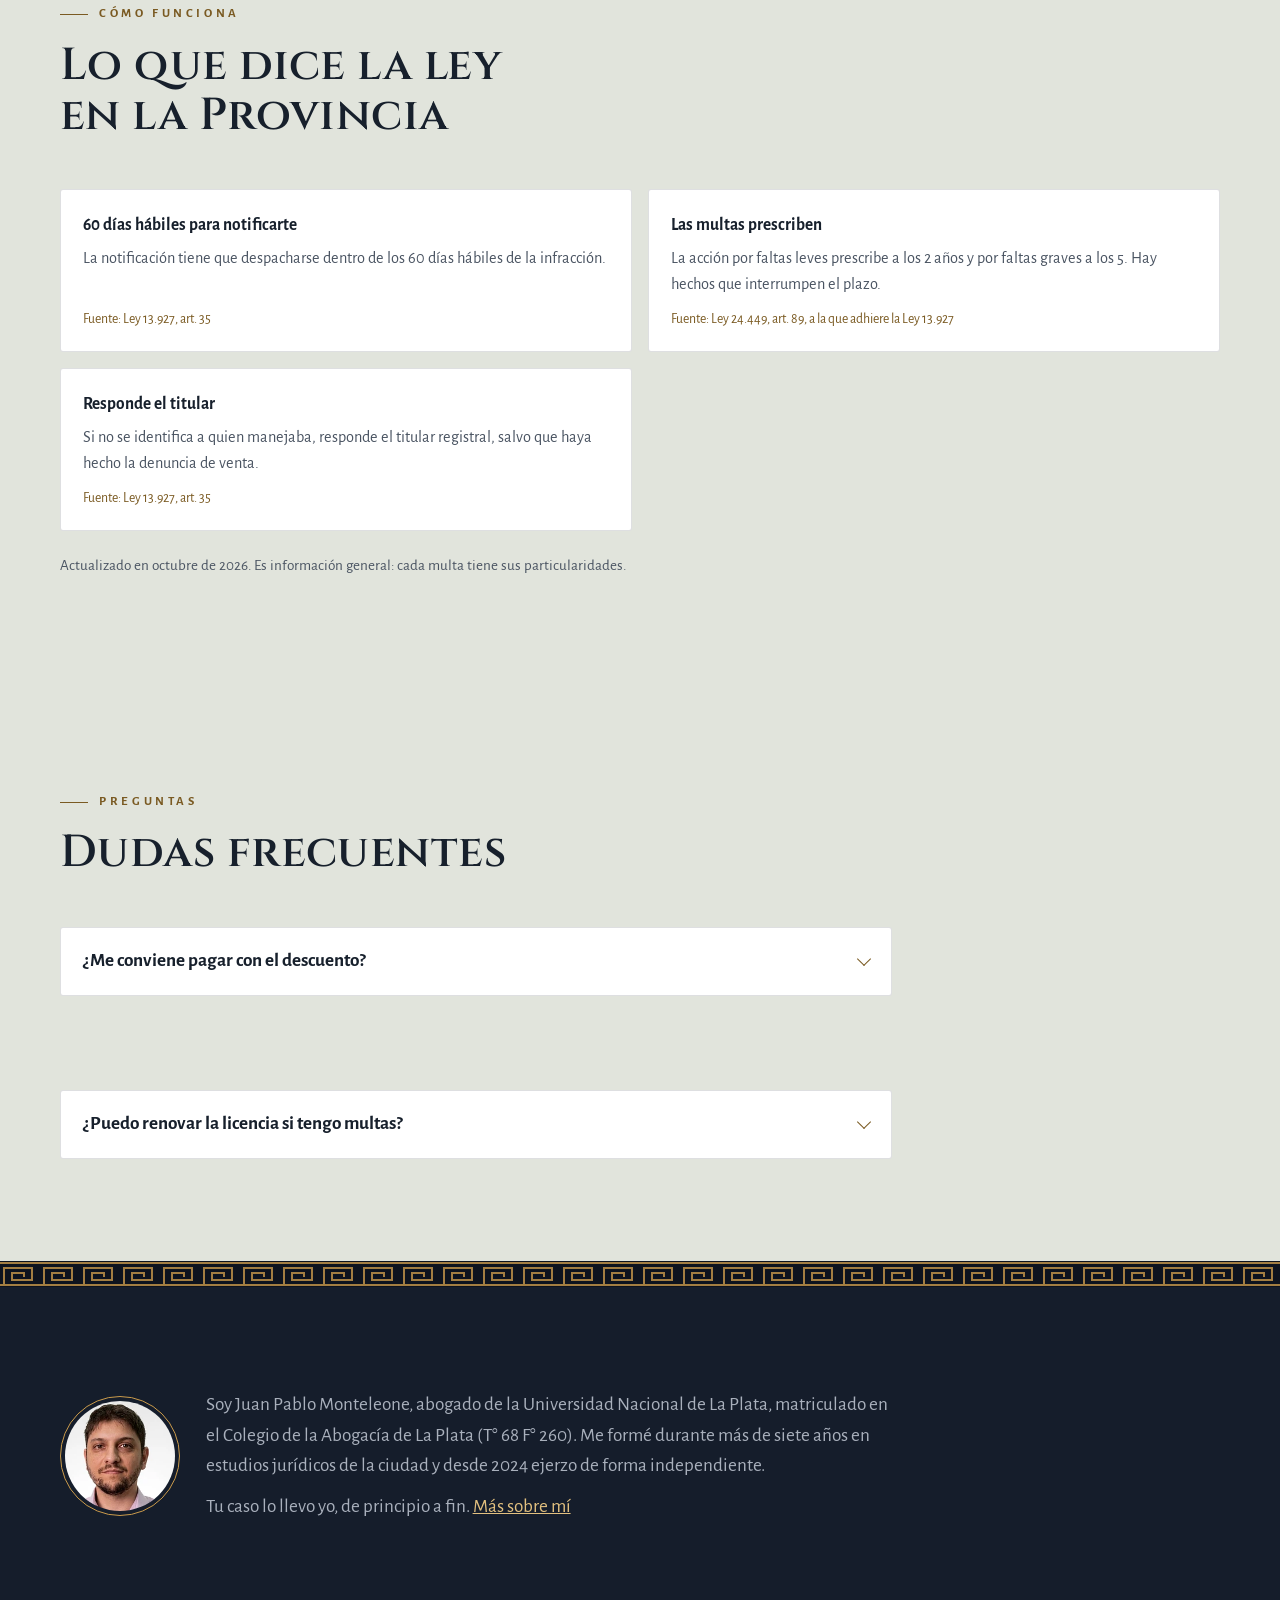
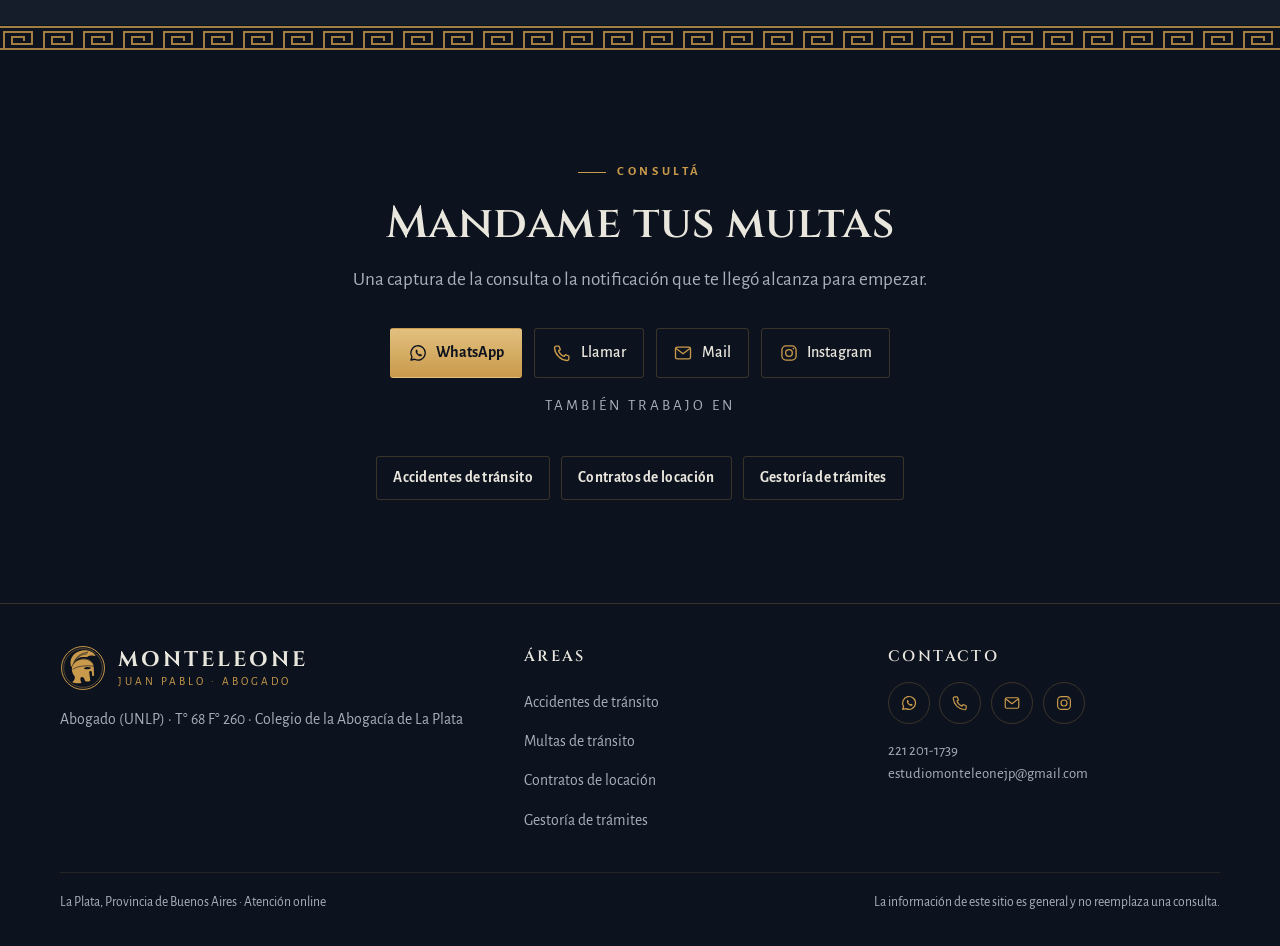
<file: multas/index.html>
<!doctype html>
<html lang="es-AR">
<head>
<meta charset="utf-8">
<!-- BORRADOR: sacar la línea de abajo cuando Juan Pablo apruebe la publicación (en TODAS las páginas) -->
<meta name="viewport" content="width=device-width, initial-scale=1, viewport-fit=cover">
<title>Abogado para multas de tránsito en La Plata | Monteleone</title>
<meta name="description" content="Descargos, nulidades y prescripción de multas de tránsito en La Plata y la Provincia de Buenos Aires. Destrabá la licencia o la venta del auto.">
<meta name="theme-color" content="#0D131E">
<link rel="icon" href="/assets/logo/favicon.svg" type="image/svg+xml">
<link rel="apple-touch-icon" href="/assets/logo/apple-touch-icon.png">
<link rel="preload" href="/assets/fonts/cinzel-latin-700-normal.woff2" as="font" type="font/woff2" crossorigin>
<link rel="stylesheet" href="/styles.css">
<link rel="canonical" href="https://juanpablomonteleone.com.ar/multas/">
<meta property="og:type" content="website">
<meta property="og:locale" content="es_AR">
<meta property="og:site_name" content="Juan Pablo Monteleone, abogado">
<meta property="og:title" content="Abogado para multas de tránsito en La Plata | Monteleone">
<meta property="og:description" content="Descargos, nulidades y prescripción de multas de tránsito en La Plata y la Provincia de Buenos Aires. Destrabá la licencia o la venta del auto.">
<meta property="og:url" content="https://juanpablomonteleone.com.ar/multas/">
<meta name="twitter:card" content="summary_large_image">
<meta property="og:image" content="https://juanpablomonteleone.com.ar/assets/og/home.jpg">
<script type="application/ld+json">{"@context": "https://schema.org", "@type": "LegalService", "name": "Juan Pablo Monteleone, abogado", "url": "https://juanpablomonteleone.com.ar/", "telephone": "+5492212011739", "email": "estudiomonteleonejp@gmail.com", "image": "https://juanpablomonteleone.com.ar/assets/foto-rect.webp", "areaServed": "La Plata, Provincia de Buenos Aires", "address": {"@type": "PostalAddress", "addressLocality": "La Plata", "addressRegion": "Buenos Aires", "addressCountry": "AR"}, "knowsAbout": ["Accidentes de tránsito", "Multas de tránsito", "Contratos de locación", "Gestoría de trámites"], "sameAs": ["https://www.instagram.com/monteleone.abogado/"]}</script>
</head>
<body>
<a class="saltar" href="#contenido">Saltar al contenido</a>
<header class="cabecera">
  <div class="contenedor">
    <a class="marca" href="/" aria-label="Juan Pablo Monteleone, abogado. Inicio">
      <svg viewBox="0 0 120 120" aria-hidden="true" ><g fill="none" style="stroke:var(--bronce)"><circle cx="60" cy="60" r="56" stroke-width="2.6"/><circle cx="60" cy="60" r="50.5" stroke-width="1"/></g><g transform="translate(-4 1)" style="fill:var(--bronce)"><path d="M33 56 C 26 30, 46 12, 72 13 C 84 14, 93 20, 97 28 C 89 25, 81 26, 75 30 C 70 31, 64 30, 58 31 C 46 34, 39 43, 38 53 Z"/><path fill-rule="evenodd" d="M36 96 C 42 92, 44 86, 42 80 C 35 72, 33 60, 37 51 C 43 39, 57 33, 71 35 C 84 37, 92 46, 92 58 L 93 79 L 88 80 L 87 69 C 86 66, 81 66, 80 69 L 83 92 C 78 95, 73 95, 69 92 C 68 84, 62 80, 58 84 C 56 88, 58 94, 60 98 C 52 99, 42 99, 36 96 Z M 66 60 C 71 55, 80 55, 86 59 C 80 63, 72 64, 66 60 Z"/></g><g transform="translate(-4 1)" fill="none" stroke-linecap="round" style="stroke:var(--noche)" stroke-width="1.6"><path d="M36 53 C 42 40, 56 34, 71 36 C 79 37, 85 41, 89 46"/><path d="M40 46 C 44 30, 58 20, 76 18"/><path d="M46 36 C 52 28, 62 23, 74 22"/><path d="M38 62 C 50 54, 66 52, 92 54"/></g></svg>
      <span class="marca-texto"><span class="marca-nombre">MONTELEONE</span><span class="marca-sub">Juan Pablo · Abogado</span></span>
    </a>
    <button class="menu-btn" type="button" aria-expanded="false" aria-controls="nav" aria-label="Abrir menú"><span></span><span></span><span></span></button>
    <nav class="nav" id="nav" aria-label="Principal">
      <a class="nav-link" href="/accidentes/">Accidentes</a><a class="nav-link" href="/multas/" aria-current="page">Multas</a><a class="nav-link" href="/contratos/">Contratos</a><a class="nav-link" href="/gestoria/">Gestoría</a><a class="nav-link" href="/#quien-soy">Quién soy</a>
      <a class="btn btn-oro btn-chico" href="https://wa.me/5492212011739?text=Hola%20Juan%20Pablo%2C%20vi%20tu%20web%20y%20quiero%20hacerte%20una%20consulta." target="_blank" rel="noopener"><svg viewBox="0 0 24 24" aria-hidden="true" fill="none" stroke="currentColor" stroke-width="1.6" stroke-linejoin="round"><path d="M3.6 20.4l1.2-3.9A8.6 8.6 0 1 1 8 19.5z"/><path fill="currentColor" stroke="none" d="M9 8.6c.2-.5.6-.6.9-.6h.5c.2 0 .4.1.5.4l.7 1.6c.1.2 0 .5-.1.6l-.5.6c.6 1.1 1.4 1.9 2.5 2.5l.6-.5c.2-.2.4-.2.6-.1l1.6.7c.3.1.4.3.4.5v.5c0 .3-.1.7-.6.9-.7.3-1.9.4-3.7-.8-1.5-1-2.6-2.4-3-3.6-.4-1.3-.1-2.1.1-2.7z"/></svg>WhatsApp</a>
    </nav>
  </div>
</header>
<main id="contenido">
<section class="hero hero-area">
  <svg class="hero-marca-agua" viewBox="0 0 120 120" aria-hidden="true"><g fill="none" stroke="#C99A4B" stroke-width=".5" stroke-linejoin="round"><circle pathLength="1" cx="60" cy="60" r="56"/><circle pathLength="1" cx="60" cy="60" r="50.5"/><g transform="translate(-4 1)"><path pathLength="1" d="M33 56 C 26 30, 46 12, 72 13 C 84 14, 93 20, 97 28 C 89 25, 81 26, 75 30 C 70 31, 64 30, 58 31 C 46 34, 39 43, 38 53 Z"/><path pathLength="1" d="M36 96 C 42 92, 44 86, 42 80 C 35 72, 33 60, 37 51 C 43 39, 57 33, 71 35 C 84 37, 92 46, 92 58 L 93 79 L 88 80 L 87 69 C 86 66, 81 66, 80 69 L 83 92 C 78 95, 73 95, 69 92 C 68 84, 62 80, 58 84 C 56 88, 58 94, 60 98 C 52 99, 42 99, 36 96 Z"/><path pathLength="1" d="M 66 60 C 71 55, 80 55, 86 59 C 80 63, 72 64, 66 60 Z"/><path pathLength="1" d="M36 53 C 42 40, 56 34, 71 36 C 79 37, 85 41, 89 46"/><path pathLength="1" d="M40 46 C 44 30, 58 20, 76 18"/><path pathLength="1" d="M46 36 C 52 28, 62 23, 74 22"/><path pathLength="1" d="M38 62 C 50 54, 66 52, 92 54"/></g></g></svg>
  <div class="contenedor hero-grid">
    <div>
      <p class="migas entrada"><a href="/">Inicio</a> / Multas de tránsito</p>
      <h1><span class="linea"><span>Multas de tránsito en La Plata y la Provincia</span></span></h1>
      <p class="hero-lead entrada d1">Fotomultas, actas y multas que te frenan la renovación de la licencia o la venta del auto. Reviso cada una, te digo cuáles se pueden discutir y cuál es el camino más corto para regularizar.</p>
      
      <div class="hero-acciones entrada d2">
        <a class="btn btn-oro" href="https://wa.me/5492212011739?text=Hola%20Juan%20Pablo%2C%20quiero%20consultarte%20por%20unas%20multas%20de%20tr%C3%A1nsito." target="_blank" rel="noopener"><svg viewBox="0 0 24 24" aria-hidden="true" fill="none" stroke="currentColor" stroke-width="1.6" stroke-linejoin="round"><path d="M3.6 20.4l1.2-3.9A8.6 8.6 0 1 1 8 19.5z"/><path fill="currentColor" stroke="none" d="M9 8.6c.2-.5.6-.6.9-.6h.5c.2 0 .4.1.5.4l.7 1.6c.1.2 0 .5-.1.6l-.5.6c.6 1.1 1.4 1.9 2.5 2.5l.6-.5c.2-.2.4-.2.6-.1l1.6.7c.3.1.4.3.4.5v.5c0 .3-.1.7-.6.9-.7.3-1.9.4-3.7-.8-1.5-1-2.6-2.4-3-3.6-.4-1.3-.1-2.1.1-2.7z"/></svg>Escribime por WhatsApp</a>
        <a class="btn btn-linea" href="tel:+5492212011739"><svg viewBox="0 0 24 24" aria-hidden="true" fill="none" stroke="currentColor" stroke-width="1.6" stroke-linejoin="round"><path d="M5 3.8h3.4l1.6 4.1-2.1 1.3a11 11 0 0 0 6.9 6.9l1.3-2.1 4.1 1.6V19a2 2 0 0 1-2.1 2A16.5 16.5 0 0 1 3 5.9a2 2 0 0 1 2-2.1z"/></svg>Llamar</a>
      </div>
      <ul class="credenciales entrada d3"><li>Multas provinciales y municipales</li><li>Descargos y prescripción</li><li>Atención online</li></ul>
    </div>
    <svg class="emblema-lateral" viewBox="0 0 120 120" aria-hidden="true"><g fill="none" stroke="currentColor"><circle pathLength="1" class="trazo" cx="60" cy="60" r="56" stroke-width="1.6"/><circle pathLength="1" class="trazo" cx="60" cy="60" r="50.5" stroke-width=".7"/><g transform="translate(-4 1)" stroke-width="1.1" stroke-linejoin="round"><path pathLength="1" class="trazo" d="M33 56 C 26 30, 46 12, 72 13 C 84 14, 93 20, 97 28 C 89 25, 81 26, 75 30 C 70 31, 64 30, 58 31 C 46 34, 39 43, 38 53 Z"/><path pathLength="1" class="trazo" d="M36 96 C 42 92, 44 86, 42 80 C 35 72, 33 60, 37 51 C 43 39, 57 33, 71 35 C 84 37, 92 46, 92 58 L 93 79 L 88 80 L 87 69 C 86 66, 81 66, 80 69 L 83 92 C 78 95, 73 95, 69 92 C 68 84, 62 80, 58 84 C 56 88, 58 94, 60 98 C 52 99, 42 99, 36 96 Z"/><path pathLength="1" class="trazo" d="M 66 60 C 71 55, 80 55, 86 59 C 80 63, 72 64, 66 60 Z"/></g></g><g class="relleno" transform="translate(-4 1)"><path fill="currentColor" d="M33 56 C 26 30, 46 12, 72 13 C 84 14, 93 20, 97 28 C 89 25, 81 26, 75 30 C 70 31, 64 30, 58 31 C 46 34, 39 43, 38 53 Z"/><path fill="currentColor" fill-rule="evenodd" d="M36 96 C 42 92, 44 86, 42 80 C 35 72, 33 60, 37 51 C 43 39, 57 33, 71 35 C 84 37, 92 46, 92 58 L 93 79 L 88 80 L 87 69 C 86 66, 81 66, 80 69 L 83 92 C 78 95, 73 95, 69 92 C 68 84, 62 80, 58 84 C 56 88, 58 94, 60 98 C 52 99, 42 99, 36 96 Z M 66 60 C 71 55, 80 55, 86 59 C 80 63, 72 64, 66 60 Z"/><g fill="none" stroke-linecap="round" stroke-width="1.6" style="stroke:var(--noche)"><path d="M36 53 C 42 40, 56 34, 71 36 C 79 37, 85 41, 89 46"/><path d="M40 46 C 44 30, 58 20, 76 18"/><path d="M46 36 C 52 28, 62 23, 74 22"/><path d="M38 62 C 50 54, 66 52, 92 54"/></g></g></svg>
  </div>
</section>
<div class="meandro" aria-hidden="true"></div>
<section class="seccion claro">
  <div class="contenedor">
    <div class="encabezado rv"><span class="rotulo">Qué hago</span><h2>Cómo te puedo ayudar con tus multas</h2></div>
    <div class="dos-col" data-escalonar>
      <div class="tarjeta"><h3><svg viewBox="0 0 24 24" aria-hidden="true" fill="none" stroke="currentColor" stroke-width="1.3" stroke-linejoin="round" stroke-linecap="round"><path d="M6 2.8h8.6L19 7.2V21H6z"/><path d="M14.4 2.8v4.6H19M9 11h7M9 14h7M9 17h3.5"/><circle cx="16.2" cy="17.4" r="1.6"/></svg>Revisar todo lo que tenés</h3><p>Consulto tus multas provinciales y municipales y te armo un panorama claro: qué debés, de cuándo y ante qué juzgado.</p></div>
      <div class="tarjeta"><h3><svg viewBox="0 0 24 24" aria-hidden="true" fill="none" stroke="currentColor" stroke-width="1.3" stroke-linejoin="round" stroke-linecap="round"><path d="M20 4c-6 0-11 4.5-12.5 11.5L6 20"/><path d="M20 4c0 6-4 10.5-11 11.5M10.5 12.5l3-3"/></svg>Presentar el descargo</h3><p>Preparo la defensa con la prueba que corresponda y la presento en término ante el juzgado.</p></div>
      <div class="tarjeta"><h3><svg viewBox="0 0 24 24" aria-hidden="true" fill="none" stroke="currentColor" stroke-width="1.3" stroke-linejoin="round" stroke-linecap="round"><path d="M12 3.5v16M7.5 20.5h9M5 7h14M12 5.5V7"/><path d="M5 7 2.5 13a2.6 2.6 0 0 0 5 0zM19 7l-2.5 6a2.6 2.6 0 0 0 5 0z"/></svg>Plantear nulidades y prescripción</h3><p>Si la notificación llegó tarde o a otro domicilio, o si pasó el plazo legal, lo planteo para que la multa se caiga.</p></div>
      <div class="tarjeta"><h3><svg viewBox="0 0 24 24" aria-hidden="true" fill="none" stroke="currentColor" stroke-width="1.3" stroke-linejoin="round" stroke-linecap="round"><path d="M3 15.5l1.7-4.9A2.2 2.2 0 0 1 6.8 9h10.4a2.2 2.2 0 0 1 2.1 1.6l1.7 4.9v3H3z"/><path d="M3 15.5h18M6.5 12.5h3"/><circle cx="7" cy="18.6" r="1.7"/><circle cx="17" cy="18.6" r="1.7"/><path d="M14 3.5l1 2.3M18.5 4l-1.4 2M10 4.2l1.6 1.9"/></svg>Destrabar la licencia o la venta</h3><p>Si vendiste el auto, acredito la denuncia de venta o identifico a quien manejaba. Y regularizo lo que haga falta para renovar o transferir.</p></div>
    </div>
  </div>
</section>

<section class="seccion claro alt">
  <div class="contenedor">
    <div class="encabezado rv"><span class="rotulo">Cómo funciona</span><h2>Lo que dice la ley en la Provincia</h2></div>
    <ul class="ley" data-escalonar><li><strong>60 días hábiles para notificarte</strong><span>La notificación tiene que despacharse dentro de los 60 días hábiles de la infracción.</span><small>Fuente: Ley 13.927, art. 35</small></li><li><strong>Las multas prescriben</strong><span>La acción por faltas leves prescribe a los 2 años y por faltas graves a los 5. Hay hechos que interrumpen el plazo.</span><small>Fuente: Ley 24.449, art. 89, a la que adhiere la Ley 13.927</small></li><li><strong>Responde el titular</strong><span>Si no se identifica a quien manejaba, responde el titular registral, salvo que haya hecho la denuncia de venta.</span><small>Fuente: Ley 13.927, art. 35</small></li></ul>
    <p class="actualizado rv">Actualizado en octubre de 2026. Es información general: cada multa tiene sus particularidades.</p>
  </div>
</section>
<section class="seccion claro alt">
  <div class="contenedor">
    <div class="encabezado rv"><span class="rotulo">Preguntas</span><h2>Dudas frecuentes</h2></div>
    <div class="faq" data-escalonar><details><summary>¿Me conviene pagar con el descuento?</summary><div class="resp"><p>Depende. A veces lo más rápido es pagar con el 50 % de descuento y a veces la multa se puede discutir o ya prescribió. Antes de pagar, conviene revisarla.</p></div></details><details><summary>Me llegó una multa de un auto que ya vendí. ¿Qué hago?</summary><div class="resp"><p>Si hiciste la denuncia de venta, se presenta como prueba. Si no la hiciste, hay otras formas de acreditar que ya no tenías el auto. Mandame lo que tengas y lo vemos.</p></div></details><details><summary>¿Puedo renovar la licencia si tengo multas?</summary><div class="resp"><p>Las multas impagas pueden bloquear la renovación. Reviso cuáles son, si alguna se puede discutir y cómo regularizar el resto para destrabar el trámite.</p></div></details></div>
  </div>
</section>
<div class="meandro" aria-hidden="true"></div>
<section class="seccion oscuro-2">
  <div class="contenedor">
    <div class="quien-corto rv">
      <img src="/assets/foto-avatar.webp" alt="Juan Pablo Monteleone" width="120" height="120" loading="lazy">
      <div>
        <p>Soy Juan Pablo Monteleone, abogado de la Universidad Nacional de La Plata, matriculado en el Colegio de la Abogacía de La Plata (T° 68 F° 260). Me formé durante más de siete años en estudios jurídicos de la ciudad y desde 2024 ejerzo de forma independiente.</p>
        <p>Tu caso lo llevo yo, de principio a fin. <a href="/#quien-soy">Más sobre mí</a></p>
      </div>
    </div>
  </div>
</section>
<div class="meandro invertido" aria-hidden="true"></div>
<section class="seccion cta-final">
  <div class="contenedor">
    <div class="rv">
      <span class="rotulo">Consultá</span>
      <h2>Mandame tus multas</h2>
      <p>Una captura de la consulta o la notificación que te llegó alcanza para empezar.</p>
      <div class="contacto-iconos"><a class="ico-btn principal" href="https://wa.me/5492212011739?text=Hola%20Juan%20Pablo%2C%20quiero%20consultarte%20por%20unas%20multas%20de%20tr%C3%A1nsito." target="_blank" rel="noopener"><svg viewBox="0 0 24 24" aria-hidden="true" fill="none" stroke="currentColor" stroke-width="1.6" stroke-linejoin="round"><path d="M3.6 20.4l1.2-3.9A8.6 8.6 0 1 1 8 19.5z"/><path fill="currentColor" stroke="none" d="M9 8.6c.2-.5.6-.6.9-.6h.5c.2 0 .4.1.5.4l.7 1.6c.1.2 0 .5-.1.6l-.5.6c.6 1.1 1.4 1.9 2.5 2.5l.6-.5c.2-.2.4-.2.6-.1l1.6.7c.3.1.4.3.4.5v.5c0 .3-.1.7-.6.9-.7.3-1.9.4-3.7-.8-1.5-1-2.6-2.4-3-3.6-.4-1.3-.1-2.1.1-2.7z"/></svg><span>WhatsApp</span></a><a class="ico-btn" href="tel:+5492212011739" title="221 201-1739"><svg viewBox="0 0 24 24" aria-hidden="true" fill="none" stroke="currentColor" stroke-width="1.6" stroke-linejoin="round"><path d="M5 3.8h3.4l1.6 4.1-2.1 1.3a11 11 0 0 0 6.9 6.9l1.3-2.1 4.1 1.6V19a2 2 0 0 1-2.1 2A16.5 16.5 0 0 1 3 5.9a2 2 0 0 1 2-2.1z"/></svg><span>Llamar</span></a><a class="ico-btn" href="mailto:estudiomonteleonejp@gmail.com" title="estudiomonteleonejp@gmail.com"><svg viewBox="0 0 24 24" aria-hidden="true" fill="none" stroke="currentColor" stroke-width="1.6" stroke-linejoin="round"><rect x="3" y="5" width="18" height="14" rx="2"/><path d="M3.8 6.6 12 13l8.2-6.4"/></svg><span>Mail</span></a><a class="ico-btn" href="https://www.instagram.com/monteleone.abogado/" target="_blank" rel="noopener" title="@monteleone.abogado"><svg viewBox="0 0 24 24" aria-hidden="true" fill="none" stroke="currentColor" stroke-width="1.6"><rect x="3.5" y="3.5" width="17" height="17" rx="5"/><circle cx="12" cy="12" r="4"/><circle cx="17.3" cy="6.7" r="1" fill="currentColor" stroke="none"/></svg><span>Instagram</span></a></div>
    </div>
    <p class="otras-rotulo rv">También trabajo en</p>
    <div class="otras rv"><a class="btn btn-linea btn-chico" href="/accidentes/">Accidentes de tránsito</a><a class="btn btn-linea btn-chico" href="/contratos/">Contratos de locación</a><a class="btn btn-linea btn-chico" href="/gestoria/">Gestoría de trámites</a></div>
  </div>
</section>
</main>
<footer class="pie">
  <div class="contenedor">
    <div class="pie-grid">
      <div>
        <a class="marca" href="/" aria-label="Inicio"><svg viewBox="0 0 120 120" aria-hidden="true" ><g fill="none" style="stroke:var(--bronce)"><circle cx="60" cy="60" r="56" stroke-width="2.6"/><circle cx="60" cy="60" r="50.5" stroke-width="1"/></g><g transform="translate(-4 1)" style="fill:var(--bronce)"><path d="M33 56 C 26 30, 46 12, 72 13 C 84 14, 93 20, 97 28 C 89 25, 81 26, 75 30 C 70 31, 64 30, 58 31 C 46 34, 39 43, 38 53 Z"/><path fill-rule="evenodd" d="M36 96 C 42 92, 44 86, 42 80 C 35 72, 33 60, 37 51 C 43 39, 57 33, 71 35 C 84 37, 92 46, 92 58 L 93 79 L 88 80 L 87 69 C 86 66, 81 66, 80 69 L 83 92 C 78 95, 73 95, 69 92 C 68 84, 62 80, 58 84 C 56 88, 58 94, 60 98 C 52 99, 42 99, 36 96 Z M 66 60 C 71 55, 80 55, 86 59 C 80 63, 72 64, 66 60 Z"/></g><g transform="translate(-4 1)" fill="none" stroke-linecap="round" style="stroke:var(--noche)" stroke-width="1.6"><path d="M36 53 C 42 40, 56 34, 71 36 C 79 37, 85 41, 89 46"/><path d="M40 46 C 44 30, 58 20, 76 18"/><path d="M46 36 C 52 28, 62 23, 74 22"/><path d="M38 62 C 50 54, 66 52, 92 54"/></g></svg><span class="marca-texto"><span class="marca-nombre">MONTELEONE</span><span class="marca-sub">Juan Pablo · Abogado</span></span></a>
        <p class="matricula">Abogado (UNLP) · T° 68 F° 260 · Colegio de la Abogacía de La Plata</p>
      </div>
      <div>
        <h4>ÁREAS</h4>
        <ul><li><a href="/accidentes/">Accidentes de tránsito</a></li><li><a href="/multas/">Multas de tránsito</a></li><li><a href="/contratos/">Contratos de locación</a></li><li><a href="/gestoria/">Gestoría de trámites</a></li></ul>
      </div>
      <div>
        <h4>CONTACTO</h4>
        <div class="pie-iconos">
          <a href="https://wa.me/5492212011739?text=Hola%20Juan%20Pablo%2C%20vi%20tu%20web%20y%20quiero%20hacerte%20una%20consulta." target="_blank" rel="noopener" aria-label="WhatsApp"><svg viewBox="0 0 24 24" aria-hidden="true" fill="none" stroke="currentColor" stroke-width="1.6" stroke-linejoin="round"><path d="M3.6 20.4l1.2-3.9A8.6 8.6 0 1 1 8 19.5z"/><path fill="currentColor" stroke="none" d="M9 8.6c.2-.5.6-.6.9-.6h.5c.2 0 .4.1.5.4l.7 1.6c.1.2 0 .5-.1.6l-.5.6c.6 1.1 1.4 1.9 2.5 2.5l.6-.5c.2-.2.4-.2.6-.1l1.6.7c.3.1.4.3.4.5v.5c0 .3-.1.7-.6.9-.7.3-1.9.4-3.7-.8-1.5-1-2.6-2.4-3-3.6-.4-1.3-.1-2.1.1-2.7z"/></svg></a>
          <a href="tel:+5492212011739" aria-label="Llamar al 221 201-1739"><svg viewBox="0 0 24 24" aria-hidden="true" fill="none" stroke="currentColor" stroke-width="1.6" stroke-linejoin="round"><path d="M5 3.8h3.4l1.6 4.1-2.1 1.3a11 11 0 0 0 6.9 6.9l1.3-2.1 4.1 1.6V19a2 2 0 0 1-2.1 2A16.5 16.5 0 0 1 3 5.9a2 2 0 0 1 2-2.1z"/></svg></a>
          <a href="mailto:estudiomonteleonejp@gmail.com" aria-label="Enviar un mail"><svg viewBox="0 0 24 24" aria-hidden="true" fill="none" stroke="currentColor" stroke-width="1.6" stroke-linejoin="round"><rect x="3" y="5" width="18" height="14" rx="2"/><path d="M3.8 6.6 12 13l8.2-6.4"/></svg></a>
          <a href="https://www.instagram.com/monteleone.abogado/" target="_blank" rel="noopener" aria-label="Instagram"><svg viewBox="0 0 24 24" aria-hidden="true" fill="none" stroke="currentColor" stroke-width="1.6"><rect x="3.5" y="3.5" width="17" height="17" rx="5"/><circle cx="12" cy="12" r="4"/><circle cx="17.3" cy="6.7" r="1" fill="currentColor" stroke="none"/></svg></a>
        </div>
        <p class="pie-datos">221 201-1739<br>estudiomonteleonejp@gmail.com</p>
      </div>
    </div>
    <div class="pie-legal">
      <span>La Plata, Provincia de Buenos Aires · Atención online</span>
      <span>La información de este sitio es general y no reemplaza una consulta.</span>
    </div>
  </div>
</footer>
<a class="wa-fijo" data-wa-fijo href="https://wa.me/5492212011739?text=Hola%20Juan%20Pablo%2C%20quiero%20consultarte%20por%20unas%20multas%20de%20tr%C3%A1nsito." target="_blank" rel="noopener" aria-label="Escribir a Juan Pablo por WhatsApp"><svg class="wa-ico" viewBox="0 0 24 24" aria-hidden="true" fill="none" stroke="currentColor" stroke-width="1.6" stroke-linejoin="round"><path d="M3.6 20.4l1.2-3.9A8.6 8.6 0 1 1 8 19.5z"/><path fill="currentColor" stroke="none" d="M9 8.6c.2-.5.6-.6.9-.6h.5c.2 0 .4.1.5.4l.7 1.6c.1.2 0 .5-.1.6l-.5.6c.6 1.1 1.4 1.9 2.5 2.5l.6-.5c.2-.2.4-.2.6-.1l1.6.7c.3.1.4.3.4.5v.5c0 .3-.1.7-.6.9-.7.3-1.9.4-3.7-.8-1.5-1-2.6-2.4-3-3.6-.4-1.3-.1-2.1.1-2.7z"/></svg>Escribime por WhatsApp</a>
<script src="/main.js"></script>
</body>
</html>
</file>
<file: styles.css>
@font-face { font-family: "Cinzel"; src: url("assets/fonts/cinzel-latin-600-normal.woff2") format("woff2"); font-weight: 600; font-style: normal; font-display: swap; }
@font-face { font-family: "Cinzel"; src: url("assets/fonts/cinzel-latin-700-normal.woff2") format("woff2"); font-weight: 700; font-style: normal; font-display: swap; }
@font-face { font-family: "Alegreya Sans"; src: url("assets/fonts/alegreya-sans-latin-400-normal.woff2") format("woff2"); font-weight: 400; font-style: normal; font-display: swap; }
@font-face { font-family: "Alegreya Sans"; src: url("assets/fonts/alegreya-sans-latin-400-italic.woff2") format("woff2"); font-weight: 400; font-style: italic; font-display: swap; }
@font-face { font-family: "Alegreya Sans"; src: url("assets/fonts/alegreya-sans-latin-500-normal.woff2") format("woff2"); font-weight: 500; font-style: normal; font-display: swap; }
@font-face { font-family: "Alegreya Sans"; src: url("assets/fonts/alegreya-sans-latin-700-normal.woff2") format("woff2"); font-weight: 700; font-style: normal; font-display: swap; }
@font-face { font-family: "Alegreya"; src: url("assets/fonts/alegreya-latin-400-italic.woff2") format("woff2"); font-weight: 400; font-style: italic; font-display: swap; }

/* Monteleone · Abogado — estética "Atenea": noche ateniense, bronce y mármol.
   Layout: bandas alternadas oscuro/mármol; columnas que se apilan en celular. */
:root {
  --noche: #0D131E;
  --noche-2: #151D2B;
  --noche-3: #1C2638;
  --bronce: #C99A4B;
  --bronce-claro: #E2C07F;
  --bronce-texto: #7A5A22;      /* bronce legible sobre mármol */
  --marmol: #EDEFEA;
  --marmol-2: #E1E4DC;
  --tinta: #17202C;
  --tinta-2: #4A5462;
  --claro: #E9E6DD;             /* texto sobre noche */
  --claro-2: #A9B0BC;
  --linea-osc: rgba(201, 154, 75, .24);
  --linea-clara: rgba(23, 32, 44, .14);

  --f-display: "Cinzel", "Trajan Pro", "Times New Roman", serif;
  --f-texto: "Alegreya Sans", "Segoe UI", system-ui, sans-serif;
  --f-cita: "Alegreya", Georgia, serif;

  --ancho: 1160px;
  --radio: 3px;
  --ease: cubic-bezier(.2, .7, .2, 1);
  --gutter-l: max(20px, env(safe-area-inset-left, 0px));
  --gutter-r: max(20px, env(safe-area-inset-right, 0px));
  color-scheme: dark;
}

*, *::before, *::after { box-sizing: border-box; }
html { scroll-behavior: smooth; -webkit-text-size-adjust: 100%; }
body {
  margin: 0;
  background: var(--noche);
  color: var(--claro);
  font-family: var(--f-texto);
  font-size: 1.2rem;
  line-height: 1.6;
  overflow-x: hidden;
}
body::before {
  content: ""; position: fixed; inset: 0 0 auto; height: env(safe-area-inset-top, 0px);
  z-index: 60; background: var(--noche);
}
img { max-width: 100%; height: auto; display: block; }
a { color: inherit; }
:focus-visible { outline: 2px solid var(--bronce-claro); outline-offset: 3px; }
h1, h2, h3 { text-wrap: balance; margin: 0; }
p { margin: 0; }
ul, ol { margin: 0; padding: 0; }

.saltar { position: absolute; left: -9999px; top: 0; background: var(--bronce); color: var(--noche); padding: .6rem 1rem; z-index: 100; }
.saltar:focus { left: 1rem; top: 1rem; }

.contenedor {
  width: 100%; max-width: calc(var(--ancho) + 40px); margin: 0 auto;
  padding-left: var(--gutter-l); padding-right: var(--gutter-r);
}

/* ---------- Cabecera ---------- */
.cabecera {
  position: sticky; top: env(safe-area-inset-top, 0px); z-index: 50;
  background: rgba(13, 19, 30, .86);
  backdrop-filter: blur(10px); -webkit-backdrop-filter: blur(10px);
  border-bottom: 1px solid transparent;
  transition: border-color .4s var(--ease), background .4s var(--ease);
}
.cabecera.con-sombra { border-bottom-color: var(--linea-osc); background: rgba(13, 19, 30, .96); }
.cabecera .contenedor { display: flex; align-items: center; justify-content: space-between; gap: 1rem; padding-block: .8rem; }

.marca { display: flex; align-items: center; gap: .75rem; text-decoration: none; color: var(--claro); }
.marca svg { width: 46px; height: 46px; flex: none; transition: transform .6s var(--ease); }
.marca:hover svg { transform: rotate(-6deg) scale(1.04); }
.marca-texto { display: flex; flex-direction: column; line-height: 1.05; }
.marca-nombre { font-family: var(--f-display); font-weight: 700; font-size: 1.32rem; letter-spacing: .14em; }
.marca-sub { font-size: .72rem; letter-spacing: .26em; text-transform: uppercase; color: var(--bronce); margin-top: .3rem; }

.nav { display: flex; align-items: center; gap: 1.6rem; }
.nav a.nav-link {
  text-decoration: none; font-size: .98rem; color: var(--claro-2); position: relative; padding-block: .3rem;
  transition: color .3s;
}
.nav a.nav-link::after {
  content: ""; position: absolute; left: 0; right: 0; bottom: 0; height: 1px; background: var(--bronce);
  transform: scaleX(0); transform-origin: left; transition: transform .45s var(--ease);
}
.nav a.nav-link:hover, .nav a.nav-link[aria-current="page"] { color: var(--claro); }
.nav a.nav-link:hover::after, .nav a.nav-link[aria-current="page"]::after { transform: scaleX(1); }

.menu-btn { display: none; background: none; border: 1px solid var(--linea-osc); color: var(--claro); border-radius: var(--radio); width: 44px; height: 44px; cursor: pointer; }
.menu-btn span { display: block; width: 20px; height: 1.5px; background: currentColor; margin: 5px auto; transition: transform .35s var(--ease), opacity .3s; }
.menu-btn[aria-expanded="true"] span:nth-child(1) { transform: translateY(6.5px) rotate(45deg); }
.menu-btn[aria-expanded="true"] span:nth-child(2) { opacity: 0; }
.menu-btn[aria-expanded="true"] span:nth-child(3) { transform: translateY(-6.5px) rotate(-45deg); }

/* ---------- Botones ---------- */
.btn {
  display: inline-flex; align-items: center; justify-content: center; gap: .6rem;
  font-family: var(--f-texto); font-weight: 700; font-size: 1.02rem; letter-spacing: .02em;
  padding: .85rem 1.4rem; border-radius: var(--radio); text-decoration: none; cursor: pointer;
  border: 1px solid transparent; position: relative; overflow: hidden; isolation: isolate;
  transition: transform .35s var(--ease), box-shadow .35s var(--ease), background .3s, color .3s, border-color .3s;
}
.btn svg { width: 1.2em; height: 1.2em; flex: none; }
.btn-oro { background: linear-gradient(180deg, var(--bronce-claro), var(--bronce)); color: var(--noche); }
.btn-oro::before {
  content: ""; position: absolute; inset: 0; z-index: -1;
  background: linear-gradient(110deg, transparent 30%, rgba(255, 255, 255, .55) 50%, transparent 70%);
  transform: translateX(-120%); transition: transform .9s var(--ease);
}
.btn-oro:hover::before { transform: translateX(120%); }
.btn-oro:hover { transform: translateY(-2px); box-shadow: 0 10px 28px -10px rgba(201, 154, 75, .7); }
.btn-linea { border-color: var(--linea-osc); color: var(--claro); background: transparent; }
.btn-linea:hover { border-color: var(--bronce); color: var(--bronce-claro); transform: translateY(-2px); }
.btn-chico { padding: .55rem 1rem; font-size: .95rem; }
.claro .btn-linea { border-color: var(--linea-clara); color: var(--tinta); }
.claro .btn-linea:hover { border-color: var(--bronce-texto); color: var(--bronce-texto); }

/* Contacto con íconos */
.contacto-iconos { display: flex; flex-wrap: wrap; gap: .75rem; }
.ico-btn {
  display: inline-flex; align-items: center; gap: .55rem; text-decoration: none;
  padding: .7rem 1.05rem; border: 1px solid var(--linea-osc); border-radius: var(--radio);
  color: var(--claro); font-weight: 500; font-size: 1rem;
  transition: border-color .3s, color .3s, transform .35s var(--ease), background .3s;
}
.ico-btn svg { width: 1.25em; height: 1.25em; color: var(--bronce); transition: transform .45s var(--ease); }
.ico-btn:hover { border-color: var(--bronce); color: var(--bronce-claro); transform: translateY(-2px); background: rgba(201, 154, 75, .06); }
.ico-btn:hover svg { transform: scale(1.12) rotate(-6deg); }
.ico-btn.principal { background: linear-gradient(180deg, var(--bronce-claro), var(--bronce)); color: var(--noche); border-color: transparent; font-weight: 700; }
.ico-btn.principal svg { color: var(--noche); }
.ico-btn.principal:hover { color: var(--noche); box-shadow: 0 10px 28px -10px rgba(201, 154, 75, .7); }

/* ---------- Meandro griego ---------- */
.meandro {
  height: 26px; opacity: .8;
  background-image: url("data:image/svg+xml,%3Csvg xmlns='http://www.w3.org/2000/svg' width='40' height='26' viewBox='0 0 20 13'%3E%3Cg fill='none' stroke='%23C99A4B' stroke-width='1'%3E%3Cpath d='M0 12H20M0 1H20'/%3E%3Cpath d='M2 12V3.5H16V9.5H6V6H12V8'/%3E%3C/g%3E%3C/svg%3E");
  background-repeat: repeat-x; background-size: 40px 26px;
  animation: meandro 60s linear infinite;
}
.meandro.invertido { animation-direction: reverse; }
@keyframes meandro { to { background-position: 400px 0; } }

/* ---------- Hero ---------- */
.hero { position: relative; overflow: hidden; padding-block: clamp(2.5rem, 6vw, 5rem) clamp(2.5rem, 5vw, 4rem); }
.hero::before {
  content: ""; position: absolute; inset: 0; pointer-events: none;
  background:
    radial-gradient(60% 70% at 78% 30%, rgba(201, 154, 75, .14), transparent 70%),
    radial-gradient(50% 60% at 10% 100%, rgba(92, 106, 74, .16), transparent 70%);
}
.hero-marca-agua {
  position: absolute; right: -6%; top: 50%; width: min(720px, 80vw); transform: translateY(-50%);
  opacity: .07; pointer-events: none;
}
.hero-marca-agua path, .hero-marca-agua circle { stroke-dasharray: 1; stroke-dashoffset: 1; animation: trazo 3.2s var(--ease) .2s forwards; }
@keyframes trazo { 0% { stroke-dashoffset: 1; stroke-dasharray: 1; } 99% { stroke-dashoffset: 0; stroke-dasharray: 1; } 100% { stroke-dashoffset: 0; stroke-dasharray: none; } }

.hero-grid { position: relative; display: grid; grid-template-columns: 1.15fr .85fr; gap: clamp(2rem, 5vw, 4.5rem); align-items: center; }
.hero h1 {
  font-family: var(--f-display); font-weight: 700; line-height: 1.04;
  font-size: clamp(2.3rem, 5vw, 4.2rem); letter-spacing: .005em; color: var(--claro);
}
.hero h1 .linea { display: block; overflow: hidden; padding-bottom: .06em; }
.hero h1 .linea > span { display: inline-block; animation: subir 1.1s var(--ease) both; }
.hero h1 .linea:nth-child(2) > span { animation-delay: .18s; }
.hero h1 em { font-style: normal; color: transparent; background: linear-gradient(100deg, var(--bronce) 0%, var(--bronce-claro) 45%, var(--bronce) 60%, var(--bronce-claro) 100%); background-size: 220% 100%; -webkit-background-clip: text; background-clip: text; animation: subir 1.1s var(--ease) .18s both, brillo 7s ease-in-out 1.4s infinite; }
@keyframes subir { from { transform: translateY(105%); } to { transform: none; } }
@keyframes brillo { 0%, 100% { background-position: 0% 0; } 50% { background-position: 100% 0; } }

.hero-lead { margin-top: 1.4rem; max-width: 34em; font-size: clamp(1.1rem, 1.6vw, 1.28rem); color: var(--claro-2); }
.hero-lead strong { color: var(--claro); font-weight: 500; }
.hero-acciones { display: flex; flex-wrap: wrap; gap: .8rem; margin-top: 2rem; }
.credenciales { display: flex; flex-wrap: wrap; gap: .6rem 1.6rem; margin-top: 2rem; list-style: none; font-size: .95rem; color: var(--claro-2); }
.credenciales li { display: flex; align-items: center; gap: .5rem; }
.credenciales li::before { content: ""; width: 7px; height: 7px; background: var(--bronce); transform: rotate(45deg); flex: none; }

.entrada { animation: aparecer 1s var(--ease) both; }
.entrada.d1 { animation-delay: .35s; } .entrada.d2 { animation-delay: .5s; } .entrada.d3 { animation-delay: .65s; }
@keyframes aparecer { from { opacity: 0; transform: translateY(18px); } to { opacity: 1; transform: none; } }

/* Retrato circular (medallón) */
.retrato { position: relative; justify-self: center; width: min(400px, 100%); }
.retrato-marco {
  position: relative; aspect-ratio: 1 / 1; max-width: 100%;
  border-radius: 50%; overflow: hidden;
  border: 1px solid var(--bronce); padding: 10px; background: var(--noche-2);
  outline: 1px solid var(--linea-osc); outline-offset: 12px;
  animation: revelar 1.4s var(--ease) .25s both;
}
.retrato-marco img {
  width: 100%; height: 100%; object-fit: cover; object-position: center 14%;
  border-radius: 50%;
  transition: transform 1.2s var(--ease);
}
.retrato:hover .retrato-marco img { transform: scale(1.025); }
@keyframes revelar { from { clip-path: circle(0% at 50% 50%); opacity: 0; } to { clip-path: circle(75% at 50% 50%); opacity: 1; } }
.retrato-pie {
  margin-top: 1.4rem; text-align: center; font-family: var(--f-cita); font-style: italic; color: var(--bronce-claro); font-size: 1.12rem;
}

/* ---------- Secciones ---------- */
.seccion { padding-block: clamp(3.5rem, 8vw, 6.5rem); position: relative; }
.claro { background: var(--marmol); color: var(--tinta); }
.claro.alt { background: var(--marmol-2); }
.oscuro-2 { background: var(--noche-2); }

.encabezado { max-width: 44rem; margin-bottom: clamp(2rem, 4vw, 3rem); }
.encabezado.centro { margin-inline: auto; text-align: center; }
.rotulo { display: inline-flex; align-items: center; gap: .7rem; font-size: .8rem; letter-spacing: .28em; text-transform: uppercase; color: var(--bronce); font-weight: 700; margin-bottom: 1rem; }
.claro .rotulo { color: var(--bronce-texto); }
.rotulo::before, .encabezado.centro .rotulo::after { content: ""; width: 28px; height: 1px; background: currentColor; }
h2 { font-family: var(--f-display); font-weight: 600; font-size: clamp(1.9rem, 3.6vw, 2.8rem); line-height: 1.12; letter-spacing: .01em; }
.encabezado p { margin-top: 1rem; color: var(--claro-2); font-size: 1.15rem; }
.claro .encabezado p { color: var(--tinta-2); }
h3 { font-family: var(--f-display); font-weight: 600; font-size: 1.32rem; line-height: 1.2; letter-spacing: .015em; }

/* Áreas */
.areas { display: grid; grid-template-columns: repeat(2, minmax(0, 1fr)); gap: 1.25rem; }
.area {
  position: relative; display: flex; flex-direction: column; gap: 1rem;
  background: #fff; border: 1px solid var(--linea-clara); border-radius: var(--radio);
  padding: 2rem 1.9rem 1.7rem; text-decoration: none; color: var(--tinta); overflow: hidden;
  transition: transform .5s var(--ease), box-shadow .5s var(--ease), border-color .4s;
}
.area::before {
  content: ""; position: absolute; left: 0; right: 0; top: 0; height: 3px;
  background: linear-gradient(90deg, var(--bronce), var(--bronce-claro));
  transform: scaleX(0); transform-origin: left; transition: transform .6s var(--ease);
}
.area:hover { transform: translateY(-6px); box-shadow: 0 24px 50px -28px rgba(13, 19, 30, .55); border-color: rgba(122, 90, 34, .35); }
.area:hover::before { transform: scaleX(1); }
.area-ico { width: 52px; height: 52px; color: var(--bronce-texto); transition: transform .6s var(--ease); }
.area:hover .area-ico { transform: rotate(-8deg) scale(1.08); }
.area p { color: var(--tinta-2); }
.area ul { list-style: none; display: grid; gap: .35rem; font-size: 1rem; }
.area li { display: flex; gap: .55rem; align-items: baseline; }
.area li::before { content: ""; width: 6px; height: 6px; background: var(--bronce); transform: rotate(45deg) translateY(-2px); flex: none; }
.area .ver { margin-top: auto; padding-top: .6rem; font-weight: 700; color: var(--bronce-texto); display: inline-flex; gap: .4rem; align-items: center; }
.area .ver span { transition: transform .4s var(--ease); }
.area:hover .ver span { transform: translateX(6px); }
.nota-centro { text-align: center; margin-top: 2rem; color: var(--tinta-2); }
.nota-centro a { color: var(--bronce-texto); font-weight: 700; }

/* Atenea */
.atenea { overflow: hidden; }
.atenea-grid { display: grid; grid-template-columns: .8fr 1.2fr; gap: clamp(2rem, 6vw, 5rem); align-items: center; }
.atenea-emblema { width: min(340px, 70vw); justify-self: center; color: var(--bronce); }
.atenea-emblema .trazo { stroke-dasharray: 1; stroke-dashoffset: 1; }
.visible .atenea-emblema .trazo { animation: trazo 2.6s var(--ease) forwards; }
.atenea-emblema .relleno { opacity: 0; transition: opacity 1.4s var(--ease) 1.6s; }
.sin-anim .atenea-emblema .trazo { stroke-dasharray: none; stroke-dashoffset: 0; }
.visible .atenea-emblema .relleno, .sin-anim .atenea-emblema .relleno { opacity: 1; }
.cita { font-family: var(--f-cita); font-style: italic; font-size: clamp(1.25rem, 2vw, 1.5rem); line-height: 1.45; color: var(--claro); margin-top: 1.4rem; max-width: 36em; }
.atenea p.texto { color: var(--claro-2); margin-top: 1rem; max-width: 38em; }

.pilares { display: grid; grid-template-columns: repeat(3, minmax(0, 1fr)); gap: 1.25rem; margin-top: clamp(2.5rem, 5vw, 4rem); }
.pilar { border-top: 1px solid var(--linea-osc); padding-top: 1.4rem; }
.pilar h3 { color: var(--bronce-claro); font-size: 1.18rem; }
.pilar p { color: var(--claro-2); margin-top: .6rem; font-size: 1.05rem; }

/* Pasos (secuencia real: numerales romanos) */
.pasos { list-style: none; display: grid; grid-template-columns: repeat(var(--n, 3), minmax(0, 1fr)); gap: 1.25rem; counter-reset: paso; }
.paso { position: relative; padding: 1.6rem 1.5rem; border: 1px solid var(--linea-clara); border-radius: var(--radio); background: rgba(255, 255, 255, .55); transition: transform .5s var(--ease), background .4s; }
.paso:hover { transform: translateY(-4px); background: #fff; }
.paso-num { font-family: var(--f-display); font-size: 2.4rem; line-height: 1; color: var(--bronce-texto); display: block; margin-bottom: .8rem; }
.paso h3 { font-size: 1.15rem; }
.paso p { color: var(--tinta-2); margin-top: .5rem; font-size: 1.02rem; }
.pasos-nota { margin-top: 1.6rem; color: var(--tinta-2); font-size: 1.02rem; max-width: 46em; }

/* Quién soy */
.quien-grid { display: grid; grid-template-columns: .75fr 1.25fr; gap: clamp(2rem, 6vw, 4.5rem); align-items: start; }
.quien-foto { position: relative; max-width: 360px; overflow: visible; }
.quien-foto img { border-radius: var(--radio); transition: transform 1.2s var(--ease); aspect-ratio: 4 / 5; object-fit: cover; object-position: center 15%; width: 100%; }
.quien-foto:hover img { transform: scale(1.02); }
.quien-foto::after { content: ""; position: absolute; inset: 14px -14px -14px 14px; border: 1px solid var(--bronce); border-radius: var(--radio); z-index: -1; }
.quien-foto { isolation: isolate; }
.quien-texto p + p { margin-top: 1rem; }
.quien-texto p { color: var(--claro-2); }
.quien-texto p.destacado { color: var(--claro); font-size: 1.2rem; }
.datos { display: grid; grid-template-columns: max-content 1fr; gap: .7rem 1.5rem; margin-top: 2rem; padding-top: 1.6rem; border-top: 1px solid var(--linea-osc); }
.datos dt { font-size: .78rem; letter-spacing: .22em; text-transform: uppercase; color: var(--bronce); padding-top: .2rem; }
.datos dd { margin: 0; color: var(--claro); }

/* Preguntas */
.faq { max-width: 52rem; display: grid; gap: .75rem; }
.faq details { border: 1px solid var(--linea-clara); border-radius: var(--radio); background: #fff; transition: border-color .3s, box-shadow .4s; }
.faq details[open] { border-color: rgba(122, 90, 34, .4); box-shadow: 0 14px 34px -26px rgba(13, 19, 30, .6); }
.faq summary { list-style: none; cursor: pointer; padding: 1.15rem 1.4rem; font-weight: 700; display: flex; justify-content: space-between; gap: 1rem; align-items: center; }
.faq summary::-webkit-details-marker { display: none; }
.faq summary::after { content: ""; width: 10px; height: 10px; border-right: 1.5px solid var(--bronce-texto); border-bottom: 1.5px solid var(--bronce-texto); transform: rotate(45deg); transition: transform .4s var(--ease); flex: none; margin-top: -4px; }
.faq details[open] summary::after { transform: rotate(-135deg); margin-top: 4px; }
.faq .resp { padding: 0 1.4rem 1.3rem; color: var(--tinta-2); }
.faq details[open] .resp { animation: aparecer .5s var(--ease) both; }
.faq .resp p + p { margin-top: .7rem; }

/* CTA final */
.cta-final { text-align: center; }
.cta-final h2 { max-width: 18em; margin-inline: auto; }
.cta-final p { margin: 1rem auto 0; color: var(--claro-2); max-width: 34em; }
.cta-final .contacto-iconos { justify-content: center; margin-top: 2rem; }

/* Pie */
.pie { border-top: 1px solid var(--linea-osc); padding-block: 2.6rem 2rem; color: var(--claro-2); font-size: .98rem; }
.pie-grid { display: grid; grid-template-columns: 1.3fr 1fr 1fr; gap: 2rem; }
.pie h4 { font-family: var(--f-display); font-weight: 600; color: var(--claro); font-size: .95rem; letter-spacing: .16em; margin: 0 0 .8rem; }
.pie ul { list-style: none; display: grid; gap: 0; }
.pie a { text-decoration: none; transition: color .3s; }
.pie ul a { display: inline-block; padding-block: .45rem; }
.nota-centro a { display: inline-block; padding-block: .3rem; }
.pie a:hover { color: var(--bronce-claro); }
.pie .matricula { margin-top: 1rem; }
.pie-iconos { display: flex; gap: .6rem; }
.pie-iconos a { width: 42px; height: 42px; display: grid; place-items: center; border: 1px solid var(--linea-osc); border-radius: 50%; color: var(--bronce); transition: transform .4s var(--ease), border-color .3s, background .3s; }
.pie-iconos a:hover { transform: translateY(-3px); border-color: var(--bronce); background: rgba(201, 154, 75, .08); }
.pie-iconos svg { width: 18px; height: 18px; }
.pie-datos { margin-top: .9rem; font-size: .92rem; user-select: all; }
.pie-legal { margin-top: 2rem; padding-top: 1.2rem; border-top: 1px solid rgba(201, 154, 75, .12); font-size: .85rem; display: flex; flex-wrap: wrap; justify-content: space-between; gap: .6rem; }

/* ---------- Páginas de área ---------- */
.migas { font-size: .92rem; color: var(--claro-2); margin-bottom: 1.4rem; }
.migas a { color: var(--bronce-claro); }
.hero-area h1 { font-size: clamp(2.2rem, 5vw, 3.8rem); }
.hero-area .hero-grid { grid-template-columns: 1.4fr .6fr; }
.alerta { margin-top: 1.4rem; display: inline-flex; gap: .6rem; align-items: center; border: 1px solid rgba(226, 120, 90, .5); color: #F2C2B2; padding: .6rem .9rem; border-radius: var(--radio); font-weight: 500; }
.hero-area .emblema-lateral { width: 100%; max-width: 260px; justify-self: center; color: var(--bronce); opacity: .9; }
.hero-area .emblema-lateral .trazo { stroke-dasharray: 1; stroke-dashoffset: 1; animation: trazo 2.6s var(--ease) .3s forwards; }
.hero-area .emblema-lateral .relleno { animation: aparecer 1.2s var(--ease) 1.8s both; }

.dos-col { display: grid; grid-template-columns: repeat(2, minmax(0, 1fr)); gap: 1.25rem; }
.cuatro-col { display: grid; grid-template-columns: repeat(2, minmax(0, 1fr)); gap: 1.25rem; }
.tarjeta { background: #fff; border: 1px solid var(--linea-clara); border-radius: var(--radio); padding: 1.8rem; transition: transform .5s var(--ease), box-shadow .5s var(--ease); }
.tarjeta:hover { transform: translateY(-4px); box-shadow: 0 20px 44px -30px rgba(13, 19, 30, .55); }
.tarjeta h3 { margin-bottom: .9rem; display: flex; align-items: center; gap: .7rem; }
.tarjeta h3 svg { width: 30px; height: 30px; color: var(--bronce-texto); flex: none; }
.tarjeta p { color: var(--tinta-2); }
.lista { list-style: none; display: grid; gap: .55rem; }
.lista li { display: flex; gap: .7rem; align-items: baseline; color: var(--tinta); }
.lista li::before { content: ""; width: 7px; height: 7px; background: var(--bronce); transform: rotate(45deg) translateY(-2px); flex: none; }

.principios { display: grid; grid-template-columns: repeat(3, minmax(0, 1fr)); gap: 1.25rem; margin-top: 2.4rem; }
.principio { border-left: 1px solid var(--bronce); padding-left: 1.2rem; }
.principio h3 { color: var(--bronce-claro); font-size: 1.12rem; }
.principio p { color: var(--claro-2); margin-top: .5rem; font-size: 1.04rem; }

.ley { display: grid; grid-template-columns: repeat(2, minmax(0, 1fr)); gap: 1rem; list-style: none; }
.ley li { background: #fff; border: 1px solid var(--linea-clara); border-radius: var(--radio); padding: 1.3rem 1.4rem; display: flex; flex-direction: column; gap: .4rem; transition: border-color .4s; }
.ley li:hover { border-color: rgba(122, 90, 34, .4); }
.ley strong { font-size: 1.08rem; color: var(--tinta); }
.ley span { color: var(--tinta-2); font-size: 1.02rem; }
.ley small { color: var(--bronce-texto); font-size: .86rem; margin-top: auto; padding-top: .3rem; }
.ley small a { color: inherit; }
.actualizado { margin-top: 1.4rem; font-size: .95rem; color: var(--tinta-2); max-width: 50em; }

.checklist { max-width: 46rem; display: grid; gap: .7rem; }
.check-cont { font-size: .95rem; color: var(--tinta-2); margin-bottom: .4rem; }
.check-cont b { color: var(--bronce-texto); }
.check { display: flex; gap: 1rem; align-items: flex-start; background: #fff; border: 1px solid var(--linea-clara); border-radius: var(--radio); padding: 1.1rem 1.3rem; cursor: pointer; transition: border-color .3s, background .3s; }
.check input { appearance: none; -webkit-appearance: none; width: 24px; height: 24px; border: 1.5px solid var(--bronce-texto); border-radius: 2px; flex: none; margin-top: .15rem; cursor: pointer; display: grid; place-items: center; transition: background .3s; }
.check input::after { content: ""; width: 6px; height: 12px; border-right: 2px solid var(--marmol); border-bottom: 2px solid var(--marmol); transform: rotate(45deg) scale(0); margin-top: -3px; transition: transform .3s var(--ease); }
.check input:checked { background: var(--bronce-texto); }
.check input:checked::after { transform: rotate(45deg) scale(1); }
.check:has(input:checked) { background: #F7F5EE; border-color: rgba(122, 90, 34, .4); }
.check strong { display: block; }
.check span { color: var(--tinta-2); font-size: 1.02rem; }

.enlaces-oficiales { display: flex; flex-wrap: wrap; gap: .8rem; margin-top: 1.4rem; }

.quien-corto { display: grid; grid-template-columns: 120px 1fr; gap: 1.6rem; align-items: center; max-width: 52rem; }
.quien-corto img { width: 120px; height: 120px; border-radius: 50%; object-fit: cover; object-position: center 15%; border: 1px solid var(--bronce); padding: 4px; }
.quien-corto p { color: var(--claro-2); }
.quien-corto p + p { margin-top: .6rem; }
.quien-corto a { color: var(--bronce-claro); }

.otras { display: flex; flex-wrap: wrap; gap: .7rem; justify-content: center; margin-top: 2.4rem; }
.otras-rotulo { text-align: center; margin-top: 3rem; color: var(--claro-2); font-size: .95rem; letter-spacing: .2em; text-transform: uppercase; }

/* ---------- Revelado al hacer scroll ---------- */
.js .rv { opacity: 0; transform: translateY(26px); transition: opacity .9s var(--ease), transform .9s var(--ease); transition-delay: var(--d, 0s); }
.js .rv.visible { opacity: 1; transform: none; }

/* ---------- Responsive ---------- */
@media (max-width: 960px) {
  .nav { position: fixed; inset: calc(env(safe-area-inset-top, 0px) + 72px) 0 auto 0; flex-direction: column; align-items: stretch; gap: 0; background: var(--noche); border-bottom: 1px solid var(--linea-osc); padding: .5rem var(--gutter-r) 1.2rem var(--gutter-l); transform: translateY(-12px); opacity: 0; visibility: hidden; transition: opacity .35s var(--ease), transform .35s var(--ease), visibility .35s; }
  .nav.abierto { opacity: 1; transform: none; visibility: visible; }
  .nav a.nav-link { padding: .85rem 0; border-bottom: 1px solid rgba(201, 154, 75, .1); font-size: 1.05rem; }
  .nav .btn { margin-top: 1rem; }
  .menu-btn { display: block; }
  .hero-grid, .hero-area .hero-grid, .atenea-grid, .quien-grid { grid-template-columns: 1fr; }
  .retrato { width: min(330px, 86%); }
  .hero-area .emblema-lateral { display: none; }
  .pilares, .principios { grid-template-columns: 1fr; }
  .pasos { grid-template-columns: repeat(2, minmax(0, 1fr)); }
  .pie-grid { grid-template-columns: 1fr 1fr; }
  .quien-foto { max-width: 300px; }
}
@media (max-width: 640px) {
  body { font-size: 1.12rem; }
  .areas, .dos-col, .cuatro-col, .ley, .pasos { grid-template-columns: 1fr; }
  .marca-nombre { font-size: 1.12rem; }
  .marca svg { width: 40px; height: 40px; }
  .hero-acciones .btn, .hero-acciones .ico-btn { flex: 1 1 100%; justify-content: center; }
  .pie-grid { grid-template-columns: 1fr; }
  .quien-corto { grid-template-columns: 1fr; text-align: left; }
  .datos { grid-template-columns: 1fr; gap: .2rem; }
  .datos dd { margin-bottom: .8rem; }
  .area { padding: 1.6rem 1.4rem; }
}

@media (prefers-reduced-motion: reduce) {
  *, *::before, *::after { animation-duration: .001ms !important; animation-delay: 0s !important; animation-iteration-count: 1 !important; transition-duration: .001ms !important; transition-delay: 0s !important; scroll-behavior: auto !important; }
  .js .rv { opacity: 1; transform: none; }
  .meandro { animation: none; }
}

/* Botón fijo de WhatsApp (solo celular y tablet; en escritorio está en la cabecera) */
.wa-fijo { display: none; }
@media (max-width: 960px) {
  .wa-fijo {
    position: fixed; z-index: 55; left: 14px; right: 14px; bottom: calc(14px + env(safe-area-inset-bottom, 0px));
    display: flex; align-items: center; justify-content: center; gap: .6rem; min-height: 54px;
    background: linear-gradient(180deg, var(--bronce-claro), var(--bronce)); color: var(--noche);
    font-weight: 700; font-size: 1.1rem; text-decoration: none; border-radius: var(--radio);
    box-shadow: 0 10px 30px -8px rgba(0, 0, 0, .65);
    transform: translateY(160%); opacity: 0; visibility: hidden;
    transition: transform .4s var(--ease), opacity .3s, visibility .4s;
  }
  .wa-fijo.visible { transform: none; opacity: 1; visibility: visible; }
  .wa-fijo .wa-ico { width: 1.35em; height: 1.35em; flex: none; }
  .pie { padding-bottom: 6.2rem; }
}

/* Selector de situación (accidentes) */
.situacion { max-width: 40rem; margin: 2rem auto 0; text-align: left; }
.situacion h3 { font: 600 1.05rem/1.3 var(--f-display); letter-spacing: .04em; text-align: center; color: var(--claro); }
.situacion h3 span { font-family: var(--f-texto); font-weight: 400; letter-spacing: 0; color: var(--claro-2); }
.situacion fieldset { border: 0; margin: 1.1rem 0 0; padding: 0; display: flex; flex-wrap: wrap; gap: .5rem; justify-content: center; }
.situacion legend { width: 100%; float: left; text-align: center; margin-bottom: .5rem; font-size: 1rem; color: var(--bronce-claro); }
.situacion fieldset > * { float: none; }
.chip { position: relative; display: inline-flex; }
.chip input { position: absolute; inset: 0; width: 100%; height: 100%; margin: 0; opacity: 0; cursor: pointer; }
.chip span { display: inline-flex; align-items: center; min-height: 44px; padding: .5rem 1rem; border: 1px solid var(--linea-osc); border-radius: var(--radio); font-size: 1.02rem; color: var(--claro); transition: background .25s, color .25s, border-color .25s; }
.chip:hover span { border-color: var(--bronce); }
.chip input:checked + span { background: var(--bronce-claro); color: var(--noche); border-color: transparent; font-weight: 700; }
.chip input:focus-visible + span { outline: 2px solid var(--bronce-claro); outline-offset: 3px; }
.cta-final .sit-msg { margin: 1.4rem auto 0; padding: .9rem 1.1rem; background: var(--noche-3); border-left: 3px solid var(--bronce); border-radius: var(--radio); color: var(--claro); font-size: 1.05rem; text-align: left; max-width: 34em; }
.sit-borrar { display: block; margin: .8rem auto 0; background: none; border: 0; color: var(--claro-2); text-decoration: underline; font: inherit; font-size: .95rem; cursor: pointer; min-height: 44px; padding: 0 .8rem; }
.sit-borrar:hover { color: var(--bronce-claro); }
</file>
